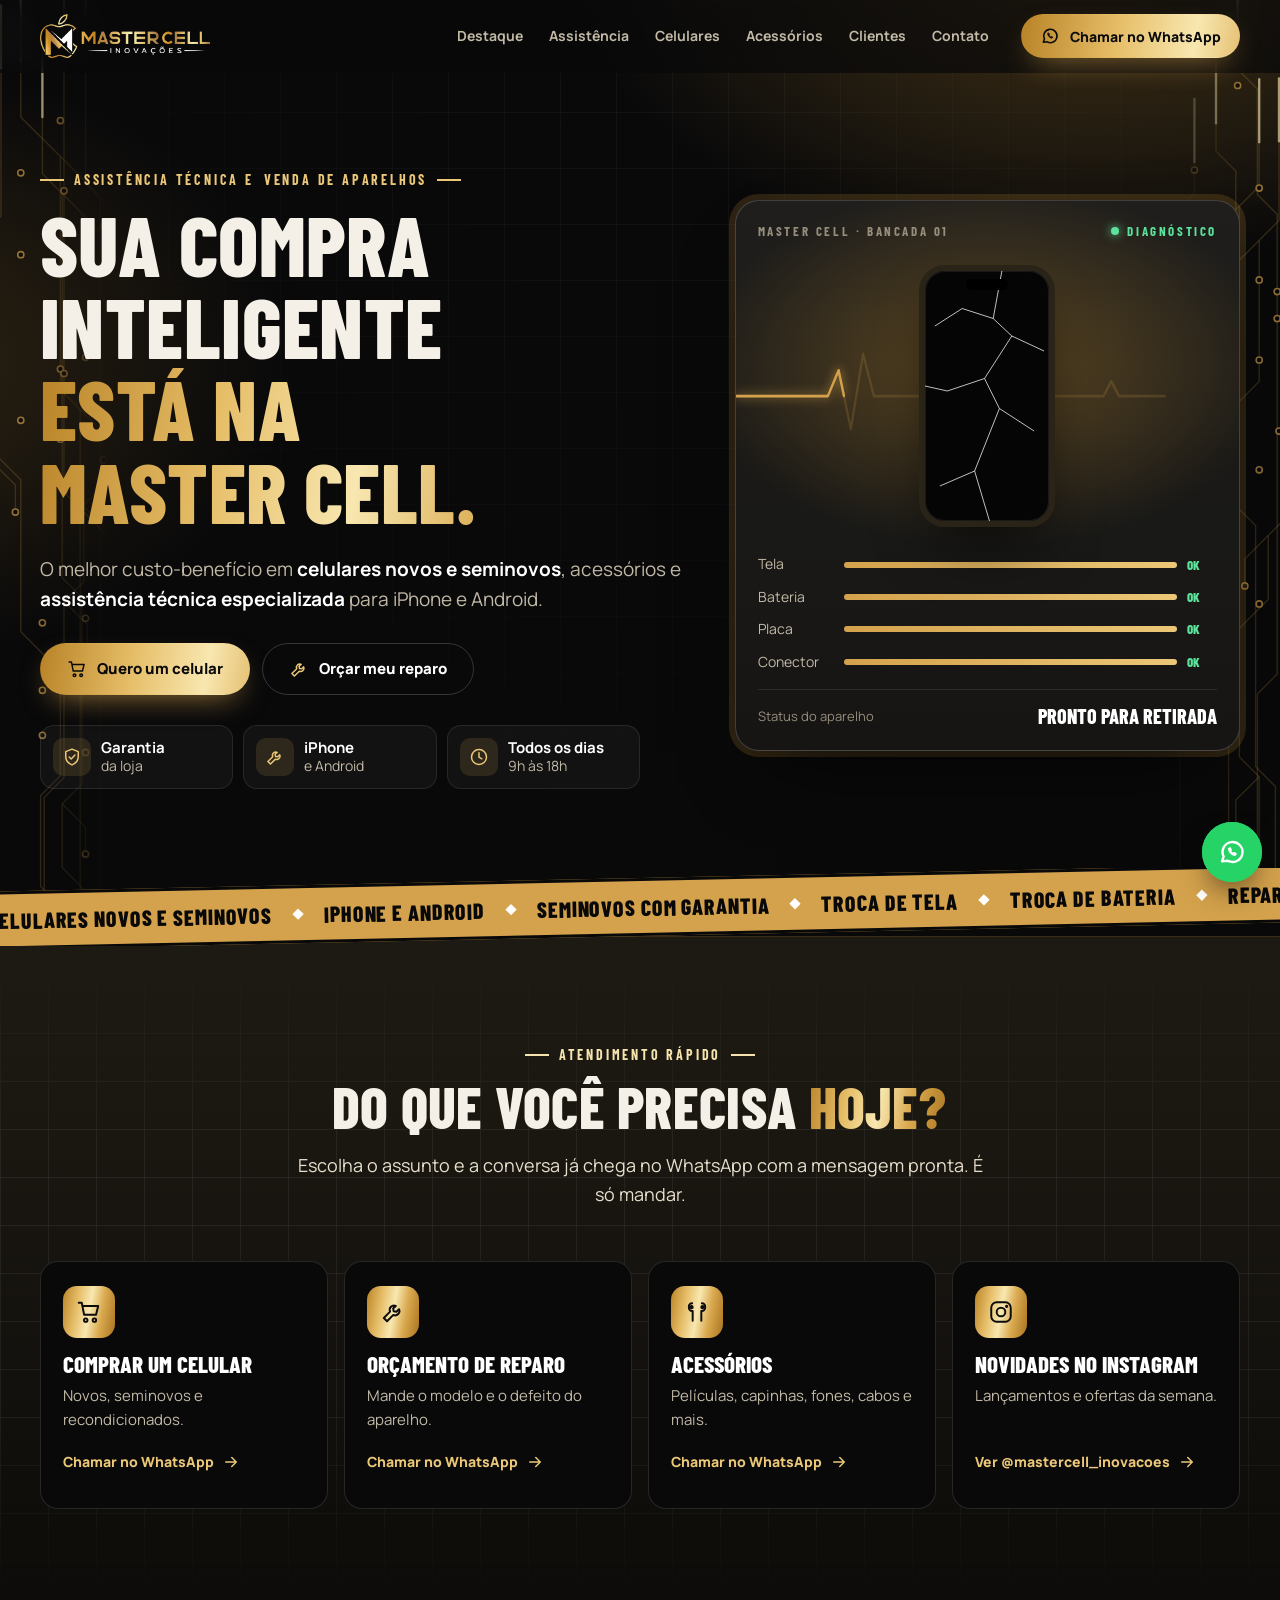
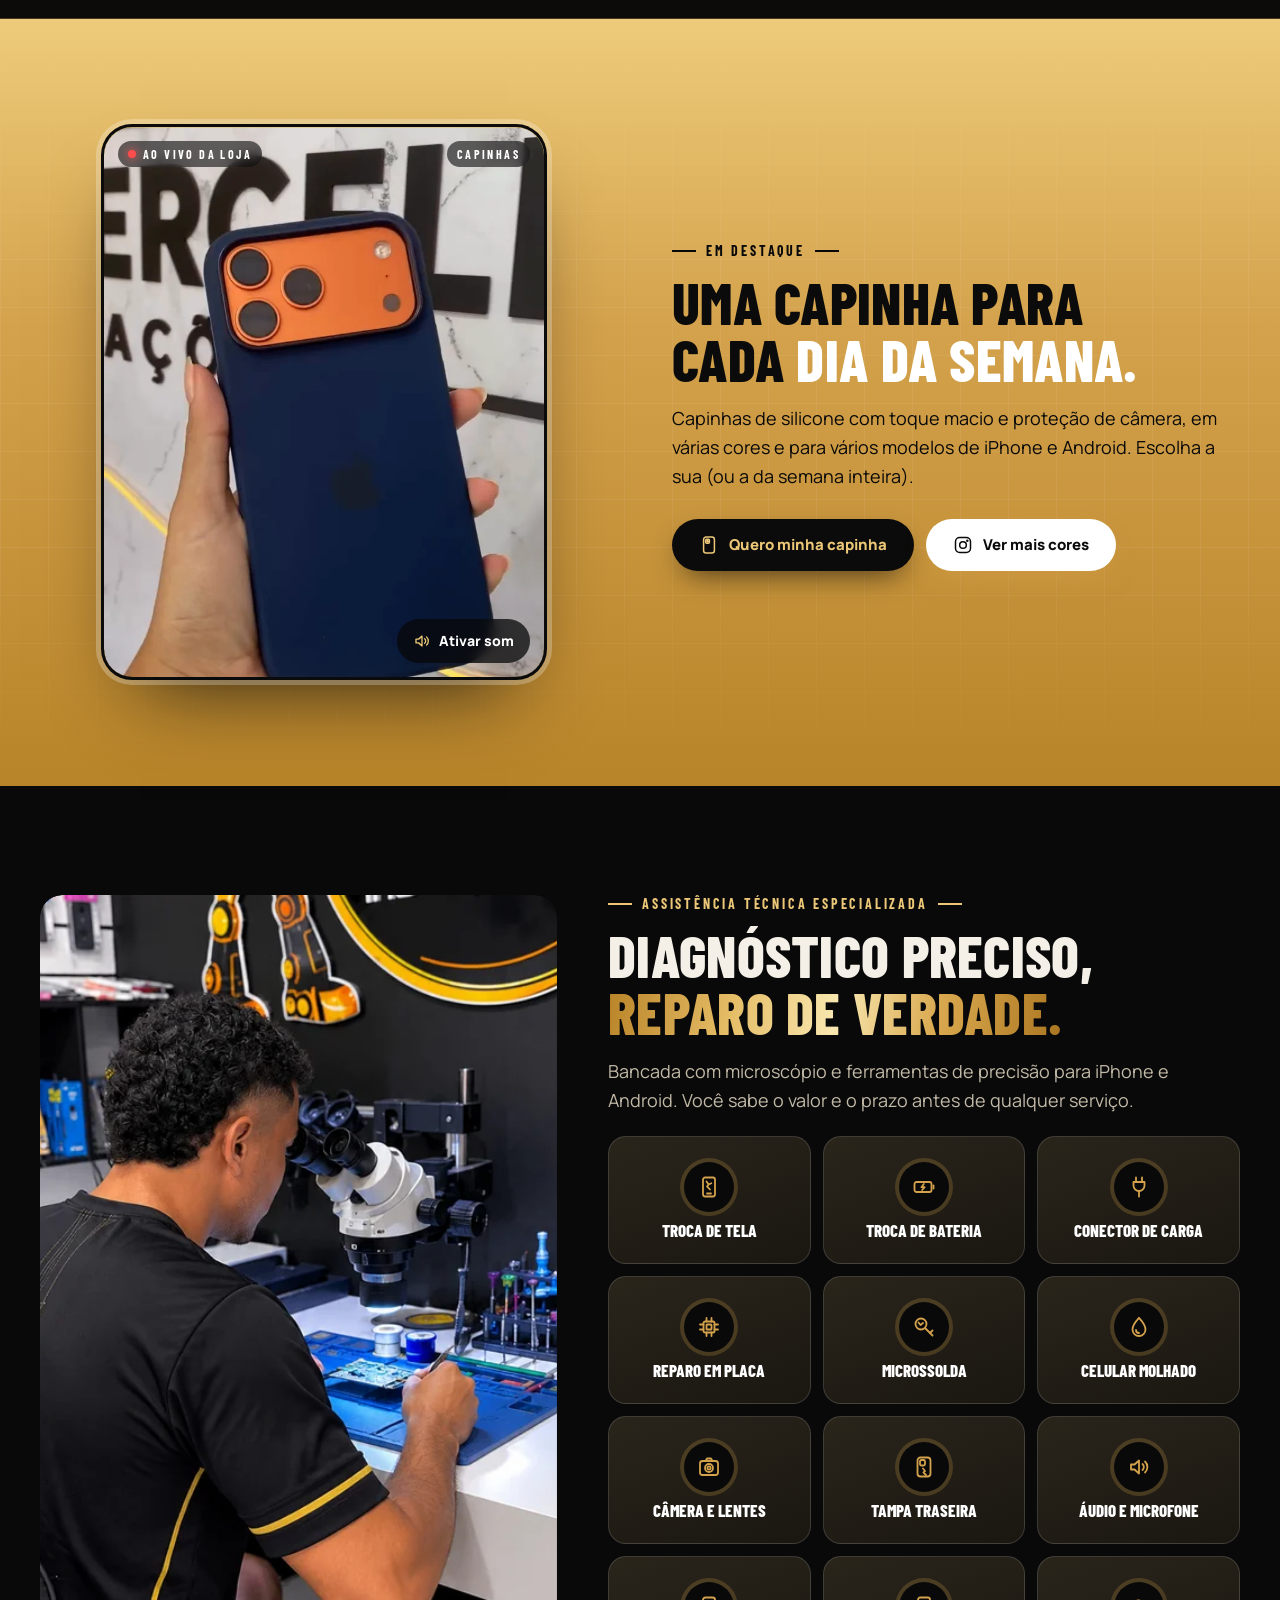
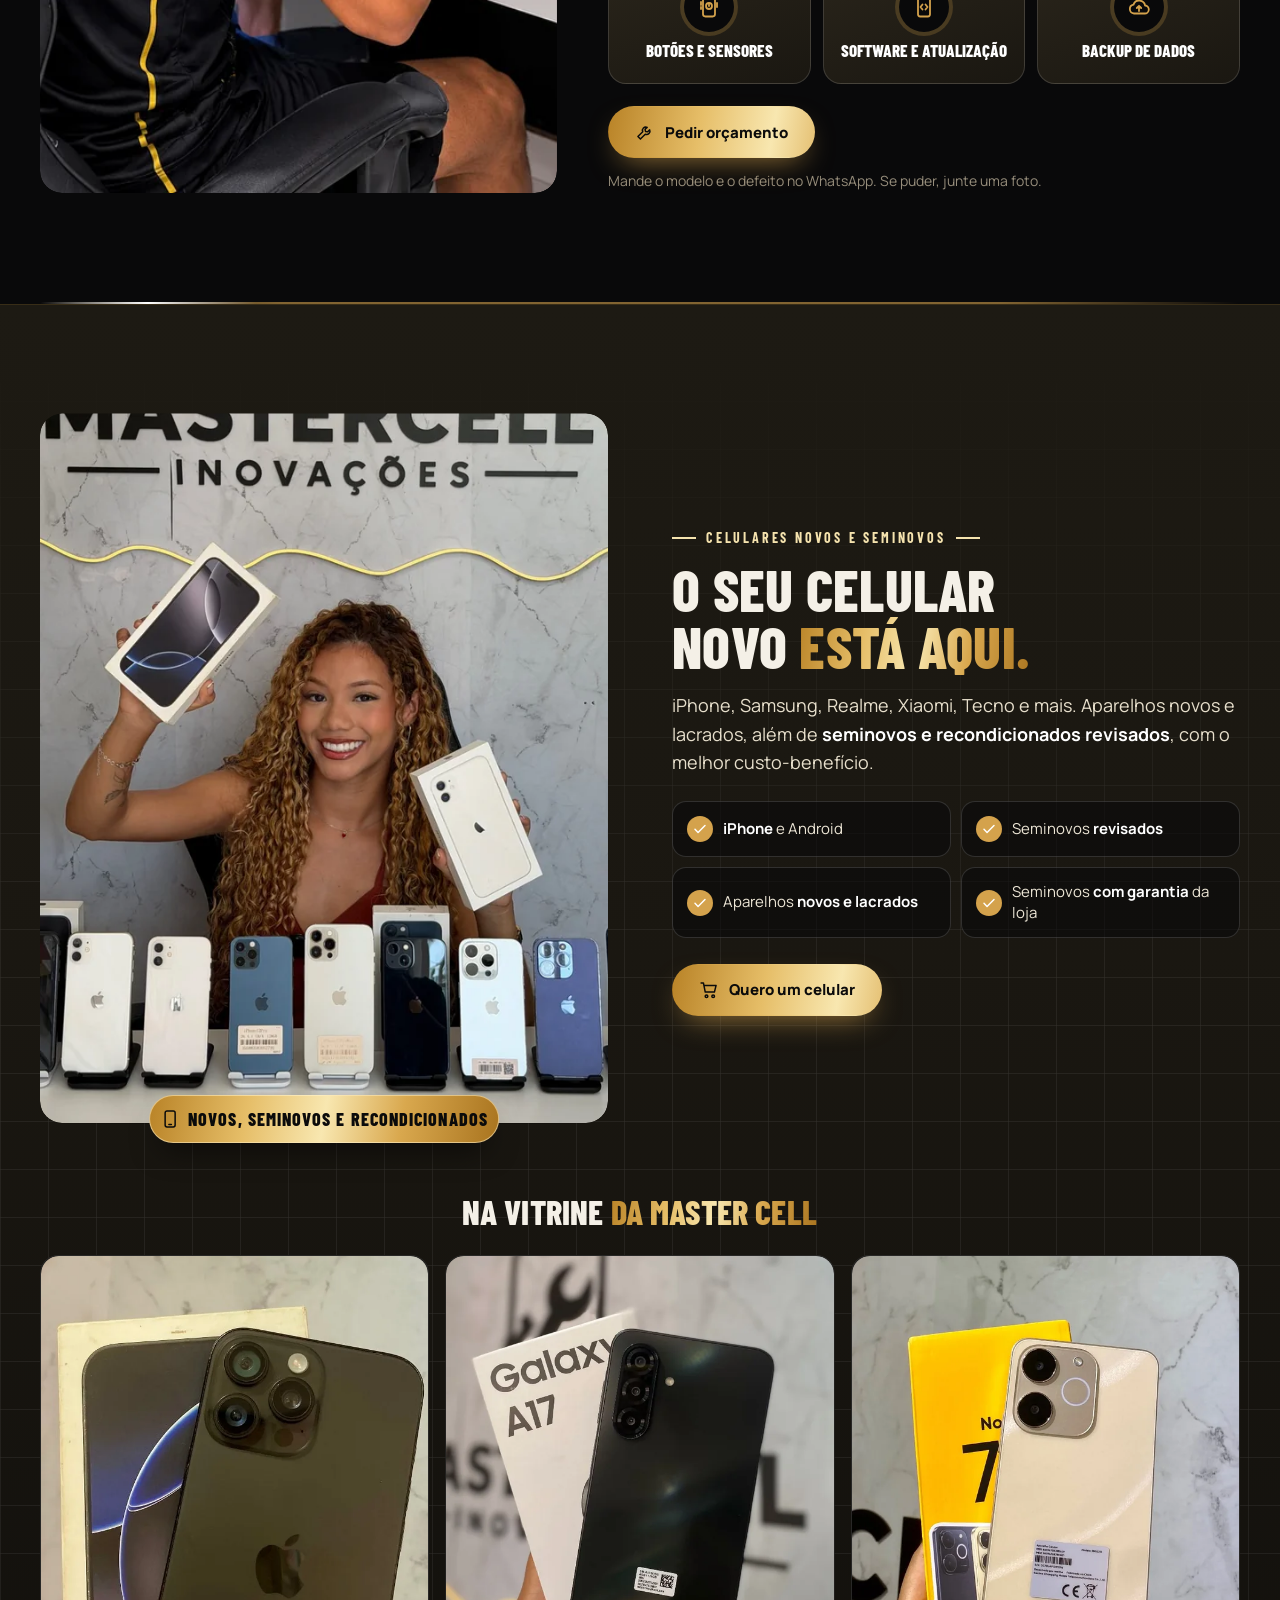
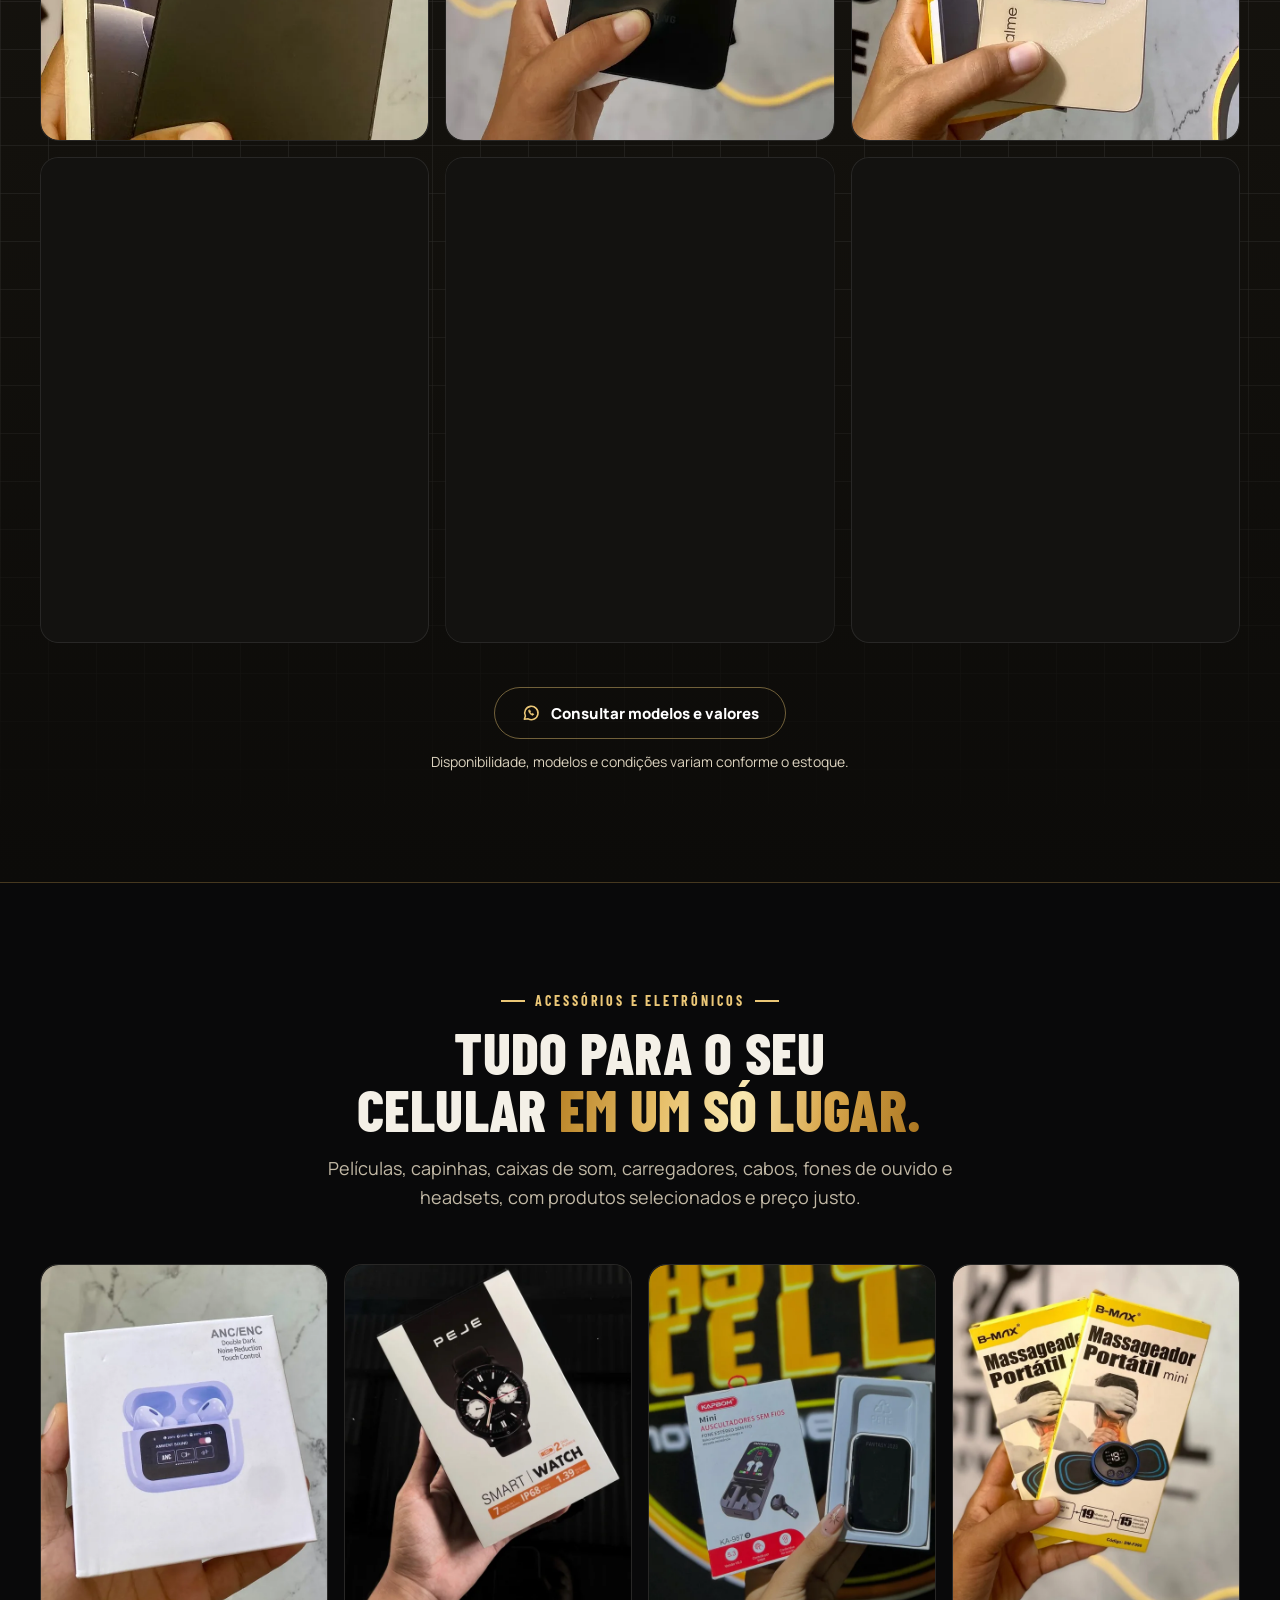
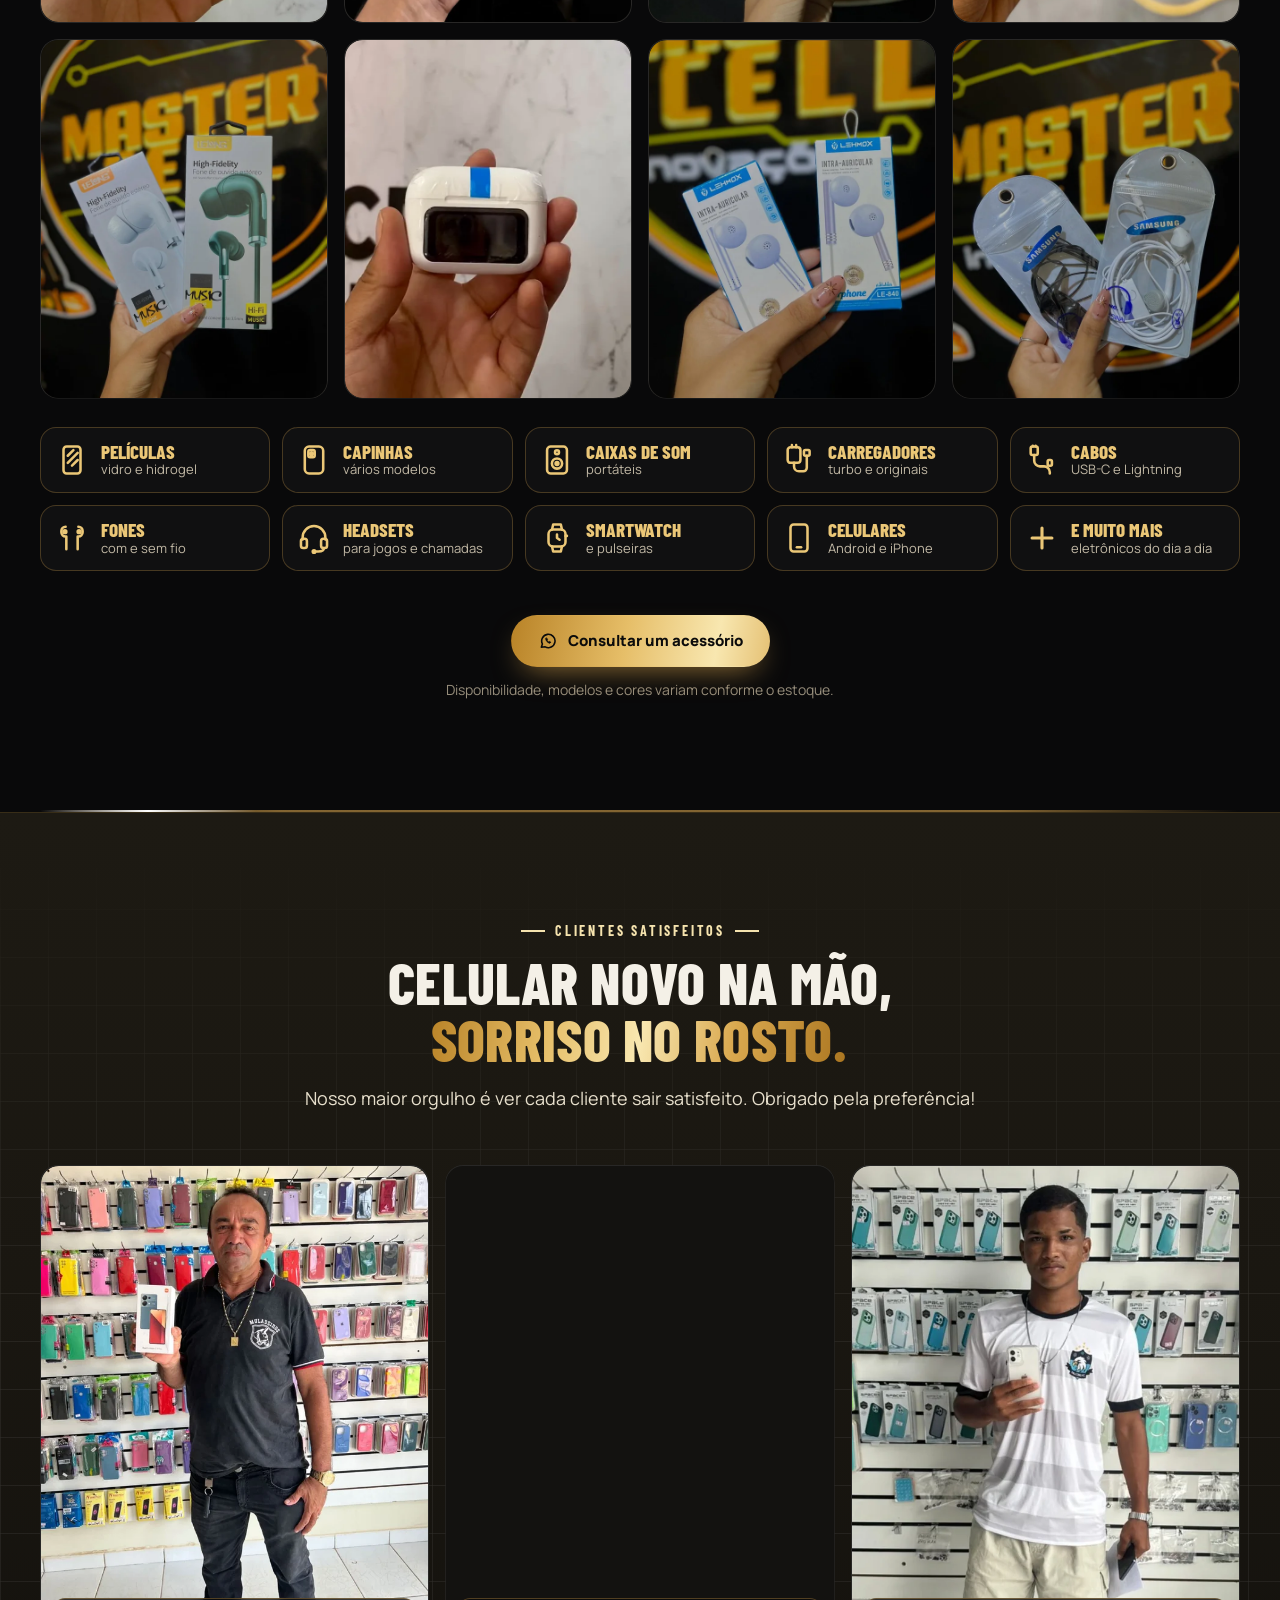
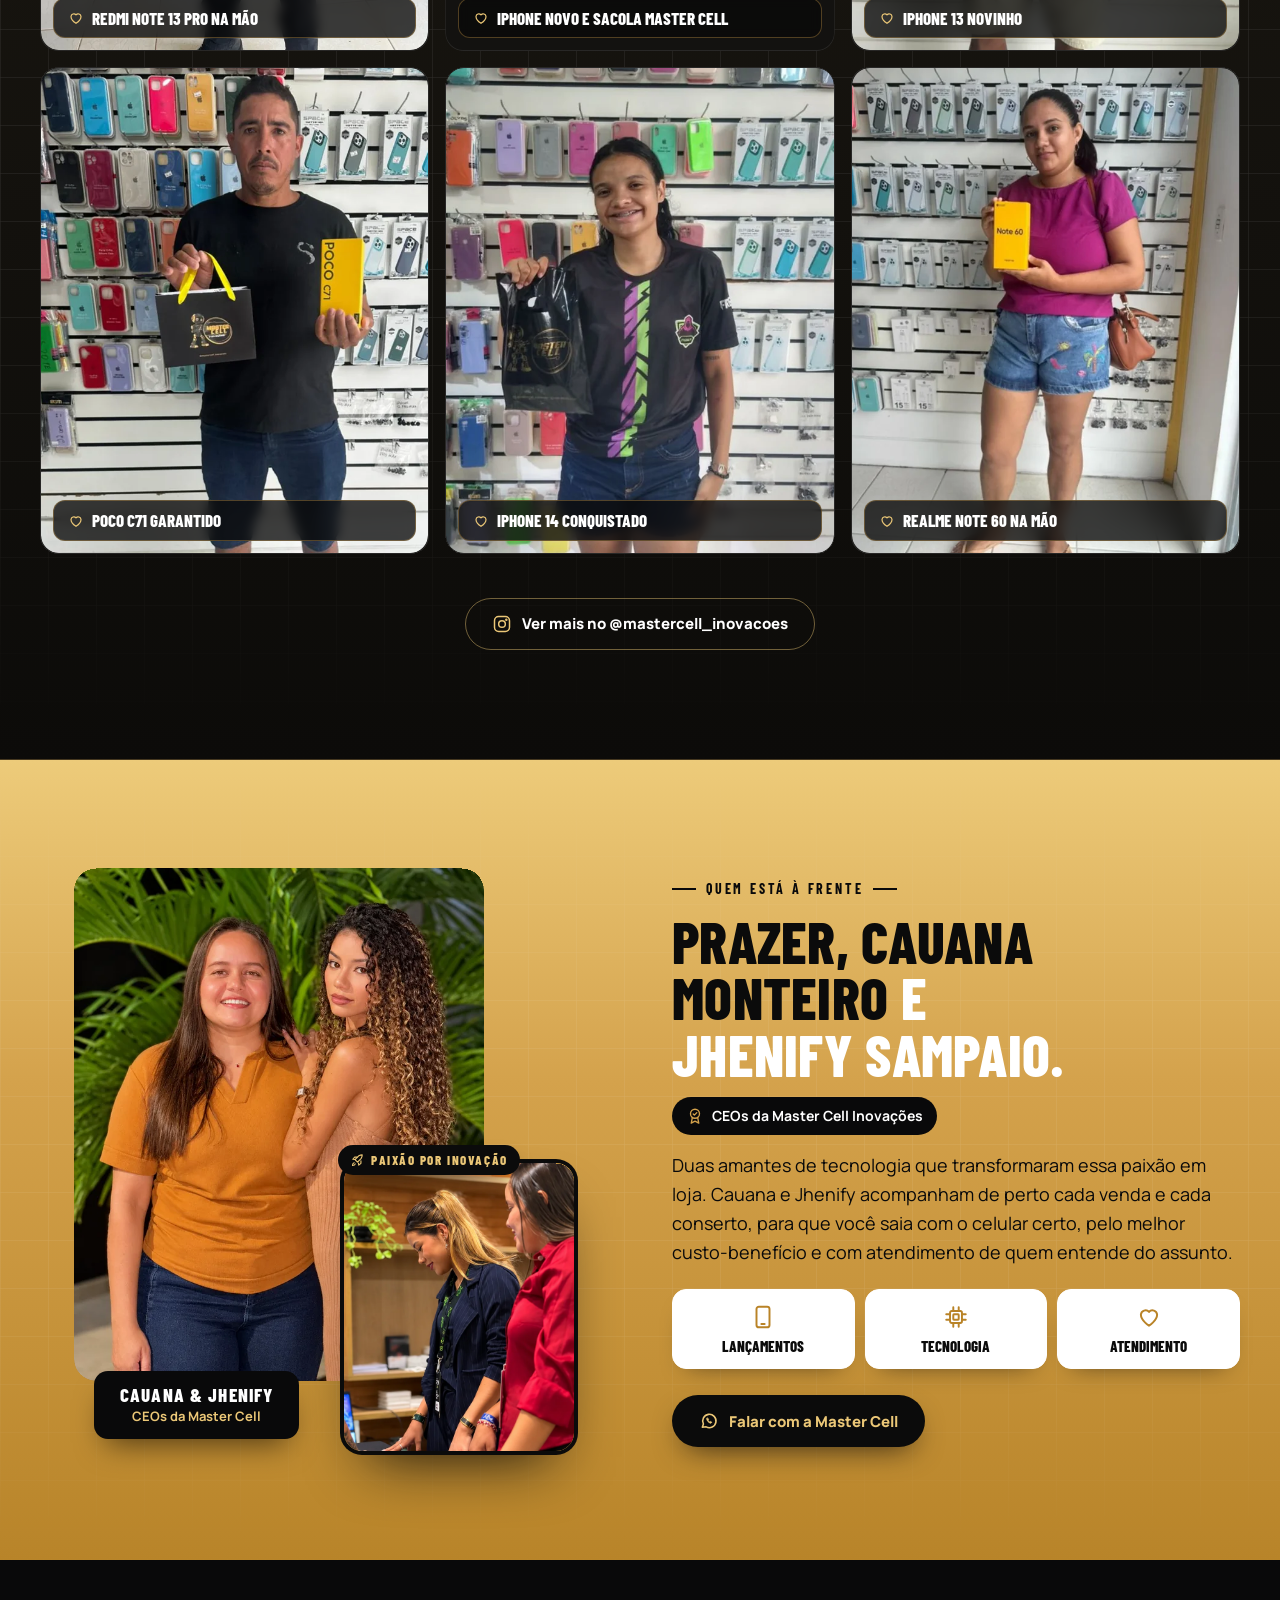
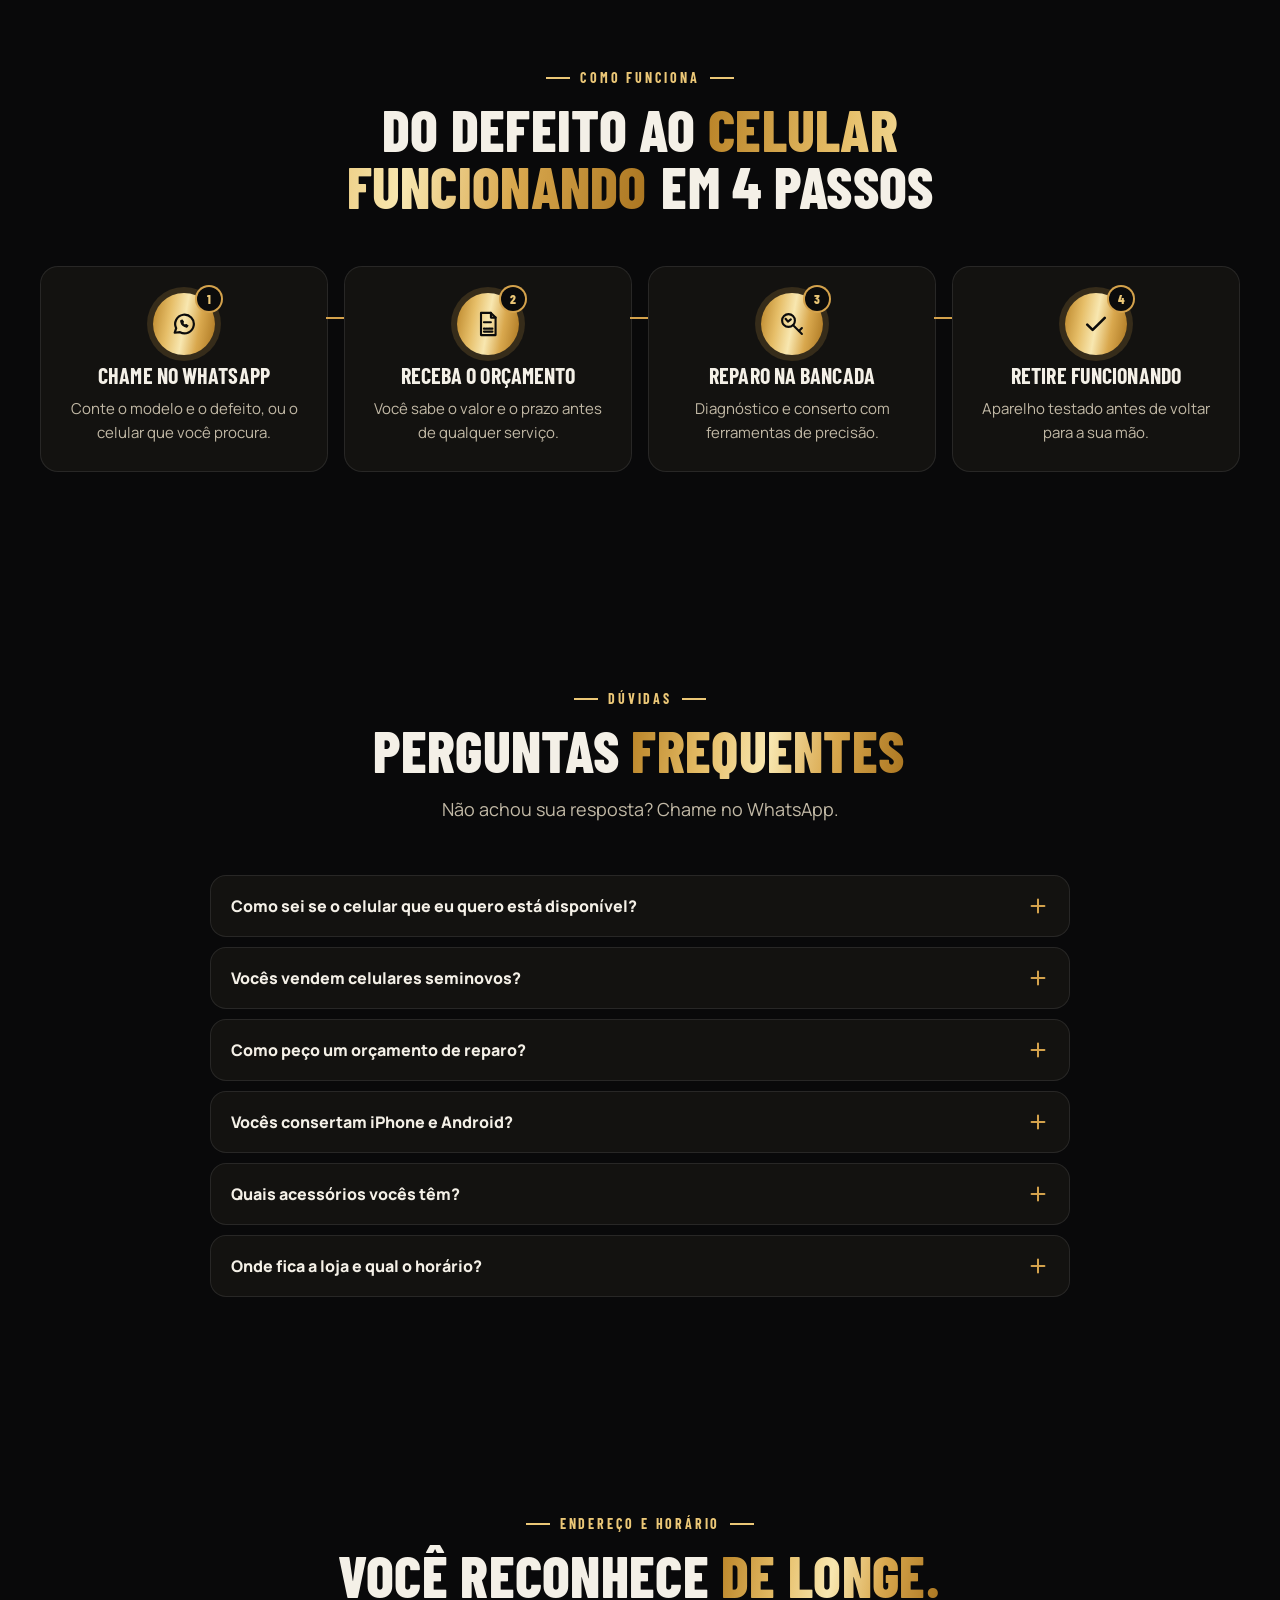
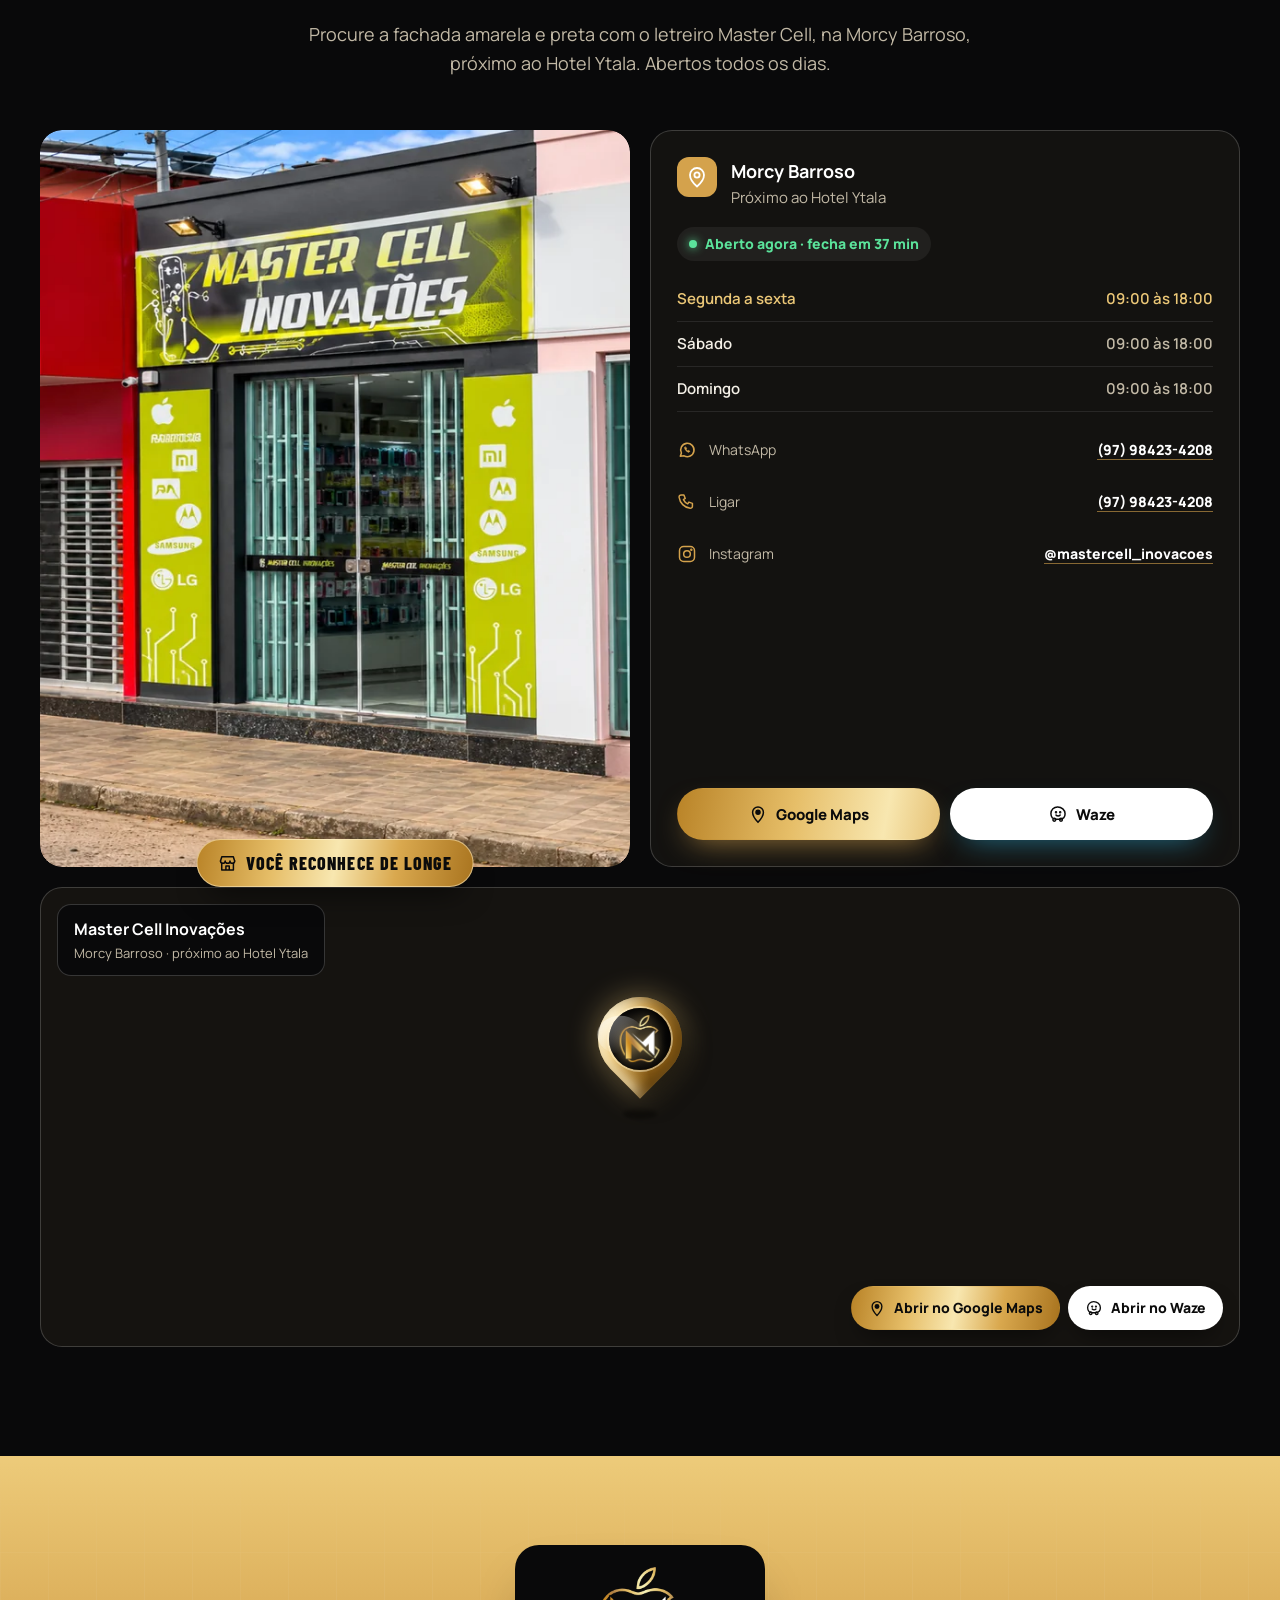
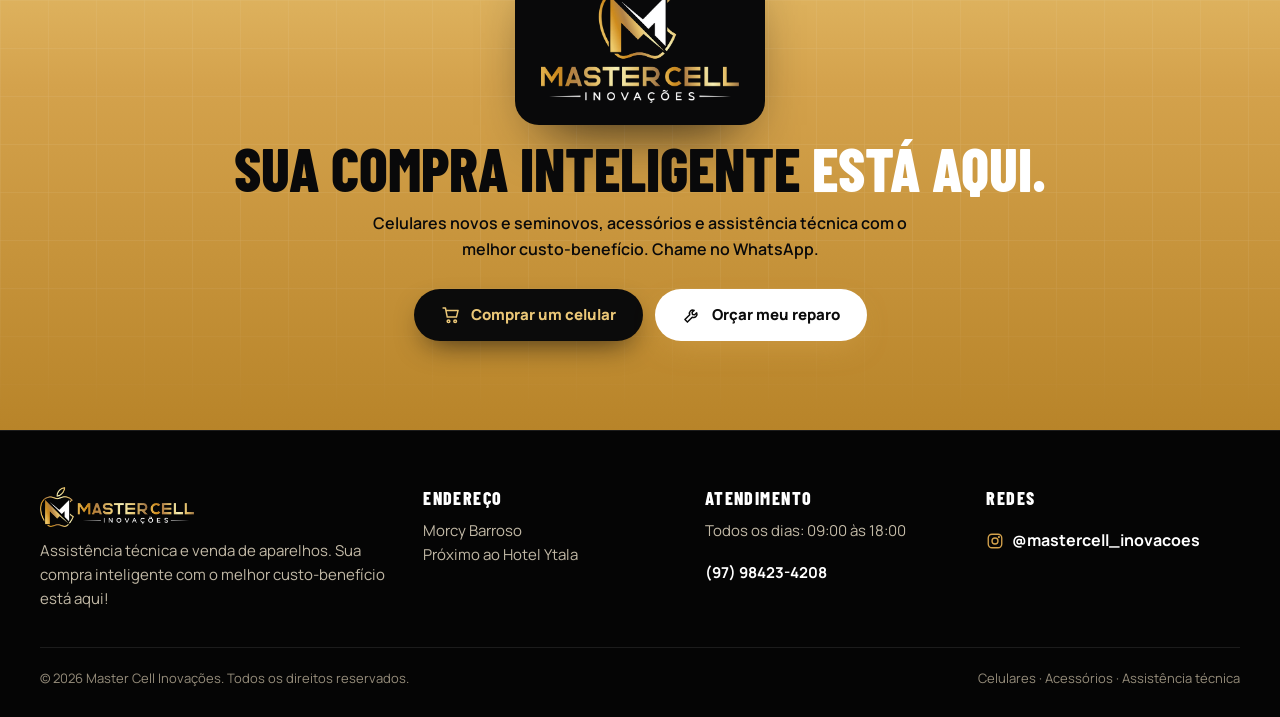
<file: index.html>
<!doctype html>
<html lang="pt-BR">
<head>
<meta charset="utf-8">
<meta name="viewport" content="width=device-width, initial-scale=1, viewport-fit=cover">
<!--
  SEO: URL DO SITE
  "https://TROCAR-PELO-LINK-DO-VERCEL.vercel.app" é um marcador. Ele é trocado automaticamente
  no deploy pelo script scripts/build.mjs (constante SITE_URL), usando o link de produção do Vercel.
-->
<title>Master Cell Inovações | Celulares, acessórios e assistência técnica</title>
<meta name="description" content="Celulares novos e seminovos com garantia, acessórios e assistência técnica para iPhone e Android. Todos os dias, das 9h às 18h.">
<meta name="robots" content="index, follow, max-image-preview:large">
<link rel="canonical" href="https://TROCAR-PELO-LINK-DO-VERCEL.vercel.app/">

<link rel="icon" href="/favicon.ico" sizes="32x32">
<link rel="icon" href="/favicon.svg" type="image/svg+xml">
<link rel="apple-touch-icon" sizes="180x180" href="/apple-touch-icon.png">
<link rel="manifest" href="/site.webmanifest">
<meta name="theme-color" content="#09090A">

<meta property="og:type" content="website">
<meta property="og:locale" content="pt_BR">
<meta property="og:site_name" content="Master Cell Inovações">
<meta property="og:title" content="Master Cell Inovações | Celulares, acessórios e assistência técnica">
<meta property="og:description" content="Sua compra inteligente com o melhor custo-benefício está aqui. Celulares novos e seminovos, acessórios e assistência técnica.">
<meta property="og:url" content="https://TROCAR-PELO-LINK-DO-VERCEL.vercel.app/">
<meta property="og:image" content="https://TROCAR-PELO-LINK-DO-VERCEL.vercel.app/og-image.jpg">
<meta property="og:image:width" content="1200">
<meta property="og:image:height" content="630">
<meta property="og:image:alt" content="Logo dourado da Master Cell Inovações sobre fundo preto com linhas de circuito">
<meta name="twitter:card" content="summary_large_image">
<meta name="twitter:title" content="Master Cell Inovações | Celulares, acessórios e assistência técnica">
<meta name="twitter:description" content="Celulares novos e seminovos, acessórios e assistência técnica para iPhone e Android.">
<meta name="twitter:image" content="https://TROCAR-PELO-LINK-DO-VERCEL.vercel.app/og-image.jpg">

<link rel="preconnect" href="https://fonts.googleapis.com">
<link rel="preconnect" href="https://fonts.gstatic.com" crossorigin>
<link rel="stylesheet" href="https://fonts.googleapis.com/css2?family=Barlow+Condensed:ital,wght@0,600;0,700;0,800;1,700;1,800&family=Manrope:wght@400;500;600;700;800&display=swap">

<script type="application/ld+json">
{
  "@context": "https://schema.org",
  "@type": "MobilePhoneStore",
  "@id": "https://TROCAR-PELO-LINK-DO-VERCEL.vercel.app/#loja",
  "name": "Master Cell Inovações",
  "slogan": "Sua compra inteligente com o melhor custo-benefício está aqui!",
  "url": "https://TROCAR-PELO-LINK-DO-VERCEL.vercel.app/",
  "logo": "https://TROCAR-PELO-LINK-DO-VERCEL.vercel.app/icon-512.png",
  "image": "https://TROCAR-PELO-LINK-DO-VERCEL.vercel.app/assets/fotos/celulares.webp",
  "description": "Assistência técnica e venda de aparelhos: celulares novos, seminovos e recondicionados, acessórios e conserto de iPhone e Android.",
  "telephone": "+55 97 98423-4208",
  "address": {"@type": "PostalAddress", "streetAddress": "Morcy Barroso, próximo ao Hotel Ytala", "addressCountry": "BR"},
  "openingHoursSpecification": [
    {"@type": "OpeningHoursSpecification", "dayOfWeek": ["Monday","Tuesday","Wednesday","Thursday","Friday","Saturday","Sunday"], "opens": "09:00", "closes": "18:00"}
  ],
  "founder": [{"@type": "Person", "name": "Cauana Monteiro", "jobTitle": "CEO"}, {"@type": "Person", "name": "Jhenify Sampaio", "jobTitle": "CEO"}],
  "sameAs": ["https://www.instagram.com/mastercell_inovacoes/"]
}
</script>
<!-- TODO (opcional): acrescente a cidade ("addressLocality"), o estado ("addressRegion") e o CEP ("postalCode") em "address" quando tiver. -->
<link rel="preload" href="assets/img/logo-h.webp" as="image" fetchpriority="high">
<link rel="stylesheet" href="assets/style.css">
</head>
<body>
<a class="skip" href="#inicio">Pular para o conteúdo</a>
<svg width="0" height="0" style="position:absolute" aria-hidden="true">
  <defs>
    <symbol id="i-chat" viewBox="0 0 24 24" fill="none" stroke="currentColor" stroke-width="1.9" stroke-linecap="round" stroke-linejoin="round"><path d="M4 19.5l1.3-3.9A8 8 0 1 1 8.6 19z"/><path d="M9.2 9.3c.2 2.6 2.4 4.9 5.2 5.4l1-1.2-1.6-1-1 .6a3.6 3.6 0 0 1-1.9-1.9l.6-1-1-1.6z" fill="currentColor" stroke-width="1"/></symbol>
    <symbol id="i-screen" viewBox="0 0 24 24" fill="none" stroke="currentColor" stroke-width="1.8" stroke-linecap="round" stroke-linejoin="round"><rect x="6" y="2.5" width="12" height="19" rx="2.2"/><path d="M10 18.5h4"/><path d="M9.5 6.5l2.2 3-1.7 1.8 3 3.2M11.7 9.5l2.6-1.2"/></symbol>
    <symbol id="i-battery" viewBox="0 0 24 24" fill="none" stroke="currentColor" stroke-width="1.8" stroke-linecap="round" stroke-linejoin="round"><rect x="2.5" y="7" width="17" height="10" rx="2"/><path d="M21.5 10.5v3"/><path d="M11.8 9l-2.4 3.2h3.2L10.2 15"/></symbol>
    <symbol id="i-plug" viewBox="0 0 24 24" fill="none" stroke="currentColor" stroke-width="1.8" stroke-linecap="round" stroke-linejoin="round"><path d="M9 2.5v4.5M15 2.5v4.5"/><path d="M6.5 7h11v3.5a5.5 5.5 0 0 1-11 0z"/><path d="M12 16v5.5"/></symbol>
    <symbol id="i-tool" viewBox="0 0 24 24" fill="none" stroke="currentColor" stroke-width="1.8" stroke-linecap="round" stroke-linejoin="round"><path d="M14.6 6.4a4 4 0 0 0-5.3 5.3L3.5 17.5l3 3 5.8-5.8a4 4 0 0 0 5.3-5.3l-2.4 2.4-2.6-.5-.5-2.6z"/></symbol>
    <symbol id="i-micro" viewBox="0 0 24 24" fill="none" stroke="currentColor" stroke-width="1.8" stroke-linecap="round" stroke-linejoin="round"><circle cx="9" cy="9" r="5.5"/><path d="M6.5 7.5l2 2.5 2.5-2"/><path d="M13 13l7.5 7.5"/><path d="M18 18l2.5-2.5"/></symbol>
    <symbol id="i-case" viewBox="0 0 24 24" fill="none" stroke="currentColor" stroke-width="1.8" stroke-linecap="round" stroke-linejoin="round"><rect x="5.5" y="2.5" width="13" height="19" rx="3"/><rect x="8" y="5" width="4.5" height="5" rx="1.2"/><circle cx="10.25" cy="7.5" r=".9"/></symbol>
    <symbol id="i-film" viewBox="0 0 24 24" fill="none" stroke="currentColor" stroke-width="1.8" stroke-linecap="round" stroke-linejoin="round"><rect x="6" y="2.5" width="12" height="19" rx="2.2"/><path d="M9 9l4-4M9 14l7-7M12 16l4-4"/></symbol>
    <symbol id="i-charger" viewBox="0 0 24 24" fill="none" stroke="currentColor" stroke-width="1.8" stroke-linecap="round" stroke-linejoin="round"><rect x="4" y="3" width="9" height="11" rx="2"/><path d="M7 3V1.5M10 3V1.5"/><path d="M8.5 14v2.5a3.5 3.5 0 0 0 3.5 3.5h3a2.5 2.5 0 0 0 2.5-2.5V9"/><rect x="15.5" y="5" width="4" height="4" rx="1"/></symbol>
    <symbol id="i-cash" viewBox="0 0 24 24" fill="none" stroke="currentColor" stroke-width="1.8" stroke-linecap="round" stroke-linejoin="round"><rect x="2.5" y="6" width="19" height="12" rx="1.6"/><circle cx="12" cy="12" r="2.8"/><path d="M6 9.5v5M18 9.5v5"/></symbol>
    <symbol id="i-shield" viewBox="0 0 24 24" fill="none" stroke="currentColor" stroke-width="1.8" stroke-linecap="round" stroke-linejoin="round"><path d="M12 2.5l7.5 3v5.6c0 4.6-3.1 8.6-7.5 10.4-4.4-1.8-7.5-5.8-7.5-10.4V5.5z"/><path d="M8.6 12l2.4 2.4 4.6-4.8"/></symbol>
    <symbol id="i-clock" viewBox="0 0 24 24" fill="none" stroke="currentColor" stroke-width="1.8" stroke-linecap="round" stroke-linejoin="round"><circle cx="12" cy="12" r="9"/><path d="M12 7v5.2l3.4 2"/></symbol>
    <symbol id="i-bolt" viewBox="0 0 24 24" fill="none" stroke="currentColor" stroke-width="1.8" stroke-linecap="round" stroke-linejoin="round"><path d="M13.5 2.5L5 13.5h6l-1 8 8.5-11h-6z"/></symbol>
    <symbol id="i-drop" viewBox="0 0 24 24" fill="none" stroke="currentColor" stroke-width="1.8" stroke-linecap="round" stroke-linejoin="round"><path d="M12 2.8s6.5 7 6.5 11.7a6.5 6.5 0 0 1-13 0C5.5 9.8 12 2.8 12 2.8z"/><path d="M9 15a3 3 0 0 0 3 3"/></symbol>
    <symbol id="i-pin" viewBox="0 0 24 24" fill="none" stroke="currentColor" stroke-width="1.8" stroke-linecap="round" stroke-linejoin="round"><path d="M12 21.5s-7-6.1-7-11.5a7 7 0 0 1 14 0c0 5.4-7 11.5-7 11.5z"/><circle cx="12" cy="10" r="2.6"/></symbol>
    <symbol id="i-phone" viewBox="0 0 24 24" fill="none" stroke="currentColor" stroke-width="1.8" stroke-linecap="round" stroke-linejoin="round"><path d="M5 3.5h3.3l1.6 4.2-2.2 1.4a11 11 0 0 0 5.2 5.2l1.4-2.2 4.2 1.6V17a2.5 2.5 0 0 1-2.7 2.5A15.3 15.3 0 0 1 2.5 6.2 2.5 2.5 0 0 1 5 3.5z"/></symbol>
    <symbol id="i-check" viewBox="0 0 24 24" fill="none" stroke="currentColor" stroke-width="2.2" stroke-linecap="round" stroke-linejoin="round"><path d="M4.5 12.5l4.6 4.6L19.5 6.8"/></symbol>
    <symbol id="i-arrow" viewBox="0 0 24 24" fill="none" stroke="currentColor" stroke-width="2" stroke-linecap="round" stroke-linejoin="round"><path d="M5 12h13M13 6l6 6-6 6"/></symbol>
    <symbol id="i-store" viewBox="0 0 24 24" fill="none" stroke="currentColor" stroke-width="1.8" stroke-linecap="round" stroke-linejoin="round"><path d="M3.5 9.5l1.6-5h13.8l1.6 5"/><path d="M3.5 9.5a2.8 2.8 0 0 0 5.6 0 2.9 2.9 0 0 0 5.8 0 2.8 2.8 0 0 0 5.6 0"/><path d="M5 12v8.5h14V12M10 20.5v-5h4v5"/></symbol>
    <symbol id="i-cam" viewBox="0 0 24 24" fill="none" stroke="currentColor" stroke-width="1.8" stroke-linecap="round" stroke-linejoin="round"><rect x="3" y="3" width="18" height="18" rx="5"/><circle cx="12" cy="12" r="4"/><circle cx="17.2" cy="6.8" r=".6" fill="currentColor"/></symbol>
    <symbol id="i-fb" viewBox="0 0 24 24" fill="none" stroke="currentColor" stroke-width="1.8" stroke-linecap="round" stroke-linejoin="round"><rect x="3" y="3" width="18" height="18" rx="5"/><path d="M15.5 7.5h-2a2.5 2.5 0 0 0-2.5 2.5v11M9 13h6"/></symbol>
    <symbol id="i-plus" viewBox="0 0 24 24" fill="none" stroke="currentColor" stroke-width="2.2" stroke-linecap="round"><path d="M12 5v14M5 12h14"/></symbol>
    <symbol id="i-medal" viewBox="0 0 24 24" fill="none" stroke="currentColor" stroke-width="1.8" stroke-linecap="round" stroke-linejoin="round"><circle cx="12" cy="9" r="6"/><path d="M8.5 13.8L7 21.5l5-2.6 5 2.6-1.5-7.7"/><path d="M9.6 9.2l1.6 1.6 3.2-3.3"/></symbol>
    <symbol id="i-trophy" viewBox="0 0 24 24" fill="none" stroke="currentColor" stroke-width="1.8" stroke-linecap="round" stroke-linejoin="round"><path d="M7 3.5h10v5a5 5 0 0 1-10 0z"/><path d="M7 5.5H4a3 3 0 0 0 3 4M17 5.5h3a3 3 0 0 1-3 4"/><path d="M12 13.5v4M8 21h8M9 21v-1.5a3 3 0 0 1 6 0V21"/></symbol>
    <symbol id="i-star" viewBox="0 0 24 24" fill="currentColor"><path d="M12 2.8l2.8 5.8 6.3.9-4.6 4.4 1.1 6.3L12 17.2l-5.6 3 1.1-6.3L2.9 9.5l6.3-.9z"/></symbol>
    <symbol id="i-heart" viewBox="0 0 24 24" fill="none" stroke="currentColor" stroke-width="1.8" stroke-linecap="round" stroke-linejoin="round"><path d="M12 20s-7.5-4.6-7.5-10.2A4.3 4.3 0 0 1 12 7.3a4.3 4.3 0 0 1 7.5 2.5C19.5 15.4 12 20 12 20z"/></symbol>
    <symbol id="i-speaker" viewBox="0 0 24 24" fill="none" stroke="currentColor" stroke-width="1.8" stroke-linecap="round" stroke-linejoin="round"><rect x="5" y="2.5" width="14" height="19" rx="2.5"/><circle cx="12" cy="14.5" r="3.6"/><circle cx="12" cy="14.5" r="1" fill="currentColor"/><circle cx="12" cy="6.5" r="1.4"/></symbol>
    <symbol id="i-chip" viewBox="0 0 24 24" fill="none" stroke="currentColor" stroke-width="1.8" stroke-linecap="round" stroke-linejoin="round"><rect x="6.5" y="6.5" width="11" height="11" rx="1.6"/><rect x="9.5" y="9.5" width="5" height="5" rx=".6"/><path d="M9.5 3v3.5M14.5 3v3.5M9.5 17.5V21M14.5 17.5V21M3 9.5h3.5M3 14.5h3.5M17.5 9.5H21M17.5 14.5H21"/></symbol>
    <symbol id="i-phone2" viewBox="0 0 24 24" fill="none" stroke="currentColor" stroke-width="1.8" stroke-linecap="round" stroke-linejoin="round"><rect x="6" y="2.5" width="12" height="19" rx="2.2"/><path d="M10.5 18.5h3"/></symbol>
    <symbol id="i-tablet" viewBox="0 0 24 24" fill="none" stroke="currentColor" stroke-width="1.8" stroke-linecap="round" stroke-linejoin="round"><rect x="3.5" y="2.5" width="17" height="19" rx="2.4"/><path d="M10.5 18.5h3"/></symbol>
    <symbol id="i-lens" viewBox="0 0 24 24" fill="none" stroke="currentColor" stroke-width="1.8" stroke-linecap="round" stroke-linejoin="round"><rect x="3" y="6" width="18" height="14" rx="2.5"/><path d="M8.5 6l1.5-2.5h4L15.5 6"/><circle cx="12" cy="13" r="4"/><circle cx="12" cy="13" r="1.6"/></symbol>
    <symbol id="i-back" viewBox="0 0 24 24" fill="none" stroke="currentColor" stroke-width="1.8" stroke-linecap="round" stroke-linejoin="round"><rect x="5.5" y="2.5" width="13" height="19" rx="3"/><rect x="8" y="5" width="5" height="5.5" rx="1.5"/><path d="M11 13.5l2 2.5-1.5 1.5 2.5 2.5"/></symbol>
    <symbol id="i-sound" viewBox="0 0 24 24" fill="none" stroke="currentColor" stroke-width="1.8" stroke-linecap="round" stroke-linejoin="round"><path d="M4 9.5h3.5L12 5.5v13l-4.5-4H4z"/><path d="M15.5 9a4 4 0 0 1 0 6M18 6.5a7.5 7.5 0 0 1 0 11"/></symbol>
    <symbol id="i-code" viewBox="0 0 24 24" fill="none" stroke="currentColor" stroke-width="1.8" stroke-linecap="round" stroke-linejoin="round"><rect x="6" y="2.5" width="12" height="19" rx="2.2"/><path d="M10.5 9.5l-2 2.5 2 2.5M13.5 9.5l2 2.5-2 2.5"/></symbol>
    <symbol id="i-bottle" viewBox="0 0 24 24" fill="none" stroke="currentColor" stroke-width="1.8" stroke-linecap="round" stroke-linejoin="round"><path d="M10 2.5h4v3h-4z"/><path d="M10 5.5c-2 1.3-3 3-3 5.2v9a1.8 1.8 0 0 0 1.8 1.8h6.4a1.8 1.8 0 0 0 1.8-1.8v-9c0-2.2-1-3.9-3-5.2"/><path d="M7 12h10"/></symbol>
    <symbol id="i-perfume" viewBox="0 0 24 24" fill="none" stroke="currentColor" stroke-width="1.8" stroke-linecap="round" stroke-linejoin="round"><rect x="10" y="2.5" width="4" height="3.5" rx=".6"/><path d="M9 6h6l.5 3H8.5z"/><rect x="5" y="9" width="14" height="12.5" rx="2.5"/><path d="M8.5 14h7"/></symbol>
    <symbol id="i-game" viewBox="0 0 24 24" fill="none" stroke="currentColor" stroke-width="1.8" stroke-linecap="round" stroke-linejoin="round"><path d="M7 8h10a4.5 4.5 0 0 1 4.4 3.6l.7 3.8a2.6 2.6 0 0 1-4.5 2.2L15.4 15H8.6l-2.2 2.6a2.6 2.6 0 0 1-4.5-2.2l.7-3.8A4.5 4.5 0 0 1 7 8z"/><path d="M7.5 10.6v2.8M6.1 12h2.8"/><circle cx="15.8" cy="11" r=".6" fill="currentColor"/><circle cx="17.6" cy="12.8" r=".6" fill="currentColor"/></symbol>
    <symbol id="i-headset" viewBox="0 0 24 24" fill="none" stroke="currentColor" stroke-width="1.8" stroke-linecap="round" stroke-linejoin="round"><path d="M4 14v-2a8 8 0 0 1 16 0v2"/><rect x="3" y="14" width="4.5" height="6.5" rx="1.6"/><rect x="16.5" y="14" width="4.5" height="6.5" rx="1.6"/></symbol>
    <symbol id="i-lock" viewBox="0 0 24 24" fill="none" stroke="currentColor" stroke-width="1.8" stroke-linecap="round" stroke-linejoin="round"><rect x="4.5" y="10.5" width="15" height="11" rx="2"/><path d="M8 10.5V7.5a4 4 0 0 1 8 0v3"/><circle cx="12" cy="16" r="1.4"/></symbol>
    <symbol id="i-cart" viewBox="0 0 24 24" fill="none" stroke="currentColor" stroke-width="1.8" stroke-linecap="round" stroke-linejoin="round"><path d="M2.5 3.5h2.8l2.2 11h11l2-8H6.3"/><circle cx="9" cy="19.5" r="1.6"/><circle cx="17" cy="19.5" r="1.6"/></symbol>
    <symbol id="i-swap" viewBox="0 0 24 24" fill="none" stroke="currentColor" stroke-width="1.8" stroke-linecap="round" stroke-linejoin="round"><path d="M4 8h14l-3.5-3.5"/><path d="M20 16H6l3.5 3.5"/></symbol>
    <symbol id="i-doc" viewBox="0 0 24 24" fill="none" stroke="currentColor" stroke-width="1.8" stroke-linecap="round" stroke-linejoin="round"><path d="M6 2.5h8.5l4 4v15H6z"/><path d="M14.5 2.5v4h4"/><path d="M8.5 16h1M10.8 16h.6M12.6 16h1.4M15 16h.8M8.5 18.5h7.3"/><path d="M8.5 10.5h6"/></symbol>
    <symbol id="i-users" viewBox="0 0 24 24" fill="none" stroke="currentColor" stroke-width="1.8" stroke-linecap="round" stroke-linejoin="round"><circle cx="9" cy="8" r="3.5"/><path d="M2.5 20.5a6.5 6.5 0 0 1 13 0"/><circle cx="17" cy="9" r="2.6"/><path d="M16.5 14.6a5 5 0 0 1 5 5"/></symbol>
    <symbol id="i-target" viewBox="0 0 24 24" fill="none" stroke="currentColor" stroke-width="1.8" stroke-linecap="round" stroke-linejoin="round"><circle cx="12" cy="12" r="9"/><circle cx="12" cy="12" r="5"/><circle cx="12" cy="12" r="1.5" fill="currentColor"/></symbol>
    <symbol id="i-rocket" viewBox="0 0 24 24" fill="none" stroke="currentColor" stroke-width="1.8" stroke-linecap="round" stroke-linejoin="round"><path d="M14 4.5c3-1.5 5.5-1.5 5.5-1.5s0 2.5-1.5 5.5l-6 6-4-4z"/><path d="M8 10.5L4.5 10l3-3.5h4M13.5 16l.5 3.5 3.5-3v-4"/><path d="M6.5 15.5c-1.5.5-2.5 2.5-2.5 4.5 2 0 4-1 4.5-2.5"/></symbol>
    <symbol id="i-pause" viewBox="0 0 24 24" fill="currentColor"><rect x="6.5" y="5" width="4" height="14" rx="1"/><rect x="13.5" y="5" width="4" height="14" rx="1"/></symbol>
    <symbol id="i-play" viewBox="0 0 24 24" fill="currentColor"><path d="M7 4.5v15l13-7.5z"/></symbol>
    <symbol id="i-g" viewBox="0 0 24 24"><path fill="#4285F4" d="M21.6 12.2c0-.7-.1-1.4-.2-2H12v3.8h5.4a4.6 4.6 0 0 1-2 3v2.5h3.2c1.9-1.8 3-4.4 3-7.3z"/><path fill="#34A853" d="M12 22c2.7 0 5-.9 6.6-2.4l-3.2-2.5c-.9.6-2 1-3.4 1-2.6 0-4.8-1.8-5.6-4.1H3.1v2.6A10 10 0 0 0 12 22z"/><path fill="#FBBC05" d="M6.4 14a6 6 0 0 1 0-3.9V7.5H3.1a10 10 0 0 0 0 9z"/><path fill="#EA4335" d="M12 6c1.5 0 2.8.5 3.8 1.5l2.9-2.9A10 10 0 0 0 3.1 7.5l3.3 2.6C7.2 7.8 9.4 6 12 6z"/></symbol>
    <symbol id="i-waze" viewBox="0 0 24 24" fill="none" stroke="currentColor" stroke-width="1.8" stroke-linecap="round" stroke-linejoin="round"><path d="M5.2 16.6A8.3 8.3 0 0 1 3.5 11.5 8 8 0 0 1 11.6 3.5c4.6 0 8.9 3.4 8.9 8.2 0 3.6-2.6 6.3-6.2 6.6h-3.9a6.6 6.6 0 0 1-3.6-1"/><circle cx="7.6" cy="18.9" r="1.7"/><circle cx="15.6" cy="18.9" r="1.7"/><circle cx="9.6" cy="10" r=".6" fill="currentColor"/><circle cx="14.6" cy="10" r=".6" fill="currentColor"/><path d="M9.6 13.3a3.3 3.3 0 0 0 5 0"/></symbol>
    <symbol id="i-gmaps" viewBox="0 0 24 24" fill="none" stroke="currentColor" stroke-width="1.8" stroke-linecap="round" stroke-linejoin="round"><path d="M12 22s-6.5-6.7-6.5-12a6.5 6.5 0 0 1 13 0c0 5.3-6.5 12-6.5 12z"/><circle cx="12" cy="10" r="2.4" fill="currentColor"/></symbol>
    <symbol id="i-watch" viewBox="0 0 24 24" fill="none" stroke="currentColor" stroke-width="1.8" stroke-linecap="round" stroke-linejoin="round"><rect x="6" y="6" width="12" height="12" rx="3.2"/><path d="M8.5 6l.8-3.5h5.4l.8 3.5M8.5 18l.8 3.5h5.4l.8-3.5"/><path d="M12 9.5V12l1.8 1.2"/><path d="M18 10.5h1"/></symbol>
    <symbol id="i-headmic" viewBox="0 0 24 24" fill="none" stroke="currentColor" stroke-width="1.8" stroke-linecap="round" stroke-linejoin="round"><path d="M4 13v-1.5a8 8 0 0 1 16 0V13"/><rect x="2.8" y="12.5" width="4.2" height="6.5" rx="1.6"/><rect x="17" y="12.5" width="4.2" height="6.5" rx="1.6"/><path d="M19 19c0 1.6-1.6 2.5-4 2.5h-2"/><circle cx="12" cy="21.5" r=".9" fill="currentColor"/></symbol>
    <symbol id="i-earbuds" viewBox="0 0 24 24" fill="none" stroke="currentColor" stroke-width="1.8" stroke-linecap="round" stroke-linejoin="round"><path d="M7.5 4a3 3 0 0 0-3 3v1a3 3 0 0 0 3 3h.5v9"/><path d="M16.5 4a3 3 0 0 1 3 3v1a3 3 0 0 1-3 3H16v9"/><circle cx="7" cy="7.5" r="1" fill="currentColor"/><circle cx="17" cy="7.5" r="1" fill="currentColor"/></symbol>
    <symbol id="i-cable" viewBox="0 0 24 24" fill="none" stroke="currentColor" stroke-width="1.8" stroke-linecap="round" stroke-linejoin="round"><rect x="4" y="2.5" width="5" height="6" rx="1.2"/><path d="M5.5 2.5v-.5M7.5 2.5v-.5"/><path d="M6.5 8.5v4a4 4 0 0 0 4 4h3a4 4 0 0 1 4 4v1"/><rect x="15.5" y="12.5" width="4" height="3" rx="1" transform="rotate(90 17.5 14)"/></symbol>
    <symbol id="i-btns" viewBox="0 0 24 24" fill="none" stroke="currentColor" stroke-width="1.8" stroke-linecap="round" stroke-linejoin="round"><rect x="6" y="2.5" width="12" height="19" rx="2.4"/><path d="M4 7v3M4 12v2M20 8v4"/><circle cx="12" cy="11" r="3"/><path d="M12 9.6v1.4"/></symbol>
    <symbol id="i-cloud" viewBox="0 0 24 24" fill="none" stroke="currentColor" stroke-width="1.8" stroke-linecap="round" stroke-linejoin="round"><path d="M7 18.5h10.5a4 4 0 0 0 .6-8A6 6 0 0 0 6.5 9.6 4.5 4.5 0 0 0 7 18.5z"/><path d="M12 16v-5M9.8 13l2.2-2.2 2.2 2.2"/></symbol>
    <symbol id="i-massage" viewBox="0 0 24 24" fill="none" stroke="currentColor" stroke-width="1.8" stroke-linecap="round" stroke-linejoin="round"><path d="M3 12c0-3 2-5 4.5-5 1.8 0 3 1 4.5 2.5C13.5 8 14.7 7 16.5 7 19 7 21 9 21 12s-2 5-4.5 5c-1.8 0-3-1-4.5-2.5C10.5 16 9.3 17 7.5 17 5 17 3 15 3 12z"/><circle cx="12" cy="12" r="2.2"/><path d="M6 12h1.5M16.5 12H18"/></symbol>
    <symbol id="i-box" viewBox="0 0 24 24" fill="none" stroke="currentColor" stroke-width="1.8" stroke-linecap="round" stroke-linejoin="round"><path d="M3.5 7.5L12 3l8.5 4.5v9L12 21l-8.5-4.5z"/><path d="M3.5 7.5L12 12l8.5-4.5M12 12v9"/></symbol>
    <symbol id="i-renew" viewBox="0 0 24 24" fill="none" stroke="currentColor" stroke-width="1.8" stroke-linecap="round" stroke-linejoin="round"><path d="M4 12a8 8 0 0 1 13.7-5.6L20 8.5"/><path d="M20 4v4.5h-4.5"/><path d="M20 12a8 8 0 0 1-13.7 5.6L4 15.5"/><path d="M4 20v-4.5h4.5"/></symbol>
    <symbol id="i-wifi" viewBox="0 0 24 24" fill="none" stroke="currentColor" stroke-width="1.8" stroke-linecap="round" stroke-linejoin="round"><path d="M3 9.5a13 13 0 0 1 18 0M6 13a8.5 8.5 0 0 1 12 0M9 16.4a4 4 0 0 1 6 0"/><circle cx="12" cy="19.5" r="1" fill="currentColor"/></symbol>
    <symbol id="i-wire" viewBox="0 0 24 24" fill="none" stroke="currentColor" stroke-width="1.8" stroke-linecap="round" stroke-linejoin="round"><circle cx="6.5" cy="6" r="2.5"/><circle cx="17.5" cy="6" r="2.5"/><path d="M6.5 8.5v3a5.5 5.5 0 0 0 11 0v-3"/><path d="M12 17v4.5"/></symbol>
  </defs>
</svg>

<div class="intro" id="intro" aria-hidden="true">
  <img class="intro__logo" src="assets/img/iso.webp" alt="" width="320" height="377">
  <svg class="intro__ecg" viewBox="0 0 300 60" preserveAspectRatio="none"><path d="M0 30h90l10-18 12 36 12-44 10 26h40l8-10 8 10h110"/></svg>
</div>
<div class="bg" aria-hidden="true"></div>
<div class="traces traces--l" aria-hidden="true"><svg viewBox="0 0 200 1000" preserveAspectRatio="xMidYMin slice" aria-hidden="true"><g><path class="tr" d="M8 141 L34 167 L34 197"/><path class="tr" d="M8 391 L34 417 L34 447"/><path class="tr" d="M30 513 L56 539 L56 569"/><path class="tr" d="M18 42 L18 131 L8 141 L8 257 L8 391 L8 391 L8 491 L30 513 L30 611 L30 755 L30 898 L30 974 L30 1049"/><path class="tr-flow" style="animation-delay:-5.1s;animation-duration:8.2s" d="M18 42 L18 131 L8 141 L8 257 L8 391 L8 391 L8 491 L30 513 L30 611 L30 755 L30 898 L30 974 L30 1049"/><path class="tr" d="M40 6 L40 89 L40 240 L18 262 L18 340 L18 489 L62 533 L62 702 L106 746 L106 862 L84 884 L84 985 L106 1007 L106 1120"/><path class="tr-flow" style="animation-delay:-4.9s;animation-duration:8.0s" d="M40 6 L40 89 L40 240 L18 262 L18 340 L18 489 L62 533 L62 702 L106 746 L106 862 L84 884 L84 985 L106 1007 L106 1120"/><path class="tr" d="M106 174 L154 222 L154 252"/><path class="tr" d="M128 455 L154 481 L154 511"/><path class="tr" d="M150 581 L198 629 L198 659"/><path class="tr" d="M150 1151 L176 1177 L176 1207"/><path class="tr" d="M62 -2 L62 130 L106 174 L106 287 L106 433 L128 455 L128 559 L150 581 L150 733 L150 890 L150 996 L150 1151 L150 1151"/><path class="tr-flow" style="animation-delay:-1.4s;animation-duration:7.1s" d="M62 -2 L62 130 L106 174 L106 287 L106 433 L128 455 L128 559 L150 581 L150 733 L150 890 L150 996 L150 1151 L150 1151"/><path class="tr" d="M108 215 L156 263 L156 293"/><path class="tr" d="M108 893 L134 919 L134 949"/><path class="tr" d="M150 1006 L198 1054 L198 1084"/><path class="tr" d="M150 1076 L198 1124 L198 1154"/><path class="tr" d="M86 60 L86 193 L108 215 L108 302 L108 482 L108 642 L130 664 L130 782 L130 871 L108 893 L108 964 L150 1006 L150 1076 L150 1076"/><path class="tr-flow" style="animation-delay:-2.1s;animation-duration:5.1s" d="M86 60 L86 193 L108 215 L108 302 L108 482 L108 642 L130 664 L130 782 L130 871 L108 893 L108 964 L150 1006 L150 1076 L150 1076"/><path class="tr" d="M132 569 L180 617 L180 647"/><path class="tr" d="M110 668 L136 694 L136 724"/><path class="tr" d="M110 -27 L110 101 L110 270 L110 427 L110 547 L132 569 L132 646 L110 668 L110 781 L110 864 L88 886 L88 1002 L88 1081"/><path class="tr-flow" style="animation-delay:-0.2s;animation-duration:6.1s" d="M110 -27 L110 101 L110 270 L110 427 L110 547 L132 569 L132 646 L110 668 L110 781 L110 864 L88 886 L88 1002 L88 1081"/><path class="tr" d="M150 220 L176 246 L176 276"/><path class="tr" d="M128 565 L176 613 L176 643"/><path class="tr" d="M134 -9 L134 75 L134 204 L150 220 L150 385 L150 385 L150 543 L128 565 L128 653 L128 726 L128 834 L128 1014 L150 1036 L150 1127 L128 1149"/><path class="tr-flow" style="animation-delay:-1.6s;animation-duration:7.8s" d="M134 -9 L134 75 L134 204 L150 220 L150 385 L150 385 L150 543 L128 565 L128 653 L128 726 L128 834 L128 1014 L150 1036 L150 1127 L128 1149"/><circle class="pad" cx="34" cy="197" r="3.4" style="animation-delay:-2.9s"/><circle class="pad" cx="34" cy="447" r="3.4" style="animation-delay:-1.3s"/><circle class="pad" cx="56" cy="569" r="3.4" style="animation-delay:-2.8s"/><circle class="pad" cx="30" cy="489" r="3.4" style="animation-delay:-3.0s"/><circle class="pad" cx="30" cy="180" r="3.4" style="animation-delay:-2.9s"/><circle class="pad" cx="18" cy="633" r="3.4" style="animation-delay:-1.1s"/><circle class="pad" cx="106" cy="134" r="3.4" style="animation-delay:-0.7s"/><circle class="pad" cx="106" cy="488" r="3.4" style="animation-delay:-0.7s"/><circle class="pad" cx="106" cy="410" r="3.4" style="animation-delay:-0.6s"/><circle class="pad" cx="154" cy="252" r="3.4" style="animation-delay:-0.6s"/><circle class="pad" cx="154" cy="511" r="3.4" style="animation-delay:-1.9s"/><circle class="pad" cx="198" cy="659" r="3.4" style="animation-delay:-2.7s"/><circle class="pad" cx="176" cy="1207" r="3.4" style="animation-delay:-2.5s"/><circle class="pad" cx="62" cy="283" r="3.4" style="animation-delay:-1.4s"/><circle class="pad" cx="62" cy="192" r="3.4" style="animation-delay:-2.0s"/><circle class="pad" cx="62" cy="467" r="3.4" style="animation-delay:-2.4s"/><circle class="pad" cx="156" cy="293" r="3.4" style="animation-delay:-0.3s"/><circle class="pad" cx="134" cy="949" r="3.4" style="animation-delay:-2.0s"/><circle class="pad" cx="198" cy="1084" r="3.4" style="animation-delay:-2.7s"/><circle class="pad" cx="198" cy="1154" r="3.4" style="animation-delay:-2.3s"/><circle class="pad" cx="86" cy="767" r="3.4" style="animation-delay:-2.3s"/><circle class="pad" cx="86" cy="692" r="3.4" style="animation-delay:-1.4s"/><circle class="pad" cx="86" cy="817" r="3.4" style="animation-delay:-0.5s"/><circle class="pad" cx="180" cy="647" r="3.4" style="animation-delay:-2.4s"/><circle class="pad" cx="136" cy="724" r="3.4" style="animation-delay:-1.0s"/><circle class="pad" cx="110" cy="212" r="3.4" style="animation-delay:-2.4s"/><circle class="pad" cx="110" cy="415" r="3.4" style="animation-delay:-2.9s"/><circle class="pad" cx="110" cy="545" r="3.4" style="animation-delay:-1.2s"/><circle class="pad" cx="176" cy="276" r="3.4" style="animation-delay:-1.2s"/><circle class="pad" cx="176" cy="643" r="3.4" style="animation-delay:-2.8s"/><circle class="pad" cx="134" cy="397" r="3.4" style="animation-delay:-2.2s"/><circle class="pad" cx="134" cy="687" r="3.4" style="animation-delay:-0.5s"/><circle class="pad" cx="134" cy="836" r="3.4" style="animation-delay:-0.4s"/></g></svg></div>
<div class="traces traces--r" aria-hidden="true"><svg viewBox="0 0 200 1000" preserveAspectRatio="xMidYMin slice" aria-hidden="true"><g transform="translate(200 0) scale(-1 1)"><path class="tr" d="M52 595 L78 621 L78 651"/><path class="tr" d="M96 710 L122 736 L122 766"/><path class="tr" d="M18 2 L18 125 L18 276 L8 286 L8 416 L8 551 L52 595 L52 666 L96 710 L96 881 L96 980 L96 1105"/><path class="tr-flow" style="animation-delay:-3.7s;animation-duration:5.7s" d="M18 2 L18 125 L18 276 L8 286 L8 416 L8 551 L52 595 L52 666 L96 710 L96 881 L96 980 L96 1105"/><path class="tr" d="M62 267 L88 293 L88 323"/><path class="tr" d="M62 863 L88 889 L88 919"/><path class="tr" d="M40 87 L40 245 L62 267 L62 352 L62 424 L106 468 L106 589 L84 611 L84 741 L84 841 L62 863 L62 948 L62 1089"/><path class="tr-flow" style="animation-delay:-5.1s;animation-duration:5.8s" d="M40 87 L40 245 L62 267 L62 352 L62 424 L106 468 L106 589 L84 611 L84 741 L84 841 L62 863 L62 948 L62 1089"/><path class="tr" d="M84 229 L110 255 L110 285"/><path class="tr" d="M62 88 L62 207 L84 229 L84 405 L128 449 L128 582 L106 604 L106 769 L150 813 L150 954 L150 1038 L128 1060"/><path class="tr-flow" style="animation-delay:-4.5s;animation-duration:8.0s" d="M62 88 L62 207 L84 229 L84 405 L128 449 L128 582 L106 604 L106 769 L150 813 L150 954 L150 1038 L128 1060"/><path class="tr" d="M42 1012 L90 1060 L90 1090"/><path class="tr" d="M86 -14 L86 77 L64 99 L64 216 L42 238 L42 392 L42 514 L42 604 L42 749 L64 771 L64 889 L64 990 L42 1012 L42 1181"/><path class="tr-flow" style="animation-delay:-3.6s;animation-duration:7.0s" d="M86 -14 L86 77 L64 99 L64 216 L42 238 L42 392 L42 514 L42 604 L42 749 L64 771 L64 889 L64 990 L42 1012 L42 1181"/><path class="tr" d="M110 67 L110 168 L88 190 L88 342 L88 431 L88 562 L66 584 L66 721 L66 852 L44 874 L44 990 L44 1107"/><path class="tr-flow" style="animation-delay:-4.5s;animation-duration:5.2s" d="M110 67 L110 168 L88 190 L88 342 L88 431 L88 562 L66 584 L66 721 L66 852 L44 874 L44 990 L44 1107"/><path class="tr" d="M150 231 L176 257 L176 287"/><path class="tr" d="M150 392 L176 418 L176 448"/><path class="tr" d="M150 954 L176 980 L176 1010"/><path class="tr" d="M128 1128 L154 1154 L154 1184"/><path class="tr" d="M134 110 L134 215 L150 231 L150 392 L150 392 L150 571 L150 694 L150 694 L150 867 L150 954 L150 954 L150 1106 L128 1128"/><path class="tr-flow" style="animation-delay:-5.6s;animation-duration:6.6s" d="M134 110 L134 215 L150 231 L150 392 L150 392 L150 571 L150 694 L150 694 L150 867 L150 954 L150 954 L150 1106 L128 1128"/><circle class="pad" cx="78" cy="651" r="3.4" style="animation-delay:-2.6s"/><circle class="pad" cx="122" cy="766" r="3.4" style="animation-delay:-1.2s"/><circle class="pad" cx="18" cy="476" r="3.4" style="animation-delay:-1.7s"/><circle class="pad" cx="18" cy="94" r="3.4" style="animation-delay:-2.6s"/><circle class="pad" cx="18" cy="613" r="3.4" style="animation-delay:-0.7s"/><circle class="pad" cx="88" cy="323" r="3.4" style="animation-delay:-2.9s"/><circle class="pad" cx="88" cy="919" r="3.4" style="animation-delay:-1.8s"/><circle class="pad" cx="62" cy="209" r="3.4" style="animation-delay:-2.2s"/><circle class="pad" cx="40" cy="479" r="3.4" style="animation-delay:-0.7s"/><circle class="pad" cx="62" cy="522" r="3.4" style="animation-delay:-0.5s"/><circle class="pad" cx="110" cy="285" r="3.4" style="animation-delay:-2.2s"/><circle class="pad" cx="62" cy="400" r="3.4" style="animation-delay:-3.0s"/><circle class="pad" cx="62" cy="671" r="3.4" style="animation-delay:-2.5s"/><circle class="pad" cx="62" cy="311" r="3.4" style="animation-delay:-2.4s"/><circle class="pad" cx="90" cy="1090" r="3.4" style="animation-delay:-1.5s"/><circle class="pad" cx="42" cy="354" r="3.4" style="animation-delay:-1.7s"/><circle class="pad" cx="42" cy="324" r="3.4" style="animation-delay:-1.6s"/><circle class="pad" cx="86" cy="95" r="3.4" style="animation-delay:-0.2s"/><circle class="pad" cx="110" cy="655" r="3.4" style="animation-delay:-1.8s"/><circle class="pad" cx="110" cy="548" r="3.4" style="animation-delay:-1.0s"/><circle class="pad" cx="110" cy="607" r="3.4" style="animation-delay:-1.6s"/><circle class="pad" cx="176" cy="287" r="3.4" style="animation-delay:-0.9s"/><circle class="pad" cx="176" cy="448" r="3.4" style="animation-delay:-1.9s"/><circle class="pad" cx="176" cy="1010" r="3.4" style="animation-delay:-2.3s"/><circle class="pad" cx="154" cy="1184" r="3.4" style="animation-delay:-0.6s"/><circle class="pad" cx="134" cy="189" r="3.4" style="animation-delay:-1.8s"/><circle class="pad" cx="134" cy="392" r="3.4" style="animation-delay:-1.0s"/><circle class="pad" cx="134" cy="284" r="3.4" style="animation-delay:-0.6s"/></g></svg></div>


<!-- HEADER -->
<header class="header" id="topo">
  <div class="wrap header__bar">
    <a class="brand" href="#inicio" aria-label="Master Cell Inovações, voltar ao início">
      <img src="assets/img/logo-h.webp" alt="" width="560" height="145">
    </a>
    <nav class="nav" aria-label="Principal">
      <a href="#capinhas">Destaque</a>
      <a href="#assistencia">Assistência</a>
      <a href="#celulares">Celulares</a>
      <a href="#acessorios">Acessórios</a>
      <a href="#clientes">Clientes</a>
      <a href="#contato">Contato</a>
    </nav>
    <a class="btn btn--sm hide-xs" href="https://wa.me/5597984234208?text=Ol%C3%A1%2C%20Master%20Cell%21%20Vim%20pelo%20site%20e%20quero%20atendimento." target="_blank" rel="noopener noreferrer"><svg aria-hidden="true"><use href="#i-chat"/></svg>Chamar no WhatsApp</a>
    <button class="burger" type="button" aria-label="Abrir menu" aria-expanded="false" aria-controls="drawer">
      <svg class="m" viewBox="0 0 24 24" fill="none" stroke="currentColor" stroke-width="2" stroke-linecap="round" aria-hidden="true"><path d="M3 6h18M3 12h18M9 18h12"/></svg>
      <svg class="x" viewBox="0 0 24 24" fill="none" stroke="currentColor" stroke-width="2" stroke-linecap="round" aria-hidden="true"><path d="M5 5l14 14M19 5L5 19"/></svg>
    </button>
  </div>
</header>
<div class="drawer" id="drawer">
  <nav aria-label="Menu">
    <a href="#atendimento">Atendimento</a>
    <a href="#capinhas">Capinhas em destaque</a>
    <a href="#assistencia">Assistência técnica</a>
    <a href="#celulares">Celulares</a>
    <a href="#acessorios">Acessórios</a>
    <a href="#clientes">Clientes</a>
    <a href="#ceo">Quem está à frente</a>
    <a href="#contato">Endereço e horário</a>
  </nav>
  <a class="btn btn--block" href="https://wa.me/5597984234208?text=Ol%C3%A1%2C%20Master%20Cell%21%20Vim%20pelo%20site%20e%20quero%20atendimento." target="_blank" rel="noopener noreferrer"><svg aria-hidden="true"><use href="#i-chat"/></svg>Chamar no WhatsApp</a>
</div>

<main id="inicio">

<!-- HERO -->
<section class="hero">
  <div class="wrap hero__grid">
    <div class="hero__txt">
      <p class="eyebrow"><span class="hide-sm">Assistência técnica e</span> venda de aparelhos</p>
      <h1>Sua compra inteligente <span class="l2">está na Master Cell.</span></h1>
      <p class="hero__sub">O melhor custo-benefício em <strong>celulares novos e seminovos</strong>, acessórios e <strong>assistência técnica especializada</strong> para iPhone e Android.</p>
      <div class="hero__ctas">
        <a class="btn" href="https://wa.me/5597984234208?text=Ol%C3%A1%2C%20Master%20Cell%21%20Vim%20pelo%20site%20e%20quero%20comprar%20um%20celular.%20Tenho%20interesse%20em%3A%20" target="_blank" rel="noopener noreferrer"><svg aria-hidden="true"><use href="#i-cart"/></svg>Quero um celular</a>
        <a class="btn btn--ghost" href="https://wa.me/5597984234208?text=Ol%C3%A1%2C%20Master%20Cell%21%20Vim%20pelo%20site%20e%20quero%20um%20or%C3%A7amento%20de%20reparo.%20Modelo%20e%20defeito%3A%20" target="_blank" rel="noopener noreferrer"><svg aria-hidden="true"><use href="#i-tool"/></svg>Orçar meu reparo</a>
      </div>
      <ul class="seals" data-stagger aria-label="Diferenciais">
        <li><span class="seal__ico"><svg aria-hidden="true"><use href="#i-shield"/></svg></span><span><b>Garantia</b> da loja</span></li>
        <li><span class="seal__ico"><svg aria-hidden="true"><use href="#i-tool"/></svg></span><span><b>iPhone</b> e Android</span></li>
        <li><span class="seal__ico"><svg aria-hidden="true"><use href="#i-clock"/></svg></span><span><b>Todos os dias</b> 9h às 18h</span></li>
      </ul>
    </div>

    <div class="hud" aria-hidden="true">
      <div class="hud__top"><span>Master Cell · Bancada 01</span><span class="rec">Diagnóstico</span></div>
      <div class="hud__screen">
        <div class="dev">
          <span class="dev__notch"></span>
          <span class="dev__crack"><svg viewBox="0 0 100 200" preserveAspectRatio="none"><path d="M62 0 L55 38 L70 52 L48 86 L60 110 L40 160 L52 200 M55 38 L30 30 L8 44 M70 52 L96 64 M48 86 L18 96 L0 92 M60 110 L88 128 M40 160 L12 172"/></svg></span>
          <span class="dev__fresh"><img src="assets/img/iso.webp" alt="" width="320" height="377"></span>
          <span class="dev__scan"></span>
        </div>
        <svg class="hud__ecg" viewBox="0 0 600 120" preserveAspectRatio="none"><path class="ecg-base" d="M0 60h120l14-28 16 64 16-82 14 46h70l10-16 10 16h80l14-28 16 64 16-82 14 46h70l10-16 10 16h60"/><path class="ecg-run" d="M0 60h120l14-28 16 64 16-82 14 46h70l10-16 10 16h80l14-28 16 64 16-82 14 46h70l10-16 10 16h60"/></svg>
      </div>
      <ul class="hud__rows">
        <li><span>Tela</span><span class="bar"><i></i></span><span class="ok">OK</span></li>
        <li><span>Bateria</span><span class="bar"><i></i></span><span class="ok">OK</span></li>
        <li><span>Placa</span><span class="bar"><i></i></span><span class="ok">OK</span></li>
        <li><span>Conector</span><span class="bar"><i></i></span><span class="ok">OK</span></li>
      </ul>
      <div class="hud__status"><span>Status do aparelho</span><strong>Pronto para retirada</strong></div>
    </div>
  </div>
</section>

<div class="band-wrap" aria-hidden="true"><div class="band"><div class="band__track"><span>Celulares novos e seminovos</span><span>iPhone e Android</span><span>Seminovos com garantia</span><span>Troca de tela</span><span>Troca de bateria</span><span>Reparo em placa</span><span>Capinhas</span><span>Películas</span><span>Fones e headsets</span><span>Caixas de som</span><span>Carregadores e cabos</span><span>Smartwatch</span><span>Celulares novos e seminovos</span><span>iPhone e Android</span><span>Seminovos com garantia</span><span>Troca de tela</span><span>Troca de bateria</span><span>Reparo em placa</span><span>Capinhas</span><span>Películas</span><span>Fones e headsets</span><span>Caixas de som</span><span>Carregadores e cabos</span><span>Smartwatch</span></div></div></div>

<!-- ATENDIMENTO -->
<section class="section s-blue" id="atendimento">
  <div class="wrap">
    <div class="head" data-reveal>
      <p class="eyebrow">Atendimento rápido</p>
      <h2 class="h2">Do que você precisa <em>hoje?</em></h2>
      <p class="lead">Escolha o assunto e a conversa já chega no WhatsApp com a mensagem pronta. É só mandar.</p>
    </div>
    <ul class="triage" data-stagger>
      <li><a class="tcard" href="https://wa.me/5597984234208?text=Ol%C3%A1%2C%20Master%20Cell%21%20Vim%20pelo%20site%20e%20quero%20comprar%20um%20celular.%20Tenho%20interesse%20em%3A%20" target="_blank" rel="noopener noreferrer"><span class="tcard__ico"><svg aria-hidden="true"><use href="#i-cart"/></svg></span><b>Comprar um celular</b><span>Novos, seminovos e recondicionados.</span><span class="tcard__go">Chamar no WhatsApp<svg aria-hidden="true"><use href="#i-arrow"/></svg></span></a></li>
      <li><a class="tcard" href="https://wa.me/5597984234208?text=Ol%C3%A1%2C%20Master%20Cell%21%20Vim%20pelo%20site%20e%20quero%20um%20or%C3%A7amento%20de%20reparo.%20Modelo%20e%20defeito%3A%20" target="_blank" rel="noopener noreferrer"><span class="tcard__ico"><svg aria-hidden="true"><use href="#i-tool"/></svg></span><b>Orçamento de reparo</b><span>Mande o modelo e o defeito do aparelho.</span><span class="tcard__go">Chamar no WhatsApp<svg aria-hidden="true"><use href="#i-arrow"/></svg></span></a></li>
      <li><a class="tcard" href="https://wa.me/5597984234208?text=Ol%C3%A1%2C%20Master%20Cell%21%20Vim%20pelo%20site%20e%20quero%20consultar%20um%20acess%C3%B3rio%3A%20" target="_blank" rel="noopener noreferrer"><span class="tcard__ico"><svg aria-hidden="true"><use href="#i-earbuds"/></svg></span><b>Acessórios</b><span>Películas, capinhas, fones, cabos e mais.</span><span class="tcard__go">Chamar no WhatsApp<svg aria-hidden="true"><use href="#i-arrow"/></svg></span></a></li>
      <li><a class="tcard" href="https://www.instagram.com/mastercell_inovacoes/" target="_blank" rel="noopener noreferrer"><span class="tcard__ico"><svg aria-hidden="true"><use href="#i-cam"/></svg></span><b>Novidades no Instagram</b><span>Lançamentos e ofertas da semana.</span><span class="tcard__go">Ver @mastercell_inovacoes<svg aria-hidden="true"><use href="#i-arrow"/></svg></span></a></li>
    </ul>
  </div>
</section>

<!-- DESTAQUE: VÍDEO DAS CAPINHAS -->
<section class="section s-orange" id="capinhas">
  <div class="wrap feature">
    <figure class="vframe" data-reveal>
      <div class="fx">
        <video id="vcap" src="assets/video/capinhas.mp4" poster="assets/video/capinhas-poster.webp" width="720" height="900" muted loop playsinline preload="metadata" aria-label="Vídeo: capinhas de silicone para iPhone em azul, cinza, branco, rosa-pink e preto, uma para cada dia da semana"></video>
        <div class="vhud" aria-hidden="true"><span class="live">Ao vivo da loja</span><span>Capinhas</span></div>
        <button class="vsound" type="button" aria-pressed="false"><svg aria-hidden="true"><use href="#i-sound"/></svg><span>Ativar som</span></button>
      </div>
    </figure>
    <div class="split__txt" data-reveal>
      <p class="eyebrow">Em destaque</p>
      <h2 class="h2">Uma capinha para cada <em>dia da semana.</em></h2>
      <p class="lead">Capinhas de silicone com toque macio e proteção de câmera, em várias cores e para vários modelos de iPhone e Android. Escolha a sua (ou a da semana inteira).</p>
      <div class="hero__ctas">
        <a class="btn" href="https://wa.me/5597984234208?text=Ol%C3%A1%2C%20Master%20Cell%21%20Vim%20pelo%20site%20e%20quero%20ver%20as%20capinhas.%20Meu%20modelo%20%C3%A9%3A%20" target="_blank" rel="noopener noreferrer"><svg aria-hidden="true"><use href="#i-case"/></svg>Quero minha capinha</a>
        <a class="btn btn--white" href="https://www.instagram.com/mastercell_inovacoes/" target="_blank" rel="noopener noreferrer"><svg aria-hidden="true"><use href="#i-cam"/></svg>Ver mais cores</a>
      </div>
    </div>
  </div>
</section>

<!-- ASSISTÊNCIA -->
<section class="section" id="assistencia">
  <div class="wrap assist">
    <figure class="split__media fx-frame" data-reveal>
      <div class="fx"><img src="assets/fotos/tecnico.webp" srcset="assets/fotos/tecnico-640.webp 640w, assets/fotos/tecnico.webp 941w" width="941" height="1176" sizes="(max-width: 900px) 92vw, 520px" alt="Técnico da Master Cell no microscópio da bancada, fazendo reparo na placa de um celular, com o letreiro iluminado da loja ao fundo" loading="lazy" decoding="async" style="--pos:50% 50%"></div>
    </figure>
    <div class="assist__txt" data-reveal>
      <div class="head">
        <p class="eyebrow">Assistência técnica especializada</p>
        <h2 class="h2">Diagnóstico preciso, <em>reparo de verdade.</em></h2>
        <p class="lead">Bancada com microscópio e ferramentas de precisão para iPhone e Android. Você sabe o valor e o prazo antes de qualquer serviço.</p>
      </div>
      <ul class="svc svc--side" data-stagger>
        <li><span class="svc__ico"><svg aria-hidden="true"><use href="#i-screen"/></svg></span><b>Troca de tela</b></li>
        <li><span class="svc__ico"><svg aria-hidden="true"><use href="#i-battery"/></svg></span><b>Troca de bateria</b></li>
        <li><span class="svc__ico"><svg aria-hidden="true"><use href="#i-plug"/></svg></span><b>Conector de carga</b></li>
        <li><span class="svc__ico"><svg aria-hidden="true"><use href="#i-chip"/></svg></span><b>Reparo em placa</b></li>
        <li><span class="svc__ico"><svg aria-hidden="true"><use href="#i-micro"/></svg></span><b>Microssolda</b></li>
        <li><span class="svc__ico"><svg aria-hidden="true"><use href="#i-drop"/></svg></span><b>Celular molhado</b></li>
        <li><span class="svc__ico"><svg aria-hidden="true"><use href="#i-lens"/></svg></span><b>Câmera e lentes</b></li>
        <li><span class="svc__ico"><svg aria-hidden="true"><use href="#i-back"/></svg></span><b>Tampa traseira</b></li>
        <li><span class="svc__ico"><svg aria-hidden="true"><use href="#i-sound"/></svg></span><b>Áudio e microfone</b></li>
        <li><span class="svc__ico"><svg aria-hidden="true"><use href="#i-btns"/></svg></span><b>Botões e sensores</b></li>
        <li><span class="svc__ico"><svg aria-hidden="true"><use href="#i-code"/></svg></span><b>Software e atualização</b></li>
        <li><span class="svc__ico"><svg aria-hidden="true"><use href="#i-cloud"/></svg></span><b>Backup de dados</b></li>
      </ul>
      <div class="center-cta">
        <a class="btn" href="https://wa.me/5597984234208?text=Ol%C3%A1%2C%20Master%20Cell%21%20Vim%20pelo%20site%20e%20quero%20um%20or%C3%A7amento%20de%20reparo.%20Modelo%20e%20defeito%3A%20" target="_blank" rel="noopener noreferrer"><svg aria-hidden="true"><use href="#i-tool"/></svg>Pedir orçamento</a>
        <p>Mande o modelo e o defeito no WhatsApp. Se puder, junte uma foto.</p>
      </div>
    </div>
  </div>
</section>

<div class="circuit-line" aria-hidden="true"></div>

<!-- CELULARES -->
<section class="section s-blue" id="celulares">
  <div class="wrap split">
    <figure class="split__media fx-frame" data-reveal>
      <div class="fx"><img src="assets/fotos/celulares.webp" srcset="assets/fotos/celulares-640.webp 640w, assets/fotos/celulares.webp 1100w" width="1100" height="1375" sizes="(max-width: 900px) 92vw, 520px" alt="Jhenify Sampaio sorrindo com duas caixas de iPhone nas mãos, atrás de uma fileira de iPhones expostos, com o letreiro da Master Cell na parede" loading="lazy" decoding="async" style="--pos:50% 40%"></div>
      <span class="badge-float"><svg aria-hidden="true"><use href="#i-phone2"/></svg>Novos, seminovos e recondicionados</span>
    </figure>
    <div class="split__txt" data-reveal>
      <p class="eyebrow">Celulares novos e seminovos</p>
      <h2 class="h2">O seu celular novo <em>está aqui.</em></h2>
      <p class="lead">iPhone, Samsung, Realme, Xiaomi, Tecno e mais. Aparelhos novos e lacrados, além de <strong>seminovos e recondicionados revisados</strong>, com o melhor custo-benefício.</p>
      <ul class="checks" data-stagger>
        <li><svg aria-hidden="true"><use href="#i-check"/></svg><span><b>iPhone</b> e Android</span></li>
        <li><svg aria-hidden="true"><use href="#i-check"/></svg><span>Seminovos <b>revisados</b></span></li>
        <li><svg aria-hidden="true"><use href="#i-check"/></svg><span>Aparelhos <b>novos e lacrados</b></span></li>
        <li><svg aria-hidden="true"><use href="#i-check"/></svg><span>Seminovos <b>com garantia</b> da loja</span></li>
      </ul>
      <a class="btn" href="https://wa.me/5597984234208?text=Ol%C3%A1%2C%20Master%20Cell%21%20Vim%20pelo%20site%20e%20quero%20comprar%20um%20celular.%20Tenho%20interesse%20em%3A%20" target="_blank" rel="noopener noreferrer"><svg aria-hidden="true"><use href="#i-cart"/></svg>Quero um celular</a>
    </div>
  </div>
  <div class="wrap">
    <div class="head head--sub" data-reveal>
      <h3 class="h3">Na vitrine <em>da Master Cell</em></h3>
    </div>
    <ul class="prods prods--3 prods--tall" data-reveal>
      <li class="prod fx" style="--i:0"><img src="assets/fotos/cel-iphone16.webp" srcset="assets/fotos/cel-iphone16-640.webp 640w, assets/fotos/cel-iphone16.webp 828w" width="828" height="1035" sizes="(max-width: 900px) 46vw, 380px" alt="iPhone 16 Pro Max preto recondicionado na mão, ao lado da caixa" loading="lazy" decoding="async" style="--pos:50% 45%"></li>
      <li class="prod fx" style="--i:1"><img src="assets/fotos/cel-a17.webp" srcset="assets/fotos/cel-a17-640.webp 640w, assets/fotos/cel-a17.webp 828w" width="828" height="1035" sizes="(max-width: 900px) 46vw, 380px" alt="Samsung Galaxy A17 preto na mão, na frente da caixa branca" loading="lazy" decoding="async" style="--pos:50% 45%"></li>
      <li class="prod fx" style="--i:2"><img src="assets/fotos/cel-note70.webp" srcset="assets/fotos/cel-note70-640.webp 640w, assets/fotos/cel-note70.webp 828w" width="828" height="1035" sizes="(max-width: 900px) 46vw, 380px" alt="Realme Note 70 dourado na mão, na frente da caixa amarela" loading="lazy" decoding="async" style="--pos:50% 45%"></li>
      <li class="prod fx" style="--i:3"><img src="assets/fotos/cel-iphone.webp" srcset="assets/fotos/cel-iphone-640.webp 640w, assets/fotos/cel-iphone.webp 1100w" width="1100" height="1375" sizes="(max-width: 900px) 46vw, 380px" alt="Dois iPhone Pro, um na caixa e outro com capinha marrom, na frente do letreiro da Master Cell" loading="lazy" decoding="async" style="--pos:45% 50%"></li>
      <li class="prod fx" style="--i:4"><img src="assets/fotos/cel-note60x.webp" srcset="assets/fotos/cel-note60x-640.webp 640w, assets/fotos/cel-note60x.webp 828w" width="828" height="1035" sizes="(max-width: 900px) 46vw, 380px" alt="Realme Note 60X preto na mão, na frente da caixa amarela" loading="lazy" decoding="async" style="--pos:50% 45%"></li>
      <li class="prod fx" style="--i:5"><img src="assets/fotos/cel-sparkgo1.webp" srcset="assets/fotos/cel-sparkgo1-640.webp 640w, assets/fotos/cel-sparkgo1.webp 828w" width="828" height="1035" sizes="(max-width: 900px) 46vw, 380px" alt="Tecno Spark Go 1 azul-escuro na mão, na frente da caixa laranja" loading="lazy" decoding="async" style="--pos:50% 45%"></li>
    </ul>
    <div class="center-cta" data-reveal>
      <a class="btn btn--ghost" href="https://wa.me/5597984234208?text=Ol%C3%A1%2C%20Master%20Cell%21%20Vim%20pelo%20site%20e%20quero%20comprar%20um%20celular.%20Tenho%20interesse%20em%3A%20" target="_blank" rel="noopener noreferrer"><svg aria-hidden="true"><use href="#i-chat"/></svg>Consultar modelos e valores</a>
      <p>Disponibilidade, modelos e condições variam conforme o estoque.</p>
    </div>
  </div>
</section>

<!-- ACESSÓRIOS -->
<section class="section" id="acessorios">
  <div class="wrap">
    <div class="head" data-reveal>
      <p class="eyebrow">Acessórios e eletrônicos</p>
      <h2 class="h2">Tudo para o seu celular <em>em um só lugar.</em></h2>
      <p class="lead">Películas, capinhas, caixas de som, carregadores, cabos, fones de ouvido e headsets, com produtos selecionados e preço justo.</p>
    </div>
    <ul class="prods prods--tall" data-reveal>
      <li class="prod fx" style="--i:0"><img src="assets/fotos/ac-tws.webp" srcset="assets/fotos/ac-tws-640.webp 640w, assets/fotos/ac-tws.webp 800w" width="800" height="999" sizes="(max-width: 900px) 46vw, 290px" alt="Caixa do fone sem fio TWS com estojo de tela touch, ANC e ENC" loading="lazy" decoding="async" style="--pos:50% 50%"></li>
      <li class="prod fx" style="--i:1"><img src="assets/fotos/ac-smartwatch.webp" srcset="assets/fotos/ac-smartwatch-640.webp 640w, assets/fotos/ac-smartwatch.webp 900w" width="900" height="1125" sizes="(max-width: 900px) 46vw, 290px" alt="Caixa do smartwatch Peje com mostrador analógico na mão" loading="lazy" decoding="async" style="--pos:50% 50%"></li>
      <li class="prod fx" style="--i:2"><img src="assets/fotos/ac-kapbom.webp" srcset="assets/fotos/ac-kapbom-640.webp 640w, assets/fotos/ac-kapbom.webp 960w" width="960" height="1200" sizes="(max-width: 900px) 46vw, 290px" alt="Fone sem fio Kapbom KA-987 com o estojo aberto ao lado da caixa" loading="lazy" decoding="async" style="--pos:50% 50%"></li>
      <li class="prod fx" style="--i:3"><img src="assets/fotos/ac-massageador.webp" srcset="assets/fotos/ac-massageador-640.webp 640w, assets/fotos/ac-massageador.webp 800w" width="800" height="999" sizes="(max-width: 900px) 46vw, 290px" alt="Duas caixas amarelas do massageador portátil mini B-Max" loading="lazy" decoding="async" style="--pos:50% 50%"></li>
      <li class="prod fx" style="--i:4"><img src="assets/fotos/ac-lelong.webp" srcset="assets/fotos/ac-lelong-640.webp 640w, assets/fotos/ac-lelong.webp 960w" width="960" height="1200" sizes="(max-width: 900px) 46vw, 290px" alt="Duas caixas de fone de ouvido estéreo Lelong, branco e verde" loading="lazy" decoding="async" style="--pos:50% 50%"></li>
      <li class="prod fx" style="--i:5"><img src="assets/fotos/ac-tws-case.webp" srcset="assets/fotos/ac-tws-case-640.webp 640w, assets/fotos/ac-tws-case.webp 640w" width="640" height="800" sizes="(max-width: 900px) 46vw, 290px" alt="Estojo branco do fone TWS com tela touch, ainda lacrado, na mão" loading="lazy" decoding="async" style="--pos:50% 50%"></li>
      <li class="prod fx" style="--i:6"><img src="assets/fotos/ac-lehmox.webp" srcset="assets/fotos/ac-lehmox-640.webp 640w, assets/fotos/ac-lehmox.webp 960w" width="960" height="1200" sizes="(max-width: 900px) 46vw, 290px" alt="Duas caixas do fone intra-auricular Lehmox LE-840" loading="lazy" decoding="async" style="--pos:50% 50%"></li>
      <li class="prod fx" style="--i:7"><img src="assets/fotos/ac-samsung.webp" srcset="assets/fotos/ac-samsung-640.webp 640w, assets/fotos/ac-samsung.webp 960w" width="960" height="1200" sizes="(max-width: 900px) 46vw, 290px" alt="Dois fones de ouvido Samsung com fio, um preto e um branco, nas embalagens" loading="lazy" decoding="async" style="--pos:50% 50%"></li>
    </ul>
    <ul class="cats" data-stagger aria-label="Categorias de produtos" style="margin-top:28px">
      <li><svg aria-hidden="true"><use href="#i-film"/></svg><span><b>Películas</b>vidro e hidrogel</span></li>
      <li><svg aria-hidden="true"><use href="#i-case"/></svg><span><b>Capinhas</b>vários modelos</span></li>
      <li><svg aria-hidden="true"><use href="#i-speaker"/></svg><span><b>Caixas de som</b>portáteis</span></li>
      <li><svg aria-hidden="true"><use href="#i-charger"/></svg><span><b>Carregadores</b>turbo e originais</span></li>
      <li><svg aria-hidden="true"><use href="#i-cable"/></svg><span><b>Cabos</b>USB-C e Lightning</span></li>
      <li><svg aria-hidden="true"><use href="#i-earbuds"/></svg><span><b>Fones</b>com e sem fio</span></li>
      <li><svg aria-hidden="true"><use href="#i-headmic"/></svg><span><b>Headsets</b>para jogos e chamadas</span></li>
      <li><svg aria-hidden="true"><use href="#i-watch"/></svg><span><b>Smartwatch</b>e pulseiras</span></li>
      <li><svg aria-hidden="true"><use href="#i-phone2"/></svg><span><b>Celulares</b>Android e iPhone</span></li>
      <li><svg aria-hidden="true"><use href="#i-plus"/></svg><span><b>E muito mais</b>eletrônicos do dia a dia</span></li>
    </ul>
    <div class="center-cta" data-reveal>
      <a class="btn" href="https://wa.me/5597984234208?text=Ol%C3%A1%2C%20Master%20Cell%21%20Vim%20pelo%20site%20e%20quero%20consultar%20um%20acess%C3%B3rio%3A%20" target="_blank" rel="noopener noreferrer"><svg aria-hidden="true"><use href="#i-chat"/></svg>Consultar um acessório</a>
      <p>Disponibilidade, modelos e cores variam conforme o estoque.</p>
    </div>
  </div>
</section>

<div class="circuit-line" aria-hidden="true"></div>

<!-- CLIENTES -->
<section class="section s-blue" id="clientes">
  <div class="wrap">
    <div class="head" data-reveal>
      <p class="eyebrow">Clientes satisfeitos</p>
      <h2 class="h2">Celular novo na mão, <em>sorriso no rosto.</em></h2>
      <p class="lead">Nosso maior orgulho é ver cada cliente sair satisfeito. Obrigado pela preferência!</p>
    </div>
    <div class="cgrid" data-reveal>
      <figure class="fx" style="--i:0"><img src="assets/fotos/cli-1.webp" srcset="assets/fotos/cli-1-640.webp 640w, assets/fotos/cli-1.webp 960w" width="960" height="1200" sizes="(max-width: 760px) 46vw, 380px" alt="Cliente segurando a caixa do Redmi Note 13 Pro em frente à parede de capinhas da loja" loading="lazy" decoding="async" style="--pos:50% 30%"><figcaption><svg aria-hidden="true"><use href="#i-heart"/></svg>Redmi Note 13 Pro na mão</figcaption></figure>
      <figure class="fx" style="--i:1"><img src="assets/fotos/cli-2.webp" srcset="assets/fotos/cli-2-640.webp 640w, assets/fotos/cli-2.webp 960w" width="960" height="1200" sizes="(max-width: 760px) 46vw, 380px" alt="Cliente sorrindo com a caixa do iPhone rosa e a sacola preta e dourada da Master Cell" loading="lazy" decoding="async" style="--pos:50% 35%"><figcaption><svg aria-hidden="true"><use href="#i-heart"/></svg>iPhone novo e sacola Master Cell</figcaption></figure>
      <figure class="fx" style="--i:2"><img src="assets/fotos/cli-3.webp" srcset="assets/fotos/cli-3-640.webp 640w, assets/fotos/cli-3.webp 960w" width="960" height="1200" sizes="(max-width: 760px) 46vw, 380px" alt="Cliente com o iPhone 13 novo na mão em frente às capinhas da loja" loading="lazy" decoding="async" style="--pos:50% 30%"><figcaption><svg aria-hidden="true"><use href="#i-heart"/></svg>iPhone 13 novinho</figcaption></figure>
      <figure class="fx" style="--i:3"><img src="assets/fotos/cli-4.webp" srcset="assets/fotos/cli-4-640.webp 640w, assets/fotos/cli-4.webp 960w" width="960" height="1200" sizes="(max-width: 760px) 46vw, 380px" alt="Cliente segurando a sacola da Master Cell e a caixa amarela do POCO C71" loading="lazy" decoding="async" style="--pos:50% 30%"><figcaption><svg aria-hidden="true"><use href="#i-heart"/></svg>POCO C71 garantido</figcaption></figure>
      <figure class="fx" style="--i:4"><img src="assets/fotos/cli-5.webp" srcset="assets/fotos/cli-5-640.webp 640w, assets/fotos/cli-5.webp 960w" width="960" height="1200" sizes="(max-width: 760px) 46vw, 380px" alt="Cliente sorrindo com a sacola da Master Cell depois de comprar o iPhone 14" loading="lazy" decoding="async" style="--pos:50% 35%"><figcaption><svg aria-hidden="true"><use href="#i-heart"/></svg>iPhone 14 conquistado</figcaption></figure>
      <figure class="fx" style="--i:5"><img src="assets/fotos/cli-6.webp" srcset="assets/fotos/cli-6-640.webp 640w, assets/fotos/cli-6.webp 960w" width="960" height="1200" sizes="(max-width: 760px) 46vw, 380px" alt="Cliente segurando a caixa amarela do Realme Note 60 na loja" loading="lazy" decoding="async" style="--pos:50% 30%"><figcaption><svg aria-hidden="true"><use href="#i-heart"/></svg>Realme Note 60 na mão</figcaption></figure>
    </div>
    <div class="center-cta" data-reveal>
      <a class="btn btn--ghost" href="https://www.instagram.com/mastercell_inovacoes/" target="_blank" rel="noopener noreferrer"><svg aria-hidden="true"><use href="#i-cam"/></svg>Ver mais no @mastercell_inovacoes</a>
    </div>
  </div>
</section>

<!-- CEOs -->
<section class="section s-orange" id="ceo">
  <div class="wrap split">
    <figure class="split__media duo" data-reveal>
      <div class="ceo__ring fx"><img src="assets/fotos/ceos.webp" srcset="assets/fotos/ceos-640.webp 640w, assets/fotos/ceos.webp 960w" width="960" height="1200" sizes="(max-width: 900px) 72vw, 410px" alt="Cauana Monteiro, à esquerda, e Jhenify Sampaio, CEOs da Master Cell, lado a lado em frente a folhagens" loading="lazy" decoding="async" style="--pos:50% 25%"></div>
      <div class="duo__float">
        <div class="fx" style="--i:3"><img src="assets/fotos/ceos-balcao.webp" srcset="assets/fotos/ceos-balcao-640.webp 640w, assets/fotos/ceos-balcao.webp 941w" width="941" height="1176" sizes="(max-width: 900px) 42vw, 230px" alt="As CEOs da Master Cell sorrindo no balcão durante um atendimento" loading="lazy" decoding="async" style="--pos:50% 35%"><span class="duo__scan" aria-hidden="true"></span></div>
        <span class="duo__chip"><svg aria-hidden="true"><use href="#i-rocket"/></svg>Paixão por inovação</span>
      </div>
      <span class="ceo__plate"><b>Cauana &amp; Jhenify</b><small>CEOs da Master Cell</small></span>
    </figure>
    <div class="split__txt" data-reveal>
      <p class="eyebrow">Quem está à frente</p>
      <h2 class="h2">Prazer, Cauana Monteiro <em>e Jhenify Sampaio.</em></h2>
      <span class="role"><svg aria-hidden="true"><use href="#i-medal"/></svg>CEOs da Master Cell Inovações</span>
      <p class="lead">Duas amantes de tecnologia que transformaram essa paixão em loja. Cauana e Jhenify acompanham de perto cada venda e cada conserto, para que você saia com o celular certo, pelo melhor custo-benefício e com atendimento de quem entende do assunto.</p>
      <ul class="loves" data-stagger>
        <li><svg aria-hidden="true"><use href="#i-phone2"/></svg>Lançamentos</li>
        <li><svg aria-hidden="true"><use href="#i-chip"/></svg>Tecnologia</li>
        <li><svg aria-hidden="true"><use href="#i-heart"/></svg>Atendimento</li>
      </ul>
      <a class="btn btn--navy" href="https://wa.me/5597984234208?text=Ol%C3%A1%2C%20Master%20Cell%21%20Vim%20pelo%20site%20e%20quero%20atendimento." target="_blank" rel="noopener noreferrer"><svg aria-hidden="true"><use href="#i-chat"/></svg>Falar com a Master Cell</a>
    </div>
  </div>
</section>

<!-- COMO FUNCIONA -->
<section class="section" id="como-funciona">
  <div class="wrap">
    <div class="head" data-reveal>
      <p class="eyebrow">Como funciona</p>
      <h2 class="h2">Do defeito ao <em>celular funcionando</em> em 4 passos</h2>
    </div>
    <ol class="steps" data-stagger>
      <li><span class="steps__n"><svg aria-hidden="true"><use href="#i-chat"/></svg><small>1</small></span><h3>Chame no WhatsApp</h3><p>Conte o modelo e o defeito, ou o celular que você procura.</p></li>
      <li><span class="steps__n"><svg aria-hidden="true"><use href="#i-doc"/></svg><small>2</small></span><h3>Receba o orçamento</h3><p>Você sabe o valor e o prazo antes de qualquer serviço.</p></li>
      <li><span class="steps__n"><svg aria-hidden="true"><use href="#i-micro"/></svg><small>3</small></span><h3>Reparo na bancada</h3><p>Diagnóstico e conserto com ferramentas de precisão.</p></li>
      <li><span class="steps__n"><svg aria-hidden="true"><use href="#i-check"/></svg><small>4</small></span><h3>Retire funcionando</h3><p>Aparelho testado antes de voltar para a sua mão.</p></li>
    </ol>
  </div>
</section>

<!-- DÚVIDAS -->
<section class="section" id="duvidas">
  <div class="wrap faq-wrap">
    <div class="head" data-reveal>
      <p class="eyebrow">Dúvidas</p>
      <h2 class="h2">Perguntas <em>frequentes</em></h2>
      <p class="lead">Não achou sua resposta? Chame no WhatsApp.</p>
    </div>
    <div class="faq" data-reveal>
      <details><summary>Como sei se o celular que eu quero está disponível?<svg aria-hidden="true"><use href="#i-plus"/></svg></summary><p><a class="txt" href="https://wa.me/5597984234208?text=Ol%C3%A1%2C%20Master%20Cell%21%20Vim%20pelo%20site%20e%20quero%20comprar%20um%20celular.%20Tenho%20interesse%20em%3A%20" target="_blank" rel="noopener noreferrer">Chame no WhatsApp</a> e diga o modelo. A gente confirma estoque, cores, valores e formas de pagamento.</p></details>
      <details><summary>Vocês vendem celulares seminovos?<svg aria-hidden="true"><use href="#i-plus"/></svg></summary><p>Sim. Além de aparelhos novos e lacrados, a Master Cell vende seminovos e recondicionados revisados, com garantia da própria loja. O prazo da garantia é informado na compra.</p></details>
      <details><summary>Como peço um orçamento de reparo?<svg aria-hidden="true"><use href="#i-plus"/></svg></summary><p>Mande o modelo do celular e o defeito no <a class="txt" href="https://wa.me/5597984234208?text=Ol%C3%A1%2C%20Master%20Cell%21%20Vim%20pelo%20site%20e%20quero%20um%20or%C3%A7amento%20de%20reparo.%20Modelo%20e%20defeito%3A%20" target="_blank" rel="noopener noreferrer">WhatsApp</a>. Se puder, junte uma foto. A gente responde com o valor e o prazo antes de qualquer serviço.</p></details>
      <details><summary>Vocês consertam iPhone e Android?<svg aria-hidden="true"><use href="#i-plus"/></svg></summary><p>Sim. A assistência atende iPhone e as principais marcas Android, com troca de tela, bateria, conector de carga, câmera, reparo em placa, microssolda e mais.</p></details>
      <details><summary>Quais acessórios vocês têm?<svg aria-hidden="true"><use href="#i-plus"/></svg></summary><p>Películas, capinhas, caixas de som, carregadores, cabos, fones de ouvido com e sem fio, headsets, smartwatch e outros eletrônicos. Disponibilidade, modelos e cores variam conforme o estoque.</p></details>
      <details><summary>Onde fica a loja e qual o horário?<svg aria-hidden="true"><use href="#i-plus"/></svg></summary><p>Na Morcy Barroso, próximo ao Hotel Ytala. Atendemos todos os dias, das 9h às 18h.</p></details>
    </div>
  </div>
</section>

<!-- CONTATO / MAPA -->
<section class="section" id="contato">
  <div class="wrap">
    <div class="head" data-reveal>
      <p class="eyebrow">Endereço e horário</p>
      <h2 class="h2">Você reconhece <em>de longe.</em></h2>
      <p class="lead">Procure a fachada amarela e preta com o letreiro Master Cell, na Morcy Barroso, próximo ao Hotel Ytala. Abertos todos os dias.</p>
    </div>
    <div class="store">
      <figure class="store__photo fx-frame" data-reveal>
        <div class="fx"><img src="assets/fotos/fachada.webp" srcset="assets/fotos/fachada-640.webp 640w, assets/fotos/fachada.webp 1100w" width="1100" height="1375" sizes="(max-width: 900px) 92vw, 580px" alt="Fachada da Master Cell Inovações com o letreiro amarelo e preto, portas de vidro e painéis laterais com as marcas Apple, Xiaomi, Motorola, Samsung e LG" loading="lazy" decoding="async" style="--pos:50% 45%"></div>
        <span class="badge-float"><svg aria-hidden="true"><use href="#i-store"/></svg>Você reconhece de longe</span>
      </figure>
      <div class="store__card" data-reveal>
        <div class="addr"><svg aria-hidden="true"><use href="#i-pin"/></svg><div><strong>Morcy Barroso</strong><span>Próximo ao Hotel Ytala</span></div></div>
        <span class="status" id="status">Horário de atendimento</span>
        <table class="hours" aria-label="Horário de funcionamento">
          <tbody>
            <tr data-days="1,2,3,4,5"><th scope="row">Segunda a sexta</th><td>09:00 às 18:00</td></tr>
            <tr data-days="6"><th scope="row">Sábado</th><td>09:00 às 18:00</td></tr>
            <tr data-days="0"><th scope="row">Domingo</th><td>09:00 às 18:00</td></tr>
          </tbody>
        </table>
        <ul class="phones">
          <li><svg aria-hidden="true"><use href="#i-chat"/></svg><span>WhatsApp</span><a href="https://wa.me/5597984234208?text=Ol%C3%A1%2C%20Master%20Cell%21%20Vim%20pelo%20site%20e%20quero%20atendimento." target="_blank" rel="noopener noreferrer">(97) 98423-4208</a></li>
          <li><svg aria-hidden="true"><use href="#i-phone"/></svg><span>Ligar</span><a href="tel:+5597984234208">(97) 98423-4208</a></li>
          <li><svg aria-hidden="true"><use href="#i-cam"/></svg><span>Instagram</span><a href="https://www.instagram.com/mastercell_inovacoes/" target="_blank" rel="noopener noreferrer">@mastercell_inovacoes</a></li>
        </ul>
        <div class="go">
          <a class="btn" href="https://www.google.com/maps/search/?api=1&amp;query=Hotel%20Ytala%2C%20Morcy%20Barroso" target="_blank" rel="noopener noreferrer"><svg aria-hidden="true"><use href="#i-gmaps"/></svg><span><span class="hide-xs-in">Google </span>Maps</span></a>
          <a class="btn btn--waze" href="https://waze.com/ul?q=Hotel%20Ytala%20Morcy%20Barroso&amp;navigate=yes" target="_blank" rel="noopener noreferrer"><svg aria-hidden="true"><use href="#i-waze"/></svg>Waze</a>
        </div>
      </div>
    </div>
    <div class="map" data-reveal id="mapa">
      <div class="map__frame" data-src="https://maps.google.com/maps?q=Hotel%20Ytala%2C%20Morcy%20Barroso&amp;z=17&amp;output=embed"></div>
      <div class="map__pin" aria-hidden="true">
        <span class="map__pulse"></span><span class="map__pulse map__pulse--3"></span><span class="map__pulse map__pulse--2"></span>
        <span class="map__shadow"></span>
        <span class="map__marker"><img src="assets/img/iso.webp" alt="" width="320" height="377"></span>
      </div>
      <div class="map__card"><strong>Master Cell Inovações</strong><span>Morcy Barroso · próximo ao Hotel Ytala</span></div>
      <div class="map__open">
        <a href="https://www.google.com/maps/search/?api=1&amp;query=Hotel%20Ytala%2C%20Morcy%20Barroso" target="_blank" rel="noopener noreferrer"><svg aria-hidden="true"><use href="#i-gmaps"/></svg><span><span class="hide-sm">Abrir no </span>Google Maps</span></a>
        <a class="is-waze" href="https://waze.com/ul?q=Hotel%20Ytala%20Morcy%20Barroso&amp;navigate=yes" target="_blank" rel="noopener noreferrer"><svg aria-hidden="true"><use href="#i-waze"/></svg><span><span class="hide-sm">Abrir no </span>Waze</span></a>
      </div>
    </div>
  </div>
</section>

<!-- CTA FINAL -->
<section class="section final s-orange">
  <div class="wrap">
    <div class="final__box" data-reveal>
      <img class="final__logo" src="assets/img/logo-v.webp" alt="Master Cell Inovações" width="620" height="423" loading="lazy" decoding="async">
      <h2>Sua compra inteligente <em>está aqui.</em></h2>
      <p>Celulares novos e seminovos, acessórios e assistência técnica com o melhor custo-benefício. Chame no WhatsApp.</p>
      <div class="hero__ctas">
        <a class="btn" href="https://wa.me/5597984234208?text=Ol%C3%A1%2C%20Master%20Cell%21%20Vim%20pelo%20site%20e%20quero%20comprar%20um%20celular.%20Tenho%20interesse%20em%3A%20" target="_blank" rel="noopener noreferrer"><svg aria-hidden="true"><use href="#i-cart"/></svg>Comprar um celular</a>
        <a class="btn btn--white" href="https://wa.me/5597984234208?text=Ol%C3%A1%2C%20Master%20Cell%21%20Vim%20pelo%20site%20e%20quero%20um%20or%C3%A7amento%20de%20reparo.%20Modelo%20e%20defeito%3A%20" target="_blank" rel="noopener noreferrer"><svg aria-hidden="true"><use href="#i-tool"/></svg>Orçar meu reparo</a>
      </div>
    </div>
  </div>
</section>

</main>

<footer class="footer">
  <div class="wrap">
    <div class="footer__grid">
      <div>
        <a class="brand" href="#inicio" aria-label="Master Cell Inovações, voltar ao início"><img src="assets/img/logo-h.webp" alt="" width="560" height="145" loading="lazy"></a>
        <p>Assistência técnica e venda de aparelhos. Sua compra inteligente com o melhor custo-benefício está aqui!</p>
      </div>
      <div>
        <h2 class="footer__h">Endereço</h2>
        <p>Morcy Barroso<br>Próximo ao Hotel Ytala</p>
      </div>
      <div>
        <h2 class="footer__h">Atendimento</h2>
        <ul><li>Todos os dias: 09:00 às 18:00</li><li class="gap"><a href="https://wa.me/5597984234208?text=Ol%C3%A1%2C%20Master%20Cell%21%20Vim%20pelo%20site%20e%20quero%20atendimento." target="_blank" rel="noopener noreferrer">(97) 98423-4208</a></li></ul>
      </div>
      <div>
        <h2 class="footer__h">Redes</h2>
        <div class="social">
          <a href="https://www.instagram.com/mastercell_inovacoes/" target="_blank" rel="noopener noreferrer"><svg aria-hidden="true"><use href="#i-cam"/></svg>@mastercell_inovacoes</a>
        </div>
      </div>
    </div>
    <div class="copy"><span>© <span id="ano">2026</span> Master Cell Inovações. Todos os direitos reservados.</span><span>Celulares · Acessórios · Assistência técnica</span></div>
  </div>
</footer>

<a class="fab" href="https://wa.me/5597984234208?text=Ol%C3%A1%2C%20Master%20Cell%21%20Vim%20pelo%20site%20e%20quero%20atendimento." target="_blank" rel="noopener noreferrer" aria-label="Chamar a Master Cell no WhatsApp"><svg aria-hidden="true"><use href="#i-chat"/></svg></a>

<script src="assets/script.js" defer></script>
</body>
</html>
</file>
<file: assets/style.css>
/* Master Cell Inovações: landing page
   Paleta da marca: preto (dominante), dourado (destaques) e branco (detalhes). */
:root{
  --navy:#09090A; --navy2:#131210; --navy3:#1c1a16; --blue:#1a1711; --blue2:#2a251b;
  --orange:#D4A24C; --orange2:#EBC777; --orange-soft:#F5E3AE; --gold-grad:linear-gradient(100deg,#B98327 0%,#E6BE68 28%,#F8E7B0 50%,#D9A84E 72%,#A9741F 100%);
  --white:#fff; --txt:#F4F0E7; --muted:#C2B9A6; --dim:#968D7B;
  --line:rgba(255,255,255,.09); --line2:rgba(255,255,255,.18);
  --r:18px; --r-sm:12px;
  --f-head:"Barlow Condensed",Impact,"Arial Narrow",sans-serif; --f-body:"Manrope",system-ui,-apple-system,"Segoe UI",sans-serif;
  --ease:cubic-bezier(.22,1,.36,1); --ease-io:cubic-bezier(.7,0,.2,1);
  --wrap:1200px; --gut:16px;
}
*,*::before,*::after{box-sizing:border-box;margin:0;padding:0}
html{scroll-behavior:smooth;scroll-padding-top:80px;-webkit-text-size-adjust:100%;overflow-x:hidden}
body{background:var(--navy);color:var(--txt);font:400 16px/1.6 var(--f-body);overflow-x:hidden;overflow-x:clip;-webkit-tap-highlight-color:transparent;text-rendering:optimizeLegibility}
img,video,iframe,svg{max-width:100%}
img{display:block;height:auto}
a{color:inherit;text-decoration:none}
ul,ol{list-style:none}
button{font:inherit;color:inherit;background:none;border:0;cursor:pointer}
svg{width:1em;height:1em;flex:none}
:focus-visible{outline:3px solid var(--orange2);outline-offset:3px;border-radius:8px}
.s-orange :focus-visible{outline-color:var(--navy)}
.wrap{width:min(var(--wrap),100% - var(--gut)*2);margin-inline:auto}
.hide-sm{display:inline}
@media (max-width:640px){.hide-sm{display:none}}
@media (max-width:420px){.hide-xs{display:none!important}}

/* ===== fundo e linhas de circuito laterais ===== */
.bg{position:fixed;inset:0;z-index:-2;pointer-events:none;
  background:radial-gradient(900px 600px at 85% -10%,rgba(160,118,44,.45),transparent 60%),radial-gradient(700px 500px at -10% 40%,rgba(160,118,44,.25),transparent 60%),var(--navy)}
.bg::after{content:"";position:absolute;inset:0;opacity:.5;
  background-image:linear-gradient(var(--line) 1px,transparent 1px),linear-gradient(90deg,var(--line) 1px,transparent 1px);
  background-size:56px 56px;-webkit-mask-image:radial-gradient(ellipse at 50% 0%,#000,transparent 70%);mask-image:radial-gradient(ellipse at 50% 0%,#000,transparent 70%)}
.traces{position:fixed;top:0;bottom:0;width:190px;z-index:-1;pointer-events:none;contain:strict}
.traces--l{left:0;-webkit-mask-image:linear-gradient(90deg,#000 35%,transparent);mask-image:linear-gradient(90deg,#000 35%,transparent)}
.traces--r{right:0;-webkit-mask-image:linear-gradient(270deg,#000 35%,transparent);mask-image:linear-gradient(270deg,#000 35%,transparent)}
.traces svg{width:100%;height:100%}
.tr{fill:none;stroke:rgba(212,162,76,.30);stroke-width:1.6;stroke-linejoin:round}
.tr-flow{fill:none;stroke:#F5E3AE;stroke-width:2.6;stroke-linecap:round;stroke-dasharray:70 1400;animation:flow 7s linear infinite}
.pad{fill:var(--navy);stroke:var(--orange);stroke-width:1.8;animation:padglow 3s ease-in-out infinite}
@keyframes flow{from{stroke-dashoffset:1470}to{stroke-dashoffset:0}}
@keyframes padglow{50%{fill:var(--orange)}}
@media (max-width:1320px){.traces{width:110px;opacity:.65}}
@media (max-width:760px){.traces{width:54px;opacity:.5}.tr-flow{stroke-width:3}}

/* ===== intro ===== */
.intro{position:fixed;inset:0;z-index:100;display:grid;place-content:center;justify-items:center;gap:16px;background:var(--navy);transition:opacity .5s var(--ease),visibility .5s}
.intro.is-done{opacity:0;visibility:hidden}
.intro__logo{width:120px;height:auto;animation:pop .7s var(--ease) both}
.intro__ecg{width:220px;height:44px;overflow:visible}
.intro__ecg path{fill:none;stroke:var(--orange);stroke-width:3;stroke-linejoin:round;stroke-linecap:round;stroke-dasharray:420;stroke-dashoffset:420;animation:draw 1.1s var(--ease-io) .15s forwards;filter:drop-shadow(0 0 6px rgba(212,162,76,.7))}
.intro__txt{font:700 14px var(--f-head);letter-spacing:.3em;text-transform:uppercase;color:var(--muted)}
@keyframes pop{from{transform:scale(.6);opacity:0}}
@keyframes draw{to{stroke-dashoffset:0}}

/* ===== tipografia ===== */
.eyebrow{display:inline-flex;align-items:center;gap:10px;font:700 14px/1.3 var(--f-head);letter-spacing:.2em;text-transform:uppercase;color:var(--orange2);margin-bottom:14px}
.eyebrow::before,.eyebrow::after{content:"";width:24px;height:2px;background:currentColor;flex:none}
.eyebrow{text-align:center}
h1,.h2,.h3,h3{overflow-wrap:break-word;font-family:var(--f-head);text-transform:uppercase;line-height:.98;letter-spacing:.005em;text-wrap:balance}
h1{font-size:clamp(38px,6.6vw,84px);font-weight:800}
h1 .l2{display:block;color:var(--orange)}
.h2{font-size:clamp(30px,4.6vw,58px);font-weight:800}
.h2 em,.h3 em{font-style:normal;color:var(--orange)}
.final h2 em{font-style:normal;color:#fff}
.h3{font-size:clamp(26px,3vw,34px);font-weight:800}
h3{font-size:22px;font-weight:700}
.lead{color:var(--muted);font-size:clamp(16px,1.55vw,18px);max-width:64ch;margin-top:16px;text-wrap:pretty}
.lead strong{color:var(--white)}
.fine{font-size:14px;color:var(--dim);margin-top:14px}
.txt{color:var(--orange2);text-decoration:underline;text-underline-offset:3px}
.stars{display:inline-flex;gap:2px;color:#FFC233}
.stars svg{width:16px;height:16px}

/* ===== botões ===== */
.btn{position:relative;overflow:hidden;isolation:isolate;display:inline-flex;align-items:center;justify-content:center;gap:10px;min-height:52px;padding:0 26px;border-radius:999px;
  font:800 15px var(--f-body);color:var(--navy);background:var(--orange);box-shadow:0 12px 30px -12px rgba(212,162,76,.85);
  transition:transform .2s var(--ease),box-shadow .2s var(--ease),background-color .2s}
.btn svg{width:20px;height:20px}
.btn::after{content:"";position:absolute;inset:0;z-index:-1;background:linear-gradient(105deg,transparent 35%,rgba(255,255,255,.35) 50%,transparent 65%);transform:translateX(-120%);transition:transform .7s var(--ease)}
.btn:active{transform:scale(.97)}
@media (hover:hover){.btn:hover{transform:translateY(-2px);background:var(--orange2)}.btn:hover::after{transform:translateX(120%)}}
.btn--sm{min-height:44px;padding:0 18px;font-size:14px}
.btn--block{width:100%}
.btn--ghost{color:#fff;background:transparent;border:1.5px solid var(--line2);box-shadow:none}
.btn--ghost svg{color:var(--orange2)}
@media (hover:hover){.btn--ghost:hover{background:rgba(212,162,76,.12);border-color:var(--orange)}}
.btn--white{background:#fff;color:var(--navy);box-shadow:0 12px 30px -14px rgba(0,0,0,.5)}
@media (hover:hover){.btn--white:hover{background:#fff}}
.btn--navy,.s-orange .btn:not(.btn--white):not(.btn--line){background:var(--navy);color:#fff;box-shadow:0 12px 30px -12px rgba(9,9,10,.8)}
@media (hover:hover){.btn--navy:hover,.s-orange .btn:not(.btn--white):not(.btn--line):hover{background:var(--navy3)}}
.btn--line{background:transparent;color:var(--navy);border:2px solid var(--navy);box-shadow:none}
@media (hover:hover){.btn--line:hover{background:rgba(9,9,10,.1)}}
.tag{display:inline-block;white-space:nowrap;font:700 12px var(--f-head);letter-spacing:.16em;text-transform:uppercase;color:var(--navy);background:var(--orange);padding:4px 9px;border-radius:6px}

.skip{position:absolute;left:12px;top:-60px;z-index:200;padding:12px 18px;border-radius:10px;background:var(--orange);color:var(--navy);font-weight:800}
.skip:focus{top:12px}
/* ===== header ===== */
.header{position:sticky;top:0;z-index:50;background:rgba(9,9,10,.72);backdrop-filter:blur(14px);-webkit-backdrop-filter:blur(14px);border-bottom:1px solid transparent;transition:border-color .3s,background .3s}
.header.is-scrolled{border-bottom-color:var(--line);background:rgba(9,9,10,.94)}
.header__bar{display:flex;align-items:center;gap:20px;height:72px}
.brand{display:inline-flex;align-items:center;min-height:44px}
.brand img{width:auto;height:38px}
.nav{display:flex;gap:2px;margin-left:auto}
.nav a{padding:12px 12px;min-height:44px;display:inline-flex;align-items:center;border-radius:8px;font-weight:700;font-size:14px;color:var(--muted);transition:color .2s,background .2s}
@media (hover:hover){.nav a:hover{color:#fff;background:rgba(255,255,255,.06)}}
.burger{display:none;width:46px;height:46px;border-radius:12px;border:1px solid var(--line2);place-items:center;margin-left:auto}
.burger svg{width:22px;height:22px}
.burger .x{display:none}
.burger[aria-expanded="true"] .m{display:none}
.burger[aria-expanded="true"] .x{display:block}
.drawer{position:fixed;top:72px;left:0;right:0;z-index:49;background:rgba(9,9,10,.98);border-bottom:1px solid var(--line);padding:12px var(--gut) 20px;
  transform:translateY(-12px);opacity:0;visibility:hidden;transition:transform .3s var(--ease),opacity .3s,visibility .3s;max-height:calc(100dvh - 72px);overflow:auto}
.drawer.is-open{transform:none;opacity:1;visibility:visible}
.drawer nav{display:grid;margin-bottom:14px}
.drawer nav a{padding:13px 4px;border-bottom:1px solid var(--line);font-weight:700}
@media (max-width:1060px){.nav{display:none}.burger{display:grid}.header .btn--sm{margin-left:auto}.header .btn--sm+.burger{margin-left:0}}
@media (max-width:420px){.brand img{height:32px}}

/* ===== seções ===== */
.section{position:relative;padding:clamp(64px,8.5vw,112px) 0}
.s-blue{background:linear-gradient(180deg,#1d1a13,var(--blue) 30%,#0c0b09)}
.s-blue .lead{color:#E7DFCC}
.s-blue .eyebrow{color:var(--orange-soft)}
.s-orange{background:linear-gradient(180deg,#EDCB7A,var(--orange) 40%,#B88429);color:var(--navy)}
.s-orange .eyebrow,.s-orange .lead,.s-orange .lead strong{color:var(--navy)}
.s-orange .h2 em,.s-orange .final h2 em{color:#fff}
.s-orange .fine{color:rgba(9,9,10,.75)}
.s-blue::after,.s-orange::after{content:"";position:absolute;inset:0;pointer-events:none;opacity:.12;
  background-image:linear-gradient(rgba(255,255,255,.5) 1px,transparent 1px),linear-gradient(90deg,rgba(255,255,255,.5) 1px,transparent 1px);background-size:48px 48px;
  -webkit-mask-image:linear-gradient(180deg,transparent,#000 30%,#000 70%,transparent);mask-image:linear-gradient(180deg,transparent,#000 30%,#000 70%,transparent)}
.section>.wrap{position:relative;z-index:1}
.head{text-align:center;margin:0 auto clamp(34px,4.5vw,52px);max-width:820px;display:flex;flex-direction:column;align-items:center}
.head .lead{margin-inline:auto}
.head--sub{margin-top:clamp(48px,6vw,72px);margin-bottom:26px}
.center-cta{display:flex;flex-direction:column;align-items:center;gap:12px;text-align:center;margin-top:clamp(32px,4vw,44px)}
.center-cta p{font-size:14px;color:var(--dim)}
.s-blue .center-cta p,.s-blue .fine{color:#DCD3BF}

/* linha de circuito entre seções */
.circuit-line{position:relative;height:2px;width:min(var(--wrap),100% - var(--gut)*2);margin:0 auto;overflow:hidden;
  background:linear-gradient(90deg,transparent,rgba(212,162,76,.6) 20%,rgba(212,162,76,.6) 80%,transparent)}
.circuit-line::after{content:"";position:absolute;top:-1px;bottom:-1px;left:0;width:18%;background:linear-gradient(90deg,transparent,#fff,transparent);animation:datarun 3.6s linear infinite}
@keyframes datarun{from{transform:translateX(-100%)}to{transform:translateX(560%)}}

/* ===== hero ===== */
.hero{padding:clamp(40px,7vw,90px) 0 clamp(56px,7vw,96px)}
.hero__grid{display:grid;grid-template-columns:1.12fr .88fr;gap:clamp(28px,4vw,56px);align-items:center}
.hero__sub{color:var(--muted);font-size:clamp(16px,1.6vw,19px);max-width:56ch;margin-top:22px}
.hero__sub strong{color:#fff}
.hero__ctas{display:flex;flex-wrap:wrap;gap:12px;margin-top:28px}
.seals{display:grid;grid-template-columns:repeat(3,minmax(0,1fr));gap:10px;margin-top:30px;max-width:600px}
.seals li{text-align:left;display:flex;align-items:center;gap:10px;padding:12px;border-radius:14px;background:rgba(255,255,255,.04);border:1px solid var(--line);font-size:14px;color:var(--muted);line-height:1.3}
.seals b{display:block;color:#fff;font-size:15px}
.seal__ico{display:grid;place-items:center;width:38px;height:38px;border-radius:10px;background:rgba(212,162,76,.14);color:var(--orange2);flex:none}
.seal__ico svg{width:20px;height:20px}

.hud{position:relative;padding:22px;border-radius:24px;overflow:hidden;background:linear-gradient(180deg,rgba(255,255,255,.05),rgba(255,255,255,.01)),var(--navy2);border:1px solid var(--line2);box-shadow:0 40px 80px -40px rgba(0,0,0,.8),0 0 0 6px rgba(160,118,44,.25)}
.hud::before{content:"";position:absolute;inset:0;background:radial-gradient(420px 260px at 50% 30%,rgba(160,118,44,.5),transparent 70%);pointer-events:none}
.hud>*{position:relative}
.hud__top{display:flex;justify-content:space-between;font:700 13px var(--f-head);letter-spacing:.2em;text-transform:uppercase;color:var(--dim)}
.rec{display:inline-flex;align-items:center;gap:8px;color:#5BE39B}
.rec::before{content:"";width:8px;height:8px;border-radius:50%;background:#5BE39B;box-shadow:0 0 10px #5BE39B;animation:blink 1.4s infinite}
@keyframes blink{50%{opacity:.25}}
.hud__screen{position:relative;display:grid;place-items:center;height:290px;margin:12px 0}
.hud__ecg{position:absolute;left:-22px;right:-22px;width:calc(100% + 44px);height:110px;top:50%;transform:translateY(-50%);overflow:visible}
.hud__ecg path{fill:none;stroke-width:3;stroke-linejoin:round;stroke-linecap:round}
.ecg-base{stroke:rgba(212,162,76,.18)}
.ecg-run{stroke:var(--orange);stroke-dasharray:180 1200;animation:ecg 2.6s linear infinite;filter:drop-shadow(0 0 6px rgba(212,162,76,.9))}
@keyframes ecg{from{stroke-dashoffset:1380}to{stroke-dashoffset:0}}
.dev{position:relative;z-index:2;width:136px;height:262px;border-radius:26px;border:6px solid #2a2418;background:#050505;overflow:hidden;box-shadow:0 30px 60px -20px rgba(0,0,0,.8),inset 0 0 0 1px rgba(255,255,255,.08)}
.dev__notch{position:absolute;top:8px;left:50%;width:42px;height:11px;margin-left:-21px;border-radius:9px;background:#000;z-index:3}
.dev__crack{position:absolute;inset:0;z-index:2;animation:crack 6s infinite}
.dev__crack svg{width:100%;height:100%}
.dev__crack path{fill:none;stroke:rgba(255,255,255,.75);stroke-width:.8}
.dev__fresh{position:absolute;inset:0;display:grid;place-items:center;background:radial-gradient(circle at 50% 40%,#3a2c12,#09090A 70%);opacity:0;animation:fresh 6s infinite}
.dev__fresh img{width:88px;height:auto}
.dev__scan{position:absolute;left:0;right:0;top:0;height:40px;z-index:4;background:linear-gradient(180deg,transparent,rgba(212,162,76,.6),transparent);transform:translateY(-40px);animation:scan 6s infinite}
@keyframes scan{0%,8%{transform:translateY(-40px)}40%,100%{transform:translateY(270px)}}
@keyframes crack{0%,30%{opacity:1}42%,92%{opacity:0}100%{opacity:1}}
@keyframes fresh{0%,32%{opacity:0}44%,90%{opacity:1}100%{opacity:0}}
.hud__rows{display:grid;gap:10px}
.hud__rows li{display:grid;grid-template-columns:76px 1fr 30px;align-items:center;gap:10px;font-size:14px;color:var(--muted)}
.bar{height:6px;border-radius:9px;background:rgba(255,255,255,.08);overflow:hidden}
.bar i{display:block;height:100%;background:linear-gradient(90deg,var(--orange),var(--orange2));transform-origin:left;animation:fill 6s var(--ease) infinite}
.hud__rows li:nth-child(2) .bar i{animation-delay:.15s}.hud__rows li:nth-child(3) .bar i{animation-delay:.3s}.hud__rows li:nth-child(4) .bar i{animation-delay:.45s}
@keyframes fill{0%,10%{transform:scaleX(0)}45%,100%{transform:scaleX(1)}}
.ok{font:800 13px var(--f-head);color:#5BE39B}
.hud__status{display:flex;justify-content:space-between;align-items:center;gap:10px;margin-top:16px;padding-top:14px;border-top:1px solid var(--line);font-size:13px;color:var(--dim)}
.hud__status strong{font:800 20px var(--f-head);text-transform:uppercase;color:#fff;text-align:right}
@media (max-width:960px){
  .hero__grid{grid-template-columns:minmax(0,1fr)}
  .hero__txt{text-align:center;display:flex;flex-direction:column;align-items:center}
  .hero__ctas{justify-content:center}
  .hud{max-width:460px;width:100%;margin-inline:auto}
}
@media (max-width:560px){
  .seals{grid-template-columns:1fr;max-width:340px;width:100%}
  .hero__ctas .btn{width:100%}
  .hud__screen{height:250px}.dev{width:118px;height:228px}
  @keyframes scan{0%,8%{transform:translateY(-40px)}40%,100%{transform:translateY(240px)}}
}

/* faixa */
.band-wrap{overflow:hidden;padding:10px 0;margin:-10px 0;position:relative;z-index:2}
.band{overflow:hidden;background:var(--orange);transform:rotate(-1.2deg);margin:0 -12px;border-block:3px solid var(--navy);position:relative;z-index:2}
.band__track{display:flex;width:max-content;animation:marquee 38s linear infinite}
.band span{display:flex;align-items:center;gap:22px;padding:13px 22px 13px 0;font:800 22px var(--f-head);text-transform:uppercase;letter-spacing:.04em;white-space:nowrap;color:var(--navy)}
.band span::after{content:"";width:8px;height:8px;background:#fff;transform:rotate(45deg)}
@keyframes marquee{to{transform:translateX(-50%)}}

/* ===== triagem ===== */
.triage{display:grid;grid-template-columns:repeat(4,minmax(0,1fr));gap:16px}
.tcard{display:flex;flex-direction:column;gap:8px;height:100%;padding:24px 22px;border-radius:var(--r);background:var(--navy);border:1px solid rgba(255,255,255,.12);transition:transform .3s var(--ease),border-color .3s,box-shadow .3s}
.tcard b{font:800 23px/1.05 var(--f-head);text-transform:uppercase;color:#fff}
.tcard>span:not([class]){color:var(--muted);font-size:15px;flex:1}
.tcard__ico{display:grid;place-items:center;width:52px;height:52px;border-radius:14px;background:var(--orange);color:#fff;margin-bottom:6px}
.tcard__ico svg{width:26px;height:26px}
.tcard__go{display:inline-flex;align-items:center;gap:8px;min-height:44px;font-weight:800;font-size:14px;color:var(--orange2)}
.tcard__go svg{width:18px;height:18px;transition:transform .3s var(--ease)}
@media (hover:hover){.tcard:hover{transform:translateY(-4px);border-color:var(--orange);box-shadow:0 22px 40px -22px rgba(0,0,0,.8)}.tcard:hover .tcard__go svg{transform:translateX(4px)}}
@media (max-width:1000px){.triage{grid-template-columns:repeat(2,minmax(0,1fr))}}
@media (max-width:560px){.triage{grid-template-columns:1fr}}

/* ===== split (imagem + texto) ===== */
.split{display:grid;grid-template-columns:minmax(0,1fr) minmax(0,1fr);gap:clamp(28px,5vw,72px);align-items:center}
.split--rev .split__media{order:2}
.split__media{position:relative}
.fx-frame .fx{border-radius:22px;overflow:hidden;aspect-ratio:4/5;box-shadow:0 40px 80px -40px rgba(0,0,0,.85)}
.fx-frame img{width:100%;height:100%;object-fit:cover;object-position:var(--pos,50% 50%)}
.corner{position:absolute;width:56px;height:56px;border:3px solid var(--orange);pointer-events:none}
.corner.tl{top:-12px;left:-12px;border-right:0;border-bottom:0;border-top-left-radius:16px}
.corner.br{bottom:-12px;right:-12px;border-left:0;border-top:0;border-bottom-right-radius:16px}
.split__txt .btn{margin-top:26px}
.split__txt .hero__ctas .btn{margin-top:0}
@media (max-width:900px){
  .split{grid-template-columns:minmax(0,1fr)}
  .split--rev .split__media{order:0}
  .split__media{max-width:520px;width:100%;margin-inline:auto}
  .split__txt{text-align:center;display:flex;flex-direction:column;align-items:center}
  .split__txt .hero__ctas{justify-content:center}
}

/* stats do prêmio */
.stats{display:grid;grid-template-columns:minmax(0,1fr) minmax(0,1fr);gap:12px;margin-top:28px;width:100%}
.stats li{display:flex;flex-direction:column;align-items:flex-start;gap:4px;padding:18px;border-radius:16px;background:var(--navy2);border:1px solid var(--line);text-align:left}
.stats svg{width:26px;height:26px;color:var(--orange);margin-bottom:6px}
.stats b{font:800 22px/1.05 var(--f-head);text-transform:uppercase;color:#fff}
.stats span{font-size:14px;color:var(--muted);line-height:1.4}
@media (max-width:340px){.stats{grid-template-columns:1fr}}
@media (max-width:560px){.stats li{padding:14px}.stats b{font-size:19px}}

/* ===== mosaicos de fotos ===== */
.tile{position:relative;overflow:hidden;border-radius:var(--r);background:var(--navy2);margin:0}
.tile img{width:100%;height:100%;object-fit:cover;object-position:var(--pos,50% 50%);transition:transform 1.2s var(--ease)}
@media (hover:hover){.tile:hover img{transform:scale(1.04)}}
.trio{display:grid;grid-template-columns:1.4fr 1fr;grid-template-rows:1fr 1fr;gap:16px;height:clamp(460px,52vw,640px)}
.trio__big{grid-row:1/3}
.trio--rev{grid-template-columns:1fr 1.4fr}
.trio--rev .trio__big{grid-column:2;grid-row:1/3}
.trio--rev .tile:not(.trio__big){grid-column:1}
.quad{display:grid;grid-template-columns:1.3fr 1fr 1fr;grid-template-rows:1fr 1fr;gap:16px;height:clamp(460px,48vw,600px)}
.quad__big{grid-row:1/3}
@media (max-width:760px){
  .trio,.trio--rev,.quad{grid-template-columns:minmax(0,1fr) minmax(0,1fr);grid-template-rows:auto;height:auto;gap:12px}
  .trio__big,.trio--rev .trio__big,.quad__big{grid-column:1/-1;grid-row:auto;aspect-ratio:4/5}
  .trio--rev .tile:not(.trio__big){grid-column:auto}
  .trio .tile:not(.trio__big),.quad .tile:not(.quad__big){aspect-ratio:3/4}
}

/* serviços: retângulo azul, ícone laranja, texto branco */
.svc{display:grid;grid-template-columns:repeat(5,minmax(0,1fr));gap:14px}
.svc li{display:flex;flex-direction:column;align-items:center;justify-content:center;gap:12px;min-height:150px;padding:22px 14px;border-radius:var(--r);text-align:center;
  background:linear-gradient(160deg,var(--blue2),var(--blue));border:1px solid rgba(255,255,255,.14);transition:transform .3s var(--ease),box-shadow .3s}
.svc__ico{display:grid;place-items:center;width:58px;height:58px;border-radius:50%;background:var(--navy);color:var(--orange);box-shadow:0 0 0 4px rgba(212,162,76,.22)}
.svc__ico svg{width:28px;height:28px}
.svc b{font:800 20px/1.05 var(--f-head);text-transform:uppercase;color:#fff;overflow-wrap:anywhere;hyphens:auto}
@media (hover:hover){.svc li:hover{transform:translateY(-4px);box-shadow:0 20px 40px -20px rgba(160,118,44,.9)}}
@media (max-width:1000px){.svc{grid-template-columns:repeat(2,minmax(0,1fr))}.svc li{flex-direction:row;justify-content:flex-start;text-align:left;min-height:88px;padding:16px}.svc__ico{width:50px;height:50px}.svc__ico svg{width:24px;height:24px}}
@media (max-width:560px){.svc{gap:10px}.svc li{flex-direction:column;justify-content:center;text-align:center;min-height:132px;padding:16px 10px;gap:10px}.svc b{font-size:18px}.svc__ico{width:48px;height:48px}}

/* hidrogel */
.badge-float{position:absolute;left:50%;bottom:-20px;transform:translateX(-50%);display:inline-flex;align-items:center;gap:8px;padding:12px 20px;border-radius:999px;background:var(--navy);color:#fff;font:800 18px var(--f-head);letter-spacing:.06em;text-transform:uppercase;white-space:nowrap;box-shadow:0 16px 30px -12px rgba(0,0,0,.6)}
.badge-float svg{color:var(--orange);width:20px;height:20px}
.pillars{display:grid;grid-template-columns:repeat(3,minmax(0,1fr));gap:12px;margin-top:26px;width:100%}
.pillars li{display:flex;flex-direction:column;gap:6px;padding:18px 16px;border-radius:16px;background:var(--navy);color:var(--muted);font-size:14px;line-height:1.45;text-align:left}
.pillars b{font:800 22px var(--f-head);text-transform:uppercase;color:#fff}
.pillars__ico{display:grid;place-items:center;width:44px;height:44px;border-radius:12px;background:var(--orange);color:#fff;margin-bottom:4px}
.pillars__ico svg{width:22px;height:22px}
@media (max-width:600px){.pillars{grid-template-columns:1fr}.pillars li{display:grid;grid-template-columns:44px 1fr;column-gap:14px}.pillars__ico{grid-row:1/3;margin:0}}

/* imagem solta */
.split__media--free{display:grid;place-items:center}
.halo{position:absolute;width:80%;aspect-ratio:1;border-radius:50%;background:radial-gradient(circle,rgba(212,162,76,.55),transparent 65%);filter:blur(10px)}
.float{position:relative;width:100%;max-width:520px;filter:drop-shadow(0 30px 40px rgba(0,0,0,.45));animation:float 6s ease-in-out infinite}
@keyframes float{50%{transform:translateY(-12px) rotate(-1deg)}}
.checks{display:grid;grid-template-columns:minmax(0,1fr) minmax(0,1fr);gap:10px;margin-top:24px;width:100%}
.checks li{display:flex;align-items:center;gap:10px;padding:14px;border-radius:14px;background:rgba(9,9,10,.55);border:1px solid rgba(255,255,255,.14);font-size:15px;color:#EDE6D6;text-align:left;line-height:1.35}
.checks b{color:#fff}
.checks svg{width:26px;height:26px;padding:5px;border-radius:50%;background:var(--orange);color:#fff}
@media (max-width:520px){.checks{grid-template-columns:1fr}}

/* categorias (estilo dos cards da marca) */
.cats{display:grid;grid-template-columns:repeat(5,minmax(0,1fr));gap:12px;margin-top:16px}
.cats li{display:flex;align-items:center;gap:12px;padding:14px;border-radius:16px;background:rgba(255,255,255,.03);border:1px solid rgba(212,162,76,.28);transition:border-color .3s,background .3s}
.cats svg{width:34px;height:34px;color:var(--orange);flex:none}
.cats span{display:flex;flex-direction:column;font-size:13px;color:var(--muted);line-height:1.25}
.cats b{font:800 19px/1.05 var(--f-head);text-transform:uppercase;color:var(--orange2)}
@media (hover:hover){.cats li:hover{border-color:var(--orange);background:rgba(212,162,76,.08)}}
@media (max-width:1000px){.cats{grid-template-columns:repeat(2,minmax(0,1fr))}}
@media (max-width:560px){.cats li{flex-direction:column;justify-content:center;text-align:center;gap:8px;padding:14px 8px}.cats span{align-items:center}.cats b{font-size:18px}}

/* produtos */
.prods{display:grid;grid-template-columns:repeat(4,minmax(0,1fr));gap:16px}
.prod{display:flex;flex-direction:column;border-radius:var(--r);overflow:hidden;background:var(--navy2);border:1px solid var(--line)}
.prod img{aspect-ratio:1;width:100%;height:auto;object-fit:cover;object-position:var(--pos,50% 50%);transition:transform 1s var(--ease)}
.prod>div{display:flex;flex-direction:column;align-items:flex-start;gap:4px;padding:14px 16px 18px;flex:1}
.prod b{font:800 21px/1.05 var(--f-head);text-transform:uppercase;color:#fff;margin-top:6px}
.prod>div>span:last-child{font-size:14px;color:var(--muted)}
@media (hover:hover){.prod:hover img{transform:scale(1.05)}}
@media (max-width:900px){.prods{grid-template-columns:repeat(2,minmax(0,1fr));gap:12px}}
@media (max-width:420px){.prod>div{padding:12px}.prod b{font-size:18px}.prod .tag{font-size:11px;letter-spacing:.08em;padding:4px 7px}}

/* ===== carrossel ===== */
.carousel{margin-top:clamp(48px,6vw,72px)}
.carousel__bar{display:flex;align-items:center;justify-content:space-between;gap:16px;margin-bottom:20px}
.arrows{display:flex;gap:10px}
.arrow{display:grid;place-items:center;width:48px;height:48px;border-radius:50%;border:1.5px solid var(--line2);color:#fff;transition:background .2s,border-color .2s,transform .2s}
.arrow svg{width:20px;height:20px}
.arrow:active{transform:scale(.94)}
@media (hover:hover){.arrow:hover{background:var(--orange);border-color:var(--orange)}}
.strip{display:flex;gap:16px;overflow-x:auto;scroll-snap-type:x mandatory;scrollbar-width:none;padding:6px 2px 10px;overscroll-behavior-x:contain;scroll-padding-inline:2px}
.strip::-webkit-scrollbar{display:none}
.ccard{flex:0 0 clamp(240px,23vw,284px);scroll-snap-align:start;transition:transform .6s var(--ease),opacity .6s var(--ease),filter .6s}
.ccard figure{margin:0;border-radius:var(--r);overflow:hidden;background:var(--navy2);border:1px solid var(--line);height:100%;display:flex;flex-direction:column}
.ccard img{aspect-ratio:3/4;width:100%;height:auto;object-fit:cover;object-position:var(--pos,50% 50%);user-select:none;-webkit-user-drag:none}
.ccard figcaption{display:flex;align-items:center;gap:10px;padding:14px 16px;font:800 18px/1.1 var(--f-head);text-transform:uppercase;color:#fff;border-top:2px solid var(--orange);flex:1}
.ccard figcaption svg{color:var(--orange);width:18px;height:18px}
.strip.is-js .ccard:not(.is-on){opacity:.5;transform:scale(.94);filter:saturate(.5)}
.dots{display:flex;justify-content:center;gap:8px;margin-top:14px}
.dots span{width:8px;height:8px;border-radius:9px;background:rgba(255,255,255,.22);transition:width .4s var(--ease),background .4s}
.dots span.is-on{width:26px;background:var(--orange)}
@media (max-width:560px){.carousel__bar{flex-direction:column;text-align:center}.ccard{flex-basis:74vw}}

/* ===== avaliações ===== */
.gscore{display:inline-flex;align-items:center;flex-wrap:wrap;justify-content:center;gap:10px;margin-top:20px;padding:10px 20px;border-radius:999px;background:var(--navy);border:1px solid rgba(255,255,255,.14);font-weight:700;color:#E7DFCC}
.gscore strong{font:800 30px/1 var(--f-head);color:#fff}
.gscore__g{width:24px;height:24px}
.gscore .stars svg{width:20px;height:20px}
.reviews{position:relative;z-index:1;display:grid;gap:16px;overflow:hidden;padding:4px 0;-webkit-mask-image:linear-gradient(90deg,transparent,#000 6%,#000 94%,transparent);mask-image:linear-gradient(90deg,transparent,#000 6%,#000 94%,transparent)}
.reviews__row{display:flex;gap:16px;width:max-content;animation:marquee 70s linear infinite}
.reviews__row--rev{animation-direction:reverse;animation-duration:80s}
.reviews:hover .reviews__row,.reviews:focus-within .reviews__row,.reviews.is-paused .reviews__row{animation-play-state:paused}
.reviews__pause .r{display:none}
.reviews__pause[aria-pressed="true"] .p{display:none}
.reviews__pause[aria-pressed="true"] .r{display:block}
.s-blue .btn--ghost{border-color:rgba(255,255,255,.4)}
.rev{flex:0 0 340px;display:flex;flex-direction:column;gap:12px;padding:20px;border-radius:var(--r);background:var(--navy);border:1px solid rgba(255,255,255,.12);color:#E7DFCC;font-size:15px;line-height:1.5}
.rev__top{display:flex;align-items:center;gap:12px}
.rev__av{display:grid;place-items:center;width:42px;height:42px;border-radius:50%;background:var(--orange);color:var(--navy);font:800 17px var(--f-head);flex:none}
.rev__who{display:flex;flex-direction:column;gap:2px;flex:1;min-width:0}
.rev__who b{color:#fff;font-size:15px;white-space:nowrap;overflow:hidden;text-overflow:ellipsis}
.rev__g{width:22px;height:22px;flex:none}
@media (max-width:560px){.rev{flex-basis:280px;font-size:14px}}

/* ===== conquista ===== */
.quote{margin-top:24px;padding:20px 22px;border-left:4px solid var(--orange);border-radius:0 16px 16px 0;background:rgba(255,255,255,.04);text-align:left}
.quote p{font:700 italic clamp(18px,1.8vw,21px)/1.4 var(--f-body);color:#fff}
.quote cite{display:flex;align-items:center;gap:10px;margin-top:10px;font-style:normal;font-size:14px;color:var(--dim)}
.goals{display:grid;grid-template-columns:repeat(3,minmax(0,1fr));gap:16px;margin-top:clamp(40px,5vw,64px)}
.goals li{position:relative;display:flex;flex-direction:column;gap:8px;padding:26px 22px;border-radius:var(--r);background:var(--navy2);border:1px solid var(--line);overflow:hidden}
.goals svg{width:34px;height:34px;color:var(--orange)}
.goals b{font:800 23px/1.05 var(--f-head);text-transform:uppercase;color:#fff}
.goals span:not(.goals__n){color:var(--muted);font-size:15px}
.goals__n{position:absolute;right:16px;top:8px;font:800 64px/1 var(--f-head);color:rgba(212,162,76,.14)}
@media (max-width:860px){.goals{grid-template-columns:1fr}}

/* ===== CEO ===== */
.ceo__frame{display:grid;justify-items:center}
.ceo__ring{width:min(440px,100%);aspect-ratio:4/5;border-radius:220px 220px 26px 26px;overflow:hidden;border:6px solid var(--navy);box-shadow:0 0 0 6px rgba(255,255,255,.35),0 40px 80px -40px rgba(9,9,10,.9)}
.ceo__ring img{width:100%;height:100%;object-fit:cover;object-position:var(--pos,50% 25%)}
.ceo__plate{position:relative;margin-top:-30px;display:flex;flex-direction:column;align-items:center;padding:12px 26px;border-radius:14px;background:var(--navy);color:#fff;box-shadow:0 16px 30px -12px rgba(0,0,0,.6)}
.ceo__plate b{font:800 22px var(--f-head);text-transform:uppercase;letter-spacing:.06em}
.ceo__plate small{font-size:13px;color:var(--orange2);font-weight:700}
.role{display:inline-flex;align-items:center;gap:8px;margin-top:14px;padding:8px 14px;border-radius:999px;background:var(--navy);color:#fff;font-weight:700;font-size:14px}
.role svg{color:var(--orange);width:18px;height:18px}
.s-orange .quote{background:rgba(9,9,10,.1);border-left-color:var(--navy)}
.s-orange .quote p{color:var(--navy)}
.s-orange .quote cite{color:rgba(9,9,10,.8);font-weight:700}
.s-orange .quote .stars{color:var(--navy)}

/* ===== equipe ===== */
.feats{display:grid;grid-template-columns:repeat(3,minmax(0,1fr));gap:16px;margin-top:16px}
.feats li{display:flex;align-items:center;justify-content:center;gap:12px;padding:18px;border-radius:16px;background:var(--navy);border:1px solid rgba(255,255,255,.12)}
.feats svg{width:30px;height:30px;color:var(--orange)}
.feats b{font:800 20px var(--f-head);text-transform:uppercase;color:#fff}
@media (max-width:760px){.feats{grid-template-columns:1fr;gap:10px;margin-top:12px}}

/* ===== estrutura ===== */
.struct{display:grid;grid-template-columns:repeat(4,minmax(0,1fr));gap:16px}
.struct__wide{grid-column:1/-1;aspect-ratio:16/7}
.struct .tile:not(.struct__wide){aspect-ratio:3/4}
@media (max-width:760px){.struct{grid-template-columns:minmax(0,1fr) minmax(0,1fr);gap:12px}.struct__wide{aspect-ratio:16/10}}

/* ===== como funciona ===== */
.steps{display:grid;grid-template-columns:repeat(4,minmax(0,1fr));gap:16px;counter-reset:s}
.steps li{position:relative;padding:26px 22px;border-radius:var(--r);background:var(--navy2);border:1px solid var(--line);text-align:center;display:flex;flex-direction:column;align-items:center;gap:10px}
.steps li:not(:last-child)::after{content:"";position:absolute;top:50px;right:-17px;width:18px;height:2px;background:var(--orange)}
.steps__n{display:grid;place-items:center;width:56px;height:56px;border-radius:50%;background:var(--orange);color:#fff;font:800 28px var(--f-head);box-shadow:0 0 0 6px rgba(212,162,76,.18)}
.steps p{color:var(--muted);font-size:15px}
@media (max-width:960px){.steps{grid-template-columns:1fr 1fr}.steps li::after{display:none}}
@media (max-width:480px){.steps{grid-template-columns:1fr}}

/* ===== FAQ ===== */
.faq-wrap{max-width:860px}
.faq{display:grid;gap:10px}
.faq details{border-radius:16px;background:var(--navy2);border:1px solid var(--line);transition:border-color .3s}
.faq details[open]{border-color:rgba(212,162,76,.5)}
.faq summary{display:flex;align-items:center;justify-content:space-between;gap:16px;min-height:60px;padding:16px 20px;font-weight:800;font-size:16px;cursor:pointer;list-style:none}
.faq summary::-webkit-details-marker{display:none}
.faq summary svg{width:22px;height:22px;color:var(--orange);transition:transform .3s var(--ease)}
.faq details[open] summary svg{transform:rotate(45deg)}
.faq details p{padding:0 20px 20px;color:var(--muted)}

/* ===== estamos te esperando ===== */
.wait__photo{position:relative}
.wait__photo .fx{aspect-ratio:16/9}
.wait__facts{display:grid;grid-template-columns:repeat(3,minmax(0,1fr));gap:16px;margin-top:28px}
.wait__facts li{display:flex;align-items:center;gap:14px;padding:18px;border-radius:16px;background:var(--navy2);border:1px solid var(--line)}
.wait__facts svg{width:34px;height:34px;padding:7px;border-radius:10px;background:var(--orange);color:#fff}
.wait__facts span{display:flex;flex-direction:column;font-size:14px;color:var(--muted)}
.wait__facts b{color:#fff;font-size:16px}
@media (max-width:760px){.wait__photo .fx{aspect-ratio:4/3}.wait__facts{grid-template-columns:1fr;gap:10px}}

/* ===== contato ===== */
.store{display:grid;grid-template-columns:minmax(0,1fr) minmax(0,1fr);gap:20px;align-items:stretch}
.store__photo{position:relative;margin:0}
.store__photo .fx{height:100%;aspect-ratio:auto;min-height:420px}
.store__card{display:flex;flex-direction:column;gap:16px;padding:26px;border-radius:22px;background:var(--navy2);border:1px solid var(--line2)}
.addr{display:flex;gap:14px}
.addr svg{width:40px;height:40px;padding:8px;border-radius:12px;background:var(--orange);color:#fff}
.addr strong{display:block;font-size:18px;color:#fff}
.addr span{color:var(--muted);font-size:15px}
.status{align-self:flex-start;display:inline-flex;align-items:center;gap:8px;padding:6px 12px;border-radius:999px;font-weight:800;font-size:14px;background:rgba(255,255,255,.06)}
.status::before{content:"";width:8px;height:8px;border-radius:50%;background:var(--dim)}
.status.is-open{color:#5BE39B}.status.is-open::before{background:#5BE39B;box-shadow:0 0 10px #5BE39B}
.status.is-closed{color:#FF9B9B}.status.is-closed::before{background:#FF6B6B}
.hours{width:100%;border-collapse:collapse;font-size:15px}
.hours th,.hours td{padding:10px 0;border-bottom:1px solid var(--line);text-align:left;font-weight:600}
.hours td{text-align:right;color:var(--muted)}
.hours tr.is-today th,.hours tr.is-today td{color:var(--orange2)}
.phones{display:grid;gap:8px}
.phones li{display:grid;grid-template-columns:22px 1fr auto;align-items:center;gap:10px;font-size:14px;color:var(--muted)}
.phones svg{width:20px;height:20px;color:var(--orange)}
.phones a{display:inline-flex;align-items:center;min-height:44px;font-weight:800;color:#fff;text-decoration:underline;text-decoration-color:rgba(212,162,76,.6);text-underline-offset:4px}
.store__card .btn{margin-top:auto}
@media (max-width:900px){.store{grid-template-columns:1fr}.store__photo .fx{min-height:0;aspect-ratio:4/5}.store__photo{max-width:520px;width:100%;margin-inline:auto}}
@media (max-width:400px){.phones li{grid-template-columns:22px 1fr;row-gap:0}.phones a{grid-column:2}.store__card{padding:20px}}

/* mapa com pino 3D */
.map{position:relative;margin-top:20px;height:clamp(360px,42vw,460px);border-radius:22px;overflow:hidden;background:#151310;border:1px solid var(--line2)}
.map__frame,.map__frame iframe{position:absolute;inset:0;width:100%;height:100%;border:0}
.map__frame iframe{filter:saturate(.9) contrast(1.02)}
.map__pin{position:absolute;left:50%;top:50%;width:84px;height:100px;transform:translate(-50%,-100%);pointer-events:none;z-index:2}
.map__marker{position:absolute;left:50%;top:0;width:76px;height:76px;margin-left:-38px;border-radius:50% 50% 50% 0;transform:rotate(-45deg);
  background:radial-gradient(circle at 30% 30%,#FFF1C9 0%,var(--orange2) 22%,var(--orange) 55%,#8A5D17 100%);
  box-shadow:inset -6px -6px 12px rgba(90,60,10,.55),inset 5px 5px 10px rgba(255,240,200,.55),0 12px 18px -4px rgba(0,0,0,.5);
  display:grid;place-items:center;animation:pinbob 2.4s var(--ease) infinite}
.map__marker::before{content:"";position:absolute;width:54px;height:54px;border-radius:50%;background:#fff;box-shadow:inset 0 3px 6px rgba(0,0,0,.25)}
.map__marker img{position:relative;width:42px;height:auto;transform:rotate(45deg)}
.map__shadow{position:absolute;left:50%;bottom:-2px;width:34px;height:10px;margin-left:-17px;border-radius:50%;background:rgba(0,0,0,.45);filter:blur(2px);animation:pinshadow 2.4s var(--ease) infinite}
.map__pulse{position:absolute;left:50%;bottom:0;width:30px;height:30px;margin:0 0 -15px -15px;border-radius:50%;border:3px solid var(--orange);opacity:0;animation:pulse 2.4s ease-out infinite}
.map__pulse--2{animation-delay:1.2s}
@keyframes pinbob{0%,100%{transform:rotate(-45deg) translate(0,0)}50%{transform:rotate(-45deg) translate(5px,-5px)}}
@keyframes pinshadow{50%{transform:scale(.7);opacity:.6}}
@keyframes pulse{0%{transform:scale(.4) scaleY(.5);opacity:1}100%{transform:scale(3.4) scaleY(.5);opacity:0}}
.map__card{position:absolute;left:16px;top:16px;z-index:2;display:flex;flex-direction:column;padding:12px 16px;border-radius:14px;background:rgba(9,9,10,.92);border:1px solid var(--line2);max-width:calc(100% - 32px)}
.map__card strong{color:#fff}
.map__card span{font-size:13px;color:var(--muted)}
.map__open{position:absolute;right:16px;bottom:16px;z-index:2;display:inline-flex;align-items:center;gap:8px;min-height:44px;padding:0 16px;border-radius:999px;background:var(--orange);color:var(--navy);font-weight:800;font-size:14px;box-shadow:0 12px 24px -10px rgba(0,0,0,.6)}
.map__open svg{width:18px;height:18px}

/* ===== CTA final ===== */
.final{padding-block:clamp(56px,7vw,96px)}
.final__box{display:flex;flex-direction:column;align-items:center;text-align:center;gap:14px;max-width:820px;margin:0 auto}
.final__logo{width:min(250px,60vw);height:auto;padding:22px 26px;border-radius:24px;background:var(--navy);box-shadow:0 30px 60px -30px rgba(9,9,10,.9)}
.final h2{font:800 clamp(34px,5vw,60px)/.98 var(--f-head);text-transform:uppercase;color:var(--navy);text-wrap:balance}
.final p{color:var(--navy);font-weight:600;max-width:56ch}
.final .hero__ctas{justify-content:center;margin-top:12px}

/* ===== rodapé ===== */
.footer{padding:56px 0 28px;border-top:1px solid var(--line);background:#050505}
.footer__grid{display:grid;grid-template-columns:1.4fr 1fr 1fr 1fr;gap:28px}
.footer p,.footer li{color:var(--muted);font-size:15px}
.footer .brand img{height:40px;margin-bottom:12px}
.footer__h{font:800 18px var(--f-head);text-transform:uppercase;letter-spacing:.08em;color:#fff;margin-bottom:10px}
.footer .gap{margin-top:8px}
.footer a{display:inline-flex;align-items:center;gap:8px;min-height:44px;font-weight:700;color:#fff}
.footer a svg{width:18px;height:18px;color:var(--orange)}
.social{display:grid}
.copy{display:flex;justify-content:space-between;flex-wrap:wrap;gap:10px;margin-top:36px;padding-top:20px;border-top:1px solid var(--line);font-size:13px;color:var(--dim)}
@media (max-width:900px){.footer__grid{grid-template-columns:1fr 1fr}}
@media (max-width:560px){.footer__grid{grid-template-columns:1fr;text-align:center}.footer .brand{justify-content:center}.social{justify-items:center}.copy{justify-content:center;text-align:center}}

.fab{position:fixed;right:18px;bottom:calc(18px + env(safe-area-inset-bottom));z-index:60;display:grid;place-items:center;width:60px;height:60px;border-radius:50%;background:#25D366;color:#fff;box-shadow:0 14px 30px -8px rgba(0,0,0,.6)}
.fab svg{width:30px;height:30px}
.fab::before{content:"";position:absolute;inset:0;border-radius:50%;border:2px solid #25D366;animation:fabping 2.4s ease-out infinite}
@keyframes fabping{0%{transform:scale(1);opacity:.8}80%,100%{transform:scale(1.6);opacity:0}}

/* ===== transições tecnológicas ===== */
/* varredura laranja que atravessa a seção quando ela entra na tela */
.section::before{content:"";position:absolute;left:0;right:0;top:0;height:120px;z-index:0;pointer-events:none;opacity:0;
  background:linear-gradient(180deg,transparent,rgba(212,162,76,.10) 70%,rgba(212,162,76,.55) 99%,transparent);border-bottom:1px solid rgba(235,199,119,.8)}
.section.is-live::before{animation:secscan 1.5s var(--ease-io) 1 both}
@keyframes secscan{0%{opacity:1;transform:translateY(-120px)}85%{opacity:.9}100%{opacity:0;transform:translateY(var(--sh,800px))}}
[data-reveal]{opacity:0;transform:translateY(24px);transition:opacity .8s var(--ease),transform .8s var(--ease)}
[data-reveal].is-in{opacity:1;transform:none}
/* títulos se revelam como um traço de leitura */
[data-reveal] .h2,[data-reveal] .h3{clip-path:inset(-10% 100% -10% 0);transition:clip-path 1s var(--ease-io) .12s}
[data-reveal].is-in .h2,[data-reveal].is-in .h3{clip-path:inset(-10% -2% -10% 0)}
[data-reveal] .lead,[data-reveal] .quote{opacity:0;transform:translateY(12px);transition:opacity .7s var(--ease) .35s,transform .7s var(--ease) .35s}
[data-reveal].is-in .lead,[data-reveal].is-in .quote{opacity:1;transform:none}
/* imagens abrem com uma cortina e uma linha de scanner */
.fx{position:relative;overflow:hidden}
[data-reveal] .fx,[data-reveal].fx{clip-path:inset(0 0 100% 0);transition:clip-path 1.2s var(--ease-io);transition-delay:calc(var(--i,0) * 90ms)}
.is-in .fx,.is-in.fx{clip-path:inset(0 0 0 0)}
.fx::after{content:"";position:absolute;left:0;right:0;top:0;height:3px;background:var(--orange2);box-shadow:0 0 18px 4px rgba(212,162,76,.8);opacity:0;pointer-events:none;z-index:2}
.is-in .fx::after{animation:scanline 1.2s var(--ease-io) both;animation-delay:calc(var(--i,0) * 90ms)}
@keyframes scanline{0%{opacity:1;transform:translateY(0)}90%{opacity:1}100%{opacity:0;transform:translateY(var(--fxh,600px))}}
.fx img{transform:scale(1.12);transition:transform 1.6s var(--ease)}
.is-in .fx img{transform:scale(1)}
@media (hover:hover){.is-in .tile.fx:hover img{transform:scale(1.04)}.is-in .prod.fx:hover img{transform:scale(1.05)}}
/* listas entram em sequência */
[data-stagger]>*{opacity:0;transform:translateY(18px) scale(.98);transition:opacity .6s var(--ease),transform .6s var(--ease);transition-delay:calc(var(--i,0) * 70ms + .15s)}
.is-in>[data-stagger]>*,[data-stagger].is-in>*,.is-in [data-stagger]>*{opacity:1;transform:none}
.is-decoding{color:var(--orange2)}

@media (prefers-reduced-motion:reduce){
  html{scroll-behavior:auto}
  *,*::before,*::after{animation-duration:.01ms!important;animation-iteration-count:1!important;transition-duration:.01ms!important;transition-delay:0s!important}
  [data-reveal],[data-reveal] .lead,[data-reveal] .quote,[data-stagger]>*{opacity:1;transform:none}
  [data-reveal] .h2,[data-reveal] .h3,[data-reveal] .fx,[data-reveal].fx{clip-path:none}
  .fx img{transform:none}
  .tr-flow,.fx::after,.section::before,.circuit-line::after{display:none}
  .band__track{animation:none}
  .reviews__row{animation:none;display:grid;grid-template-columns:repeat(3,minmax(0,1fr));width:min(var(--wrap),100% - var(--gut)*2);margin-inline:auto}
  .reviews__row>.rev[aria-hidden="true"],.reviews__pause{display:none}
  .reviews{-webkit-mask-image:none;mask-image:none}
  .rev{flex:auto;max-width:none}
}
@media (prefers-reduced-motion:reduce) and (max-width:860px){.reviews__row{grid-template-columns:minmax(0,1fr)}}

@media (max-width:900px){.split__media:has(.badge-float){margin-bottom:22px}}
@media (max-width:560px){.map{height:460px}.map__card{left:12px;right:12px;top:12px}.map__open{left:12px;right:12px;bottom:12px;justify-content:center}}

/* =====================================================================
   MASTER CELL: identidade preto e dourado + blocos novos
   ===================================================================== */
/* botões em dourado metálico, invertendo para preto no hover */
.btn{background:var(--gold-grad);background-size:160% 100%;background-position:0 0;color:#0b0b0b;border:1.5px solid transparent;box-shadow:0 12px 30px -12px rgba(212,162,76,.75);transition:transform .2s var(--ease),box-shadow .2s var(--ease),background-position .5s var(--ease),color .2s,border-color .2s}
@media (hover:hover){
  .btn:hover{background:#0b0b0b;color:var(--orange2);border-color:var(--orange)}
  .btn:hover svg{color:var(--orange2)}
  .btn--ghost:hover{background:var(--gold-grad);color:#0b0b0b;border-color:transparent}
  .btn--ghost:hover svg{color:#0b0b0b}
  .btn--white:hover{background:#0b0b0b;color:#fff;border-color:#fff}
  .btn--navy:hover,.s-orange .btn:not(.btn--white):not(.btn--line):hover{background:#fff;color:#0b0b0b;border-color:#0b0b0b}
  .btn--navy:hover svg,.s-orange .btn:not(.btn--white):not(.btn--line):hover svg{color:#0b0b0b}
  .btn--line:hover{background:#0b0b0b;color:var(--orange2)}
}
.btn--ghost{background:transparent}
.btn--white{background:#fff}
.btn--navy,.s-orange .btn:not(.btn--white):not(.btn--line){background:#0b0b0b;color:var(--orange2)}
.btn--navy svg,.s-orange .btn:not(.btn--white):not(.btn--line) svg{color:var(--orange2)}
.btn--line{background:transparent}

/* títulos com destaque em ouro metálico */
.h2 em,.h3 em,h1 .l2{background:var(--gold-grad);-webkit-background-clip:text;background-clip:text;color:transparent;-webkit-text-fill-color:transparent;padding-right:.04em}
.s-orange .h2 em,.final h2 em{background:none;color:#fff;-webkit-text-fill-color:#fff}
.s-blue{border-block:1px solid rgba(212,162,76,.22)}
.s-orange{color:#0b0b0b}

/* logo do cabeçalho e rodapé */
.brand img{height:44px;width:auto}
@media (max-width:560px){.header .brand img{height:34px}}
.intro__logo{width:110px}
.dev__fresh img{width:74px}

/* ===== vídeo em destaque ===== */
.feature{display:grid;grid-template-columns:minmax(0,1fr) minmax(0,1fr);gap:clamp(28px,5vw,72px);align-items:center}
.vframe{position:relative;width:min(440px,100%);margin-inline:auto}
.vframe .fx{border-radius:28px;aspect-ratio:4/5;background:#0b0b0b;border:2px solid rgba(9,9,10,.85);box-shadow:0 0 0 6px rgba(255,255,255,.25),0 40px 80px -36px rgba(9,9,10,.9)}
.vframe video{display:block;width:100%;height:100%;object-fit:cover}
.vframe .corner{border-color:#0b0b0b}
.vhud{position:absolute;left:14px;right:14px;top:14px;z-index:3;display:flex;justify-content:space-between;align-items:center;pointer-events:none;font:700 12px var(--f-head);letter-spacing:.2em;text-transform:uppercase;color:#fff}
.vhud span{padding:6px 10px;border-radius:999px;background:rgba(9,9,10,.6);backdrop-filter:blur(6px)}
.vhud .live{display:inline-flex;align-items:center;gap:7px}
.vhud .live::before{content:"";width:8px;height:8px;border-radius:50%;background:#ff4d4d;box-shadow:0 0 10px #ff4d4d;animation:blink 1.4s infinite}
@keyframes blink{50%{opacity:.25}}
.vsound{position:absolute;right:14px;bottom:14px;z-index:3;display:inline-flex;align-items:center;gap:8px;min-height:44px;padding:0 16px;border-radius:999px;background:rgba(9,9,10,.75);color:#fff;font-weight:800;font-size:14px;backdrop-filter:blur(6px);transition:background .2s,color .2s}
.vsound svg{width:18px;height:18px;color:var(--orange2)}
@media (hover:hover){.vsound:hover{background:var(--orange);color:#0b0b0b}.vsound:hover svg{color:#0b0b0b}}
.days{display:grid;grid-template-columns:repeat(7,minmax(0,1fr));gap:8px;margin-top:24px}
.days li{display:grid;place-items:center;gap:6px;padding:12px 4px;border-radius:14px;background:rgba(9,9,10,.12);border:1px solid rgba(9,9,10,.25);font:800 15px var(--f-head);text-transform:uppercase;letter-spacing:.06em;color:#0b0b0b}
.days i{width:18px;height:18px;border-radius:50%;box-shadow:inset 0 0 0 2px rgba(255,255,255,.7)}
@media (max-width:900px){.feature{grid-template-columns:1fr}.feature .split__txt{text-align:center;display:flex;flex-direction:column;align-items:center}}
@media (max-width:480px){.days{grid-template-columns:repeat(4,minmax(0,1fr))}.days li:nth-child(n+5){grid-column:auto}}

/* ===== assistência: técnico ao lado da lista ===== */
.assist{display:grid;grid-template-columns:minmax(0,.9fr) minmax(0,1.1fr);gap:clamp(24px,4vw,56px);align-items:stretch}
.assist .split__media .fx{height:100%;aspect-ratio:auto;min-height:100%}
.assist .split__media{display:flex}
.assist .split__media .fx{flex:1}
.svc--side{grid-template-columns:repeat(3,minmax(0,1fr));gap:12px;align-content:start}
.svc--side li{min-height:128px;padding:16px 10px;gap:10px}
.svc--side .svc__ico{width:50px;height:50px}
.svc--side .svc__ico svg{width:24px;height:24px}
.svc--side b{font-size:17px}
.assist__txt{display:flex;flex-direction:column}
.assist__txt .head{text-align:left;align-items:flex-start;margin:0 0 22px}
.assist__txt .head .lead{margin-inline:0}
.assist__txt .center-cta{align-items:flex-start;text-align:left;margin-top:22px}
@media (max-width:900px){.assist{grid-template-columns:1fr}.assist .split__media .fx{aspect-ratio:4/5;min-height:0}.assist .split__media{max-width:520px;width:100%;margin-inline:auto}
  .assist__txt .head{text-align:center;align-items:center}.assist__txt .head .lead{margin-inline:auto}.assist__txt .center-cta{align-items:center;text-align:center}}
@media (max-width:560px){.svc--side{grid-template-columns:repeat(2,minmax(0,1fr))}}

/* ===== vitrines 4:5 ===== */
.prods--tall .prod img{aspect-ratio:4/5}
.prods--3{grid-template-columns:repeat(3,minmax(0,1fr))}
@media (max-width:900px){.prods--3{grid-template-columns:repeat(2,minmax(0,1fr))}}
.prod{transition:border-color .3s,transform .3s var(--ease)}
@media (hover:hover){.prod:hover{border-color:rgba(212,162,76,.6);transform:translateY(-4px)}}
.prod .tag{background:var(--gold-grad);color:#0b0b0b}

/* ===== clientes: grade simétrica ===== */
.cgrid{display:grid;grid-template-columns:repeat(3,minmax(0,1fr));gap:16px}
.cgrid figure{position:relative;margin:0;border-radius:var(--r);overflow:hidden;aspect-ratio:4/5;background:var(--navy2);border:1px solid var(--line)}
.cgrid img{width:100%;height:100%;object-fit:cover;object-position:var(--pos,50% 40%)}
.cgrid figcaption{position:absolute;left:12px;right:12px;bottom:12px;z-index:2;display:flex;align-items:center;gap:8px;padding:10px 14px;border-radius:12px;background:rgba(9,9,10,.78);backdrop-filter:blur(6px);border:1px solid rgba(212,162,76,.35);font:800 17px/1.1 var(--f-head);text-transform:uppercase;color:#fff}
.cgrid figcaption svg{width:16px;height:16px;color:var(--orange2)}
@media (hover:hover){.is-in .cgrid figure:hover img,.cgrid.is-in figure:hover img{transform:scale(1.05)}}
@media (max-width:760px){.cgrid{grid-template-columns:repeat(2,minmax(0,1fr));gap:12px}.cgrid figcaption{font-size:14px;padding:8px 10px;left:8px;right:8px;bottom:8px}}

/* ===== CEOs: composição "amantes de tecnologia" ===== */
.duo{position:relative;width:min(500px,100%);margin-inline:auto;padding:0 0 70px}
.duo .ceo__ring{width:82%;border-color:#0b0b0b;box-shadow:0 0 0 6px rgba(255,255,255,.35),0 40px 80px -40px rgba(9,9,10,.9)}
.duo__float{position:absolute;right:0;bottom:0;width:46%;z-index:2}
.duo__float .fx{aspect-ratio:4/5;border-radius:18px;border:4px solid #0b0b0b;box-shadow:0 30px 60px -24px rgba(9,9,10,.95)}
.duo__float img{width:100%;height:100%;object-fit:cover;object-position:var(--pos,50% 40%)}
.duo__float .corner{width:34px;height:34px;border-color:#fff;border-width:3px}
.duo__float .corner.tl{top:-10px;left:-10px}.duo__float .corner.br{bottom:-10px;right:-10px}
.duo__scan{position:absolute;inset:4px;border-radius:14px;pointer-events:none;z-index:3;overflow:hidden}
.duo__scan::after{content:"";position:absolute;left:0;right:0;height:30%;top:-30%;background:linear-gradient(180deg,transparent,rgba(235,199,119,.35),transparent);animation:scanloop 3.6s linear infinite}
@keyframes scanloop{to{transform:translateY(440%)}}
.duo__chip{position:absolute;left:-6px;top:-18px;z-index:4;display:inline-flex;align-items:center;gap:6px;padding:7px 12px;border-radius:999px;background:#0b0b0b;color:var(--orange2);font:800 13px var(--f-head);letter-spacing:.12em;text-transform:uppercase;white-space:nowrap;box-shadow:0 10px 20px -8px rgba(0,0,0,.6)}
.duo__chip svg{width:15px;height:15px}
.duo .ceo__plate{position:absolute;left:4%;bottom:12px;margin:0;z-index:3}
.duo .ceo__plate b{font-size:19px}
.loves{display:grid;grid-template-columns:repeat(3,minmax(0,1fr));gap:10px;margin-top:22px}
.loves li{display:flex;flex-direction:column;align-items:center;gap:8px;padding:14px 8px;border-radius:14px;background:rgba(9,9,10,.12);border:1px solid rgba(9,9,10,.25);text-align:center;font:800 15px/1.1 var(--f-head);text-transform:uppercase;color:#0b0b0b}
.loves svg{width:26px;height:26px}
@media (max-width:900px){#ceo .split__txt{text-align:center;display:flex;flex-direction:column;align-items:center}}
@media (max-width:420px){.duo .ceo__plate{padding:10px 16px}.duo .ceo__plate b{font-size:16px}.duo__chip{font-size:11px}}

/* contato com a arte da marca */
.store__photo--brand .fx{background:#000}
.store__photo--brand img{object-fit:cover;object-position:50% 45%}

/* transição extra: imagens e vídeos com brilho dourado ao surgir */
.fx::after{background:var(--orange2)}
.is-in .fx{animation:glowin 1.6s var(--ease) both;animation-delay:calc(var(--i,0) * 90ms)}
@keyframes glowin{0%{filter:brightness(1.6) saturate(.4)}100%{filter:none}}
@media (prefers-reduced-motion:reduce){.is-in .fx{animation:none}.duo__scan::after,.vhud .live::before{animation:none}}
.btn--ghost{background:transparent;color:#fff;border-color:var(--line2);box-shadow:none}
.s-blue .btn--ghost{border-color:rgba(235,199,119,.45)}
@media (max-width:480px){
  .days{grid-template-columns:repeat(7,minmax(0,1fr));gap:5px}
  .days li{padding:10px 0;font-size:12px;letter-spacing:.02em;border-radius:10px}
  .days i{width:14px;height:14px}
}
@media (max-width:560px){
  .duo__chip{left:auto;right:-4px;top:-16px;font-size:10px;letter-spacing:.06em;padding:6px 9px}
  .duo__chip svg{width:12px;height:12px}
}

/* ===== localização: botões Google Maps e Waze ===== */
.go{display:grid;grid-template-columns:minmax(0,1fr) minmax(0,1fr);gap:10px;margin-top:auto}
.go .btn{width:100%;padding:0 14px}
.btn--waze{background:#fff;color:#0b0b0b;box-shadow:0 12px 30px -14px rgba(51,204,255,.6)}
.btn--waze svg{color:#0b0b0b}
@media (hover:hover){.btn--waze:hover{background:#0b0b0b;color:#33CCFF;border-color:#33CCFF}.btn--waze:hover svg{color:#33CCFF}}
.store__photo .badge-float{z-index:3}
@media (max-width:900px){.store__photo:has(.badge-float){margin-bottom:22px}}

.map__open{display:flex;gap:8px;flex-wrap:wrap;justify-content:flex-end;padding:0;background:none;box-shadow:none;min-height:0;border-radius:0}
.map__open a{display:inline-flex;align-items:center;gap:8px;min-height:44px;padding:0 16px;border-radius:999px;background:var(--gold-grad);color:#0b0b0b;font-weight:800;font-size:14px;border:1.5px solid transparent;box-shadow:0 12px 24px -10px rgba(0,0,0,.6);transition:background .2s,color .2s,border-color .2s}
.map__open a svg{width:18px;height:18px}
.map__open a.is-waze{background:#fff}
@media (hover:hover){.map__open a:hover{background:#0b0b0b;color:var(--orange2);border-color:var(--orange)}.map__open a.is-waze:hover{color:#33CCFF;border-color:#33CCFF}}
@media (max-width:560px){.map__open{left:12px;right:12px;bottom:12px;justify-content:stretch}.map__open a{flex:1;justify-content:center;padding:0 10px;font-size:13px}}

/* ===== pino 3D dourado com o símbolo, pulsando ===== */
.map__pin{width:96px;height:120px;perspective:400px}
.map__marker{width:84px;height:84px;margin-left:-42px;
  background:conic-gradient(from 210deg,#8A5D17,#E6BE68,#FFF1C9,#D9A84E,#A9741F,#8A5D17);
  box-shadow:inset -7px -7px 14px rgba(70,45,5,.65),inset 6px 6px 12px rgba(255,244,210,.7),0 16px 22px -6px rgba(0,0,0,.6),0 0 30px rgba(235,199,119,.45);
  animation:pinbob 2.4s var(--ease) infinite,pinglow 2.4s ease-in-out infinite}
.map__marker::before{width:62px;height:62px;background:radial-gradient(circle at 35% 30%,#2a2620,#050505 70%);box-shadow:inset 0 3px 8px rgba(0,0,0,.8),0 0 0 2px rgba(255,241,201,.5)}
.map__marker::after{content:"";position:absolute;inset:6px 30px 40px 8px;border-radius:50%;background:linear-gradient(135deg,rgba(255,255,255,.55),transparent 70%);transform:rotate(45deg);pointer-events:none}
.map__marker img{width:40px;filter:drop-shadow(0 0 6px rgba(235,199,119,.6))}
.map__pulse{border-color:var(--orange2);border-width:3px;box-shadow:0 0 14px rgba(235,199,119,.7)}
.map__pulse--3{animation-delay:.8s}
@keyframes pinglow{50%{box-shadow:inset -7px -7px 14px rgba(70,45,5,.65),inset 6px 6px 12px rgba(255,244,210,.7),0 22px 26px -6px rgba(0,0,0,.5),0 0 46px rgba(235,199,119,.85)}}
@media (prefers-reduced-motion:reduce){.map__marker{animation:none}}

/* etiquetas com ícone */
.prod .tag{display:inline-flex;align-items:center;gap:5px}
.prod .tag svg{width:13px;height:13px}
.go .btn{white-space:nowrap;gap:8px}
@media (max-width:420px){.hide-xs-in{display:none}}

/* serviços e categorias: ícones que invertem junto com o cartão */
.svc li,.cats li{transition:background .3s,border-color .3s,transform .3s var(--ease),color .3s}
.svc__ico,.cats svg{transition:background .3s,color .3s,box-shadow .3s}
@media (hover:hover){
  .svc li:hover{background:var(--gold-grad);border-color:transparent;transform:translateY(-4px)}
  .svc li:hover b{color:#0b0b0b}
  .svc li:hover .svc__ico{background:#0b0b0b;color:var(--orange2);box-shadow:0 0 0 4px rgba(9,9,10,.25)}
  .cats li:hover{background:var(--gold-grad);border-color:transparent;transform:translateY(-3px)}
  .cats li:hover svg,.cats li:hover b,.cats li:hover span{color:#0b0b0b}
  .tcard:hover .tcard__ico{background:#0b0b0b;color:var(--orange2)}
  .days li:hover{background:#0b0b0b;color:var(--orange2)}
  .loves li:hover{background:#0b0b0b;color:var(--orange2)}
}
.cats svg{color:var(--orange2)}
.tcard__ico{color:#0b0b0b;background:var(--gold-grad)}
@media (hover:hover){.tcard:hover{background:var(--gold-grad);border-color:transparent}.tcard:hover b,.tcard:hover span,.tcard:hover .tcard__go{color:#0b0b0b}}
.loves li{background:#fff;border-color:#fff;color:#0b0b0b;box-shadow:0 12px 24px -16px rgba(9,9,10,.6)}
.loves svg{color:#B98327}
@media (hover:hover){.loves li:hover{background:#0b0b0b;border-color:#0b0b0b;color:var(--orange2)}.loves li:hover svg{color:var(--orange2)}}
.ceo__ring,.duo .ceo__ring{border-radius:22px;border:0;box-shadow:0 40px 80px -40px rgba(9,9,10,.9)}

/* recorte perfeito nos cantos arredondados (a imagem nunca passa da borda) */
.fx{-webkit-mask-image:-webkit-radial-gradient(white,black);isolation:isolate}
[data-reveal] .fx,[data-reveal].fx{clip-path:inset(0 0 100% 0 round var(--rad,18px))}
.is-in .fx,.is-in.fx{clip-path:inset(0 round var(--rad,18px))}
.fx-frame .fx,.ceo__ring{--rad:22px}
.vframe .fx{--rad:28px}
.duo__float .fx{--rad:18px}
.fx img,.fx video{border-radius:inherit}
/* contornos por anel (box-shadow), que acompanha a curva sem serrilhar */
.duo__float .fx{border:0;box-shadow:0 0 0 4px #0b0b0b,0 30px 60px -24px rgba(9,9,10,.95)}
.vframe .fx{border:0;box-shadow:0 0 0 3px #0b0b0b,0 0 0 8px rgba(255,255,255,.25),0 40px 80px -36px rgba(9,9,10,.9)}
.duo__float{padding:0}
@media (prefers-reduced-motion:reduce){[data-reveal] .fx,[data-reveal].fx{clip-path:inset(0 round var(--rad,18px))}}
#capinhas .hero__ctas{margin-top:28px}

/* passos com ícone + número */
.steps__n{position:relative;width:62px;height:62px;background:var(--gold-grad);color:#0b0b0b}
.steps__n svg{width:28px;height:28px}
.steps__n small{position:absolute;right:-6px;top:-6px;display:grid;place-items:center;width:24px;height:24px;border-radius:50%;background:#0b0b0b;color:var(--orange2);font:800 13px/1 var(--f-head);box-shadow:0 0 0 2px var(--orange)}
@media (hover:hover){.steps li:hover .steps__n{background:#0b0b0b;color:var(--orange2);box-shadow:0 0 0 6px rgba(212,162,76,.35)}}

/* contorno dos quadros desenhado por fora (o recorte da foto não corta o contorno) */
.fx{-webkit-mask-image:none;isolation:auto}
.duo__float{border-radius:18px;box-shadow:0 0 0 4px #0b0b0b,0 30px 60px -24px rgba(9,9,10,.95)}
.duo__float .fx{box-shadow:none;display:block}
.duo__float .fx img{display:block}
.vframe{border-radius:28px;box-shadow:0 0 0 3px #0b0b0b,0 0 0 8px rgba(255,255,255,.25),0 40px 80px -36px rgba(9,9,10,.9)}
.vframe .fx{box-shadow:none}
.fx-frame{border-radius:22px}
@media (max-width:760px){
  .hud{width:80%;margin-inline:auto;padding:16px}
  .hud__status strong{font-size:16px}
  .hud__rows li{grid-template-columns:62px 1fr 26px}
  .hud__screen{height:250px}
}
@media (max-width:760px){
  .hud__top{font-size:10.5px;letter-spacing:.1em;gap:8px}
  .hud__top span{white-space:nowrap}
  .hud__status{font-size:12px}
  .hud__status strong{font-size:15px}
}
/* menu sempre no canto direito no celular */
@media (max-width:420px){.header .burger{margin-left:auto!important}}

/* sem cantoneiras decorativas */
.corner{display:none!important}

/* selos flutuantes: dourados e sempre centralizados na foto */
.badge-float{background:var(--gold-grad);color:#0b0b0b;max-width:calc(100% - 28px);white-space:nowrap;justify-content:center;box-shadow:0 16px 30px -12px rgba(0,0,0,.65);border:1.5px solid rgba(255,241,201,.55)}
.badge-float svg{color:#0b0b0b}
@media (max-width:560px){.badge-float{font-size:14px;padding:11px 16px;gap:6px;letter-spacing:.04em}.badge-float svg{width:16px;height:16px}}
@media (max-width:360px){.badge-float{font-size:12.5px;padding:10px 12px}}
/* logo à esquerda, ações sempre encostadas à direita */
.header .brand{margin-right:auto}
.header .btn--sm{margin-left:0}
</file>
